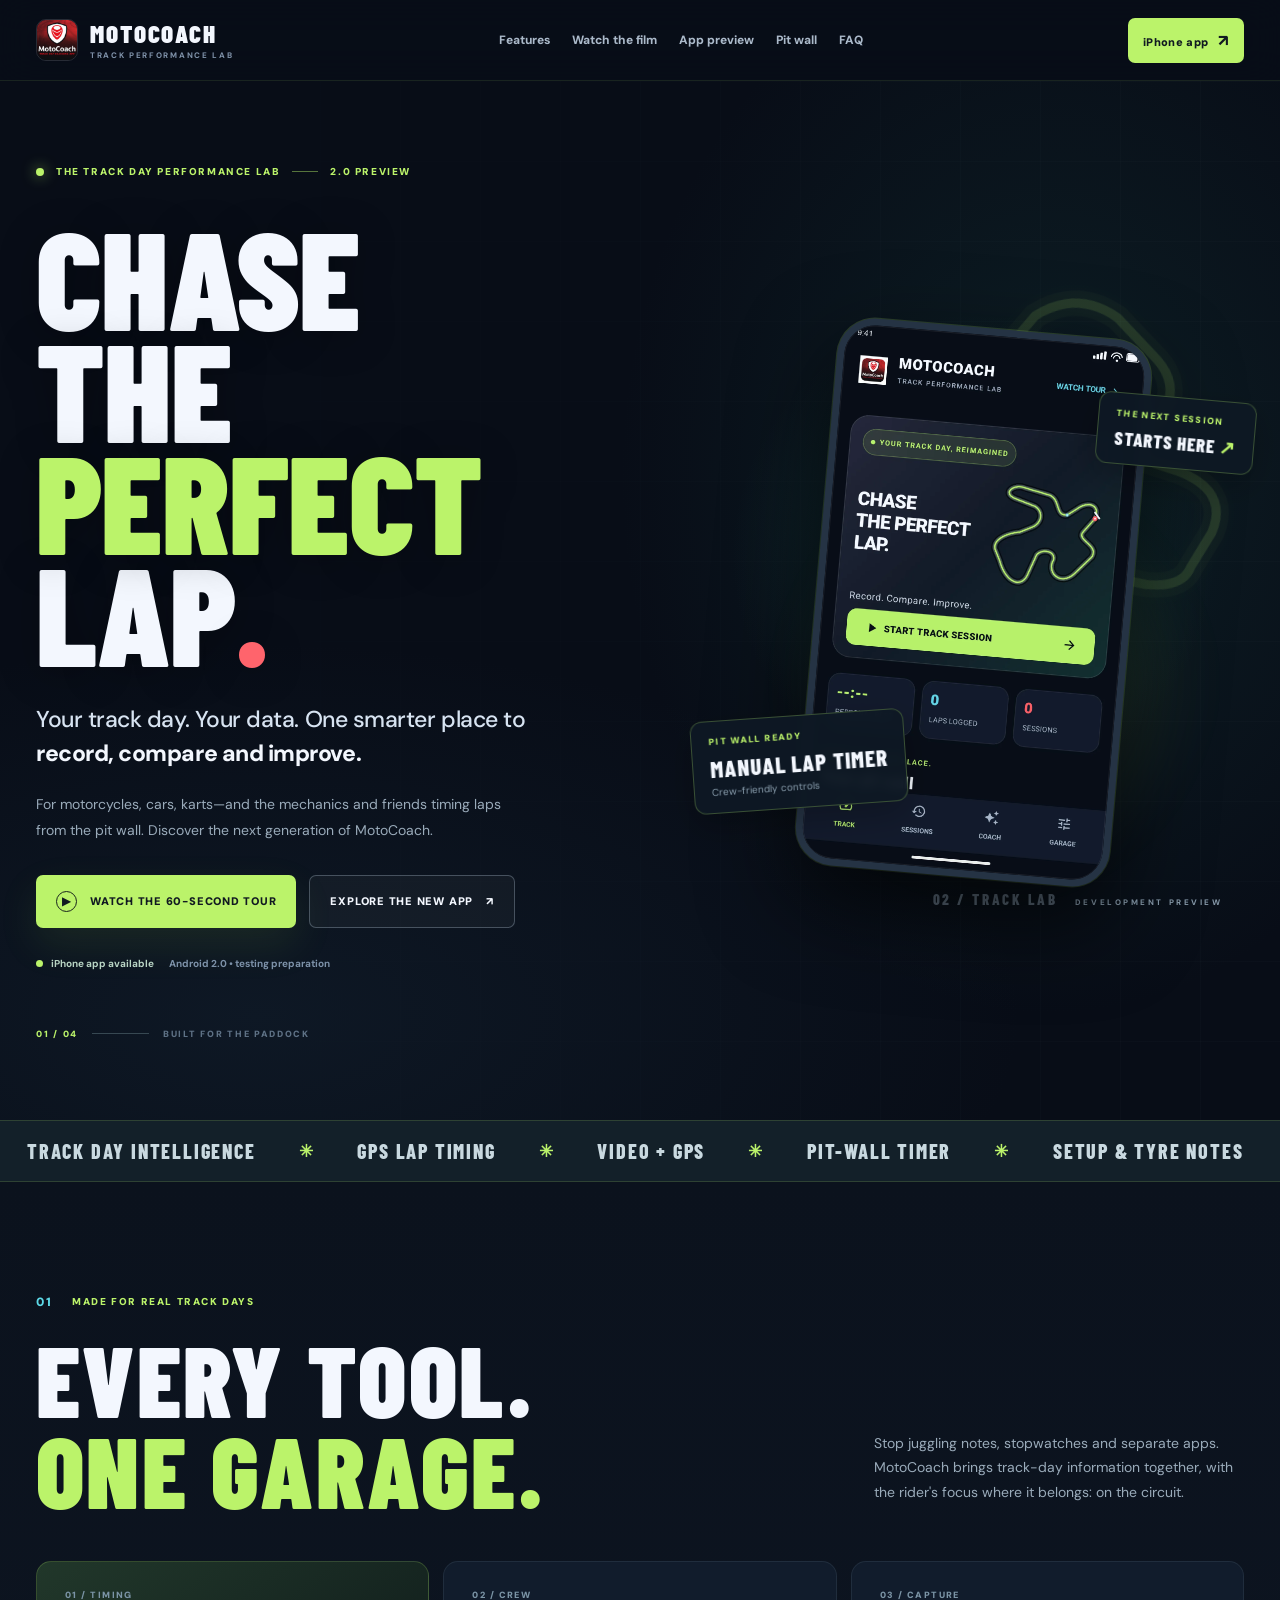
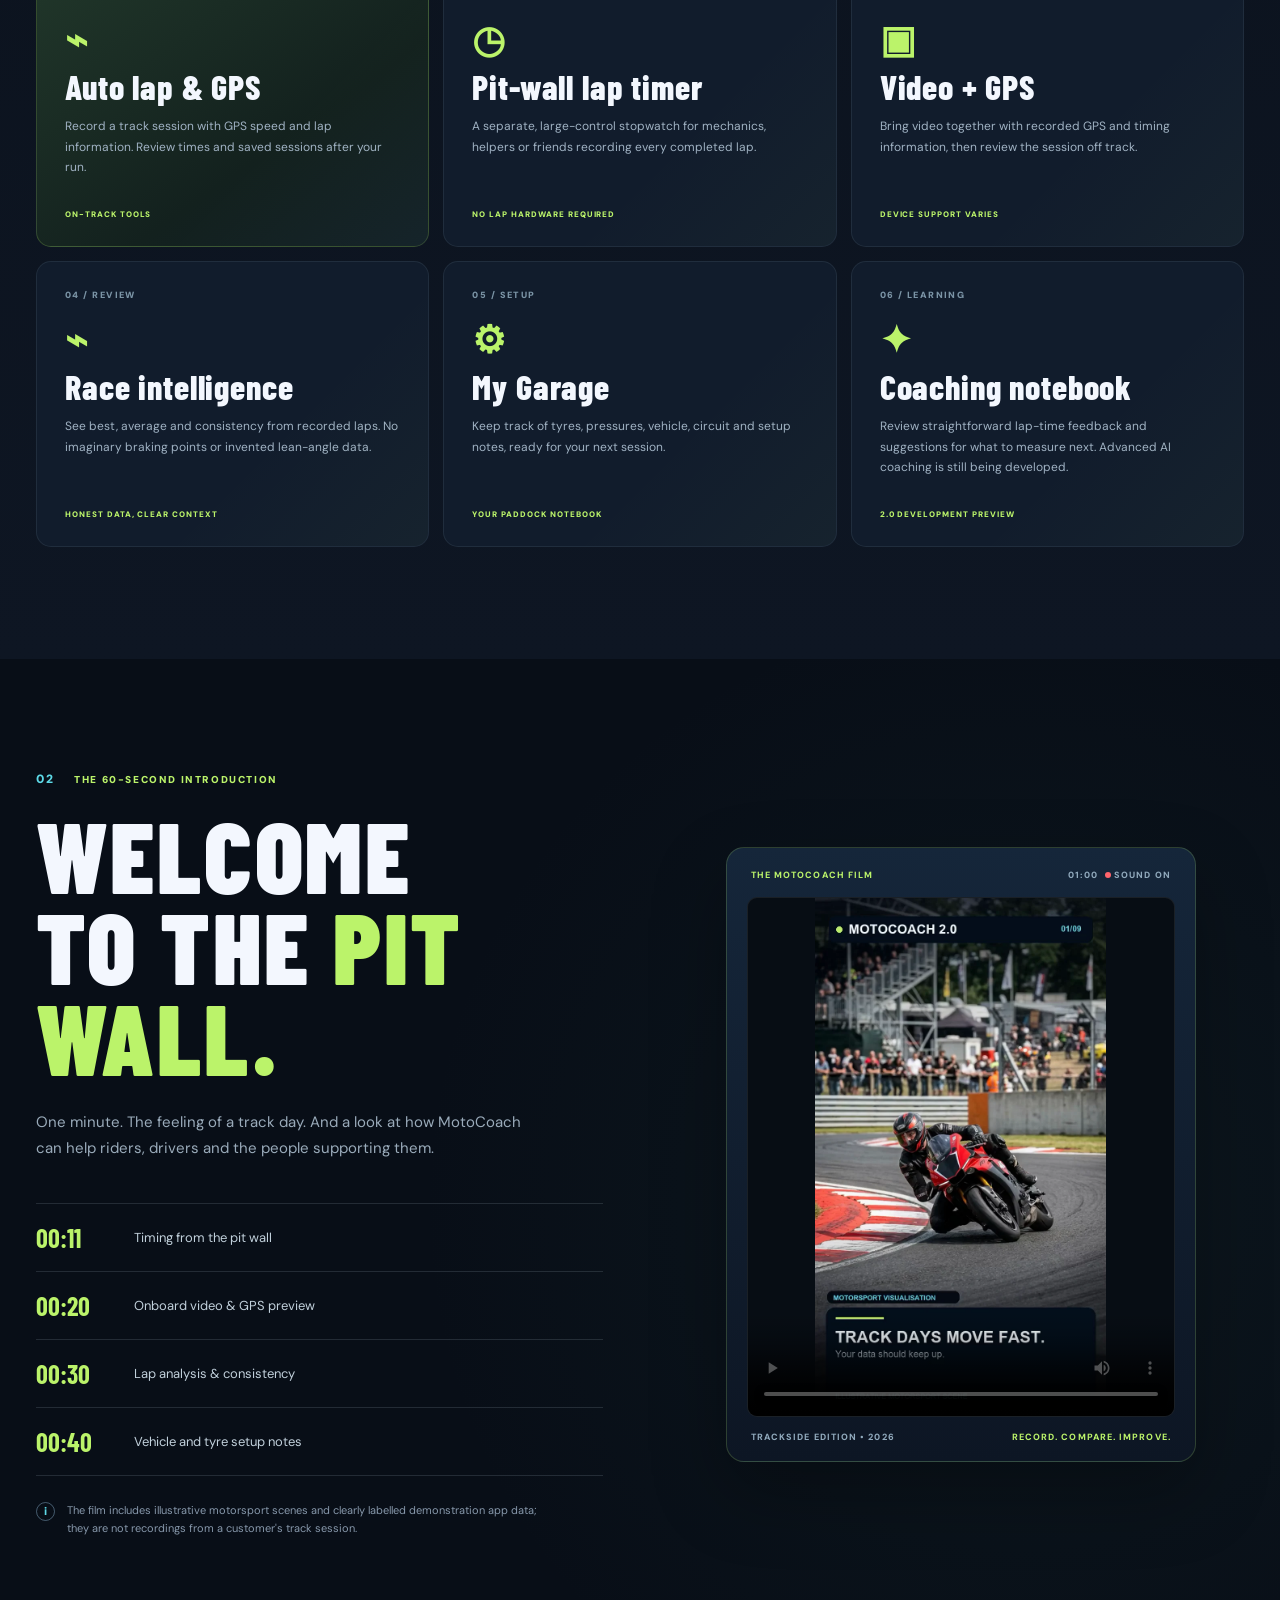
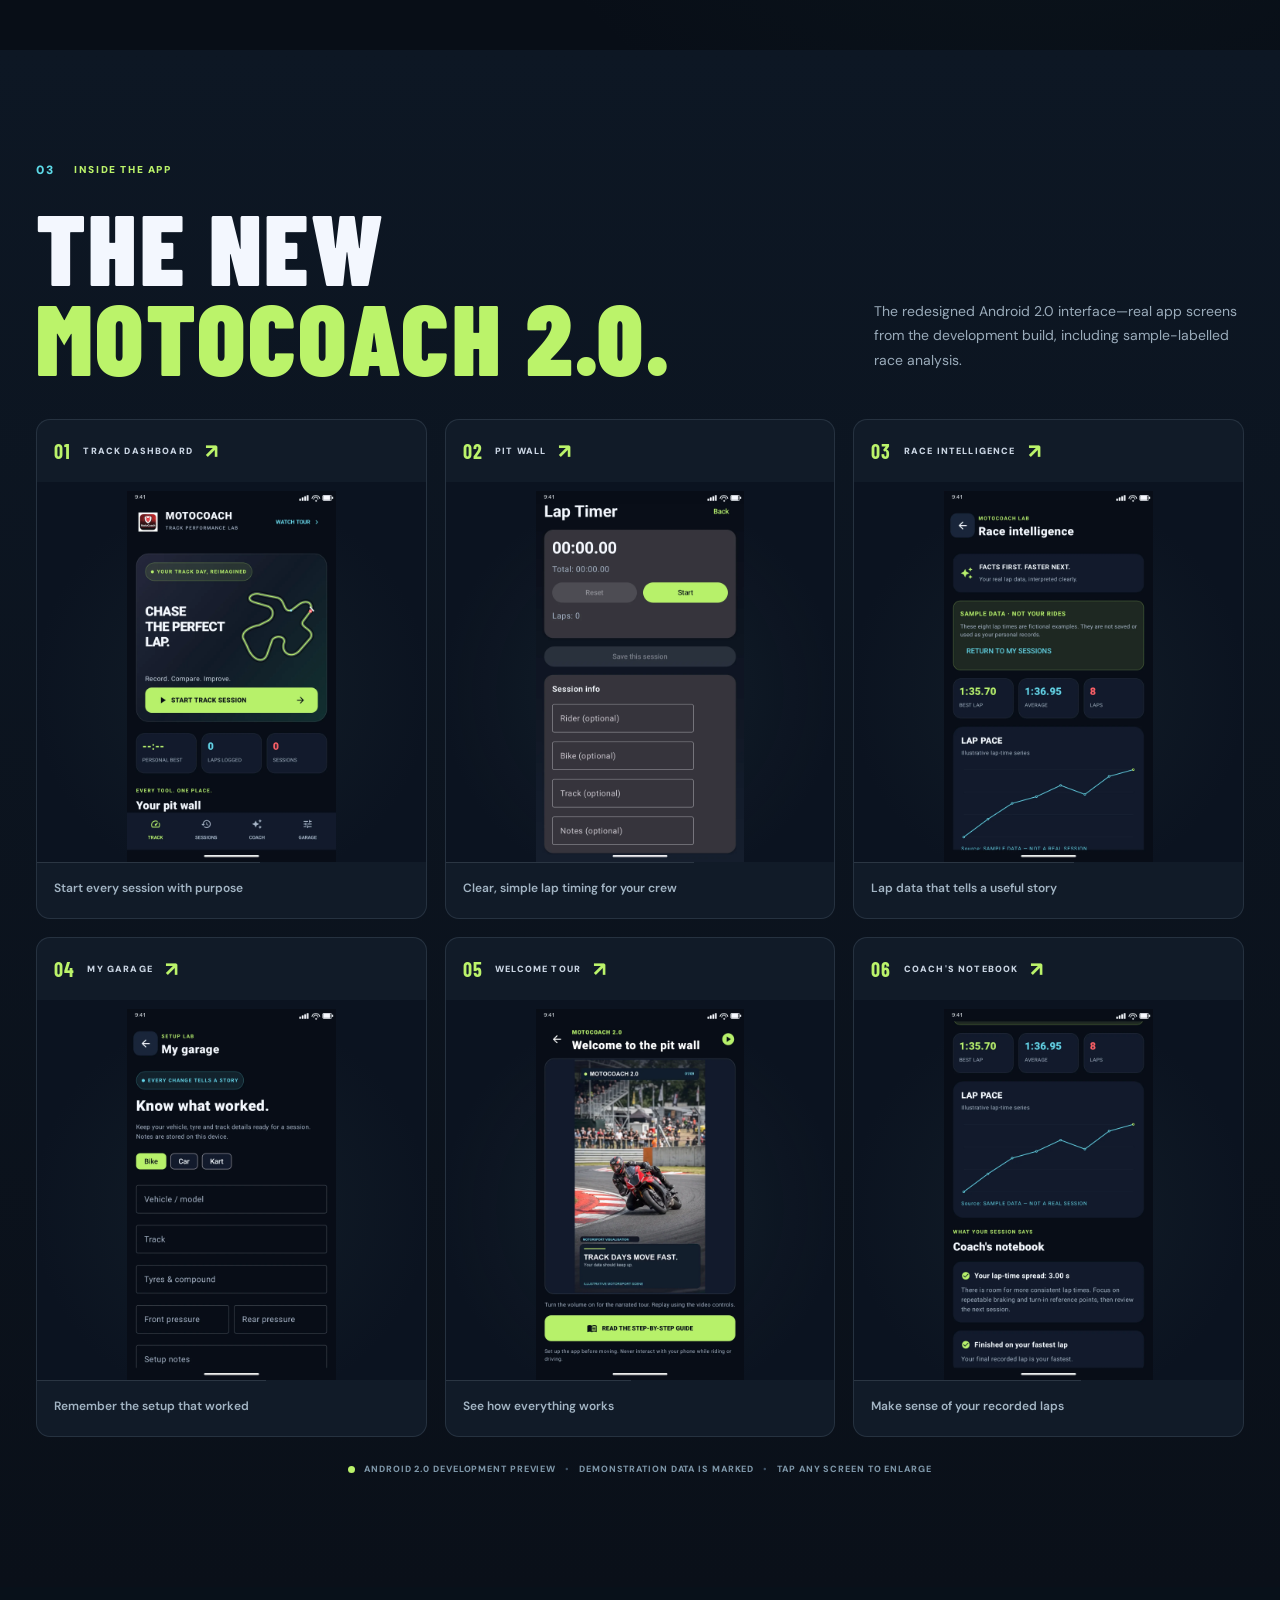
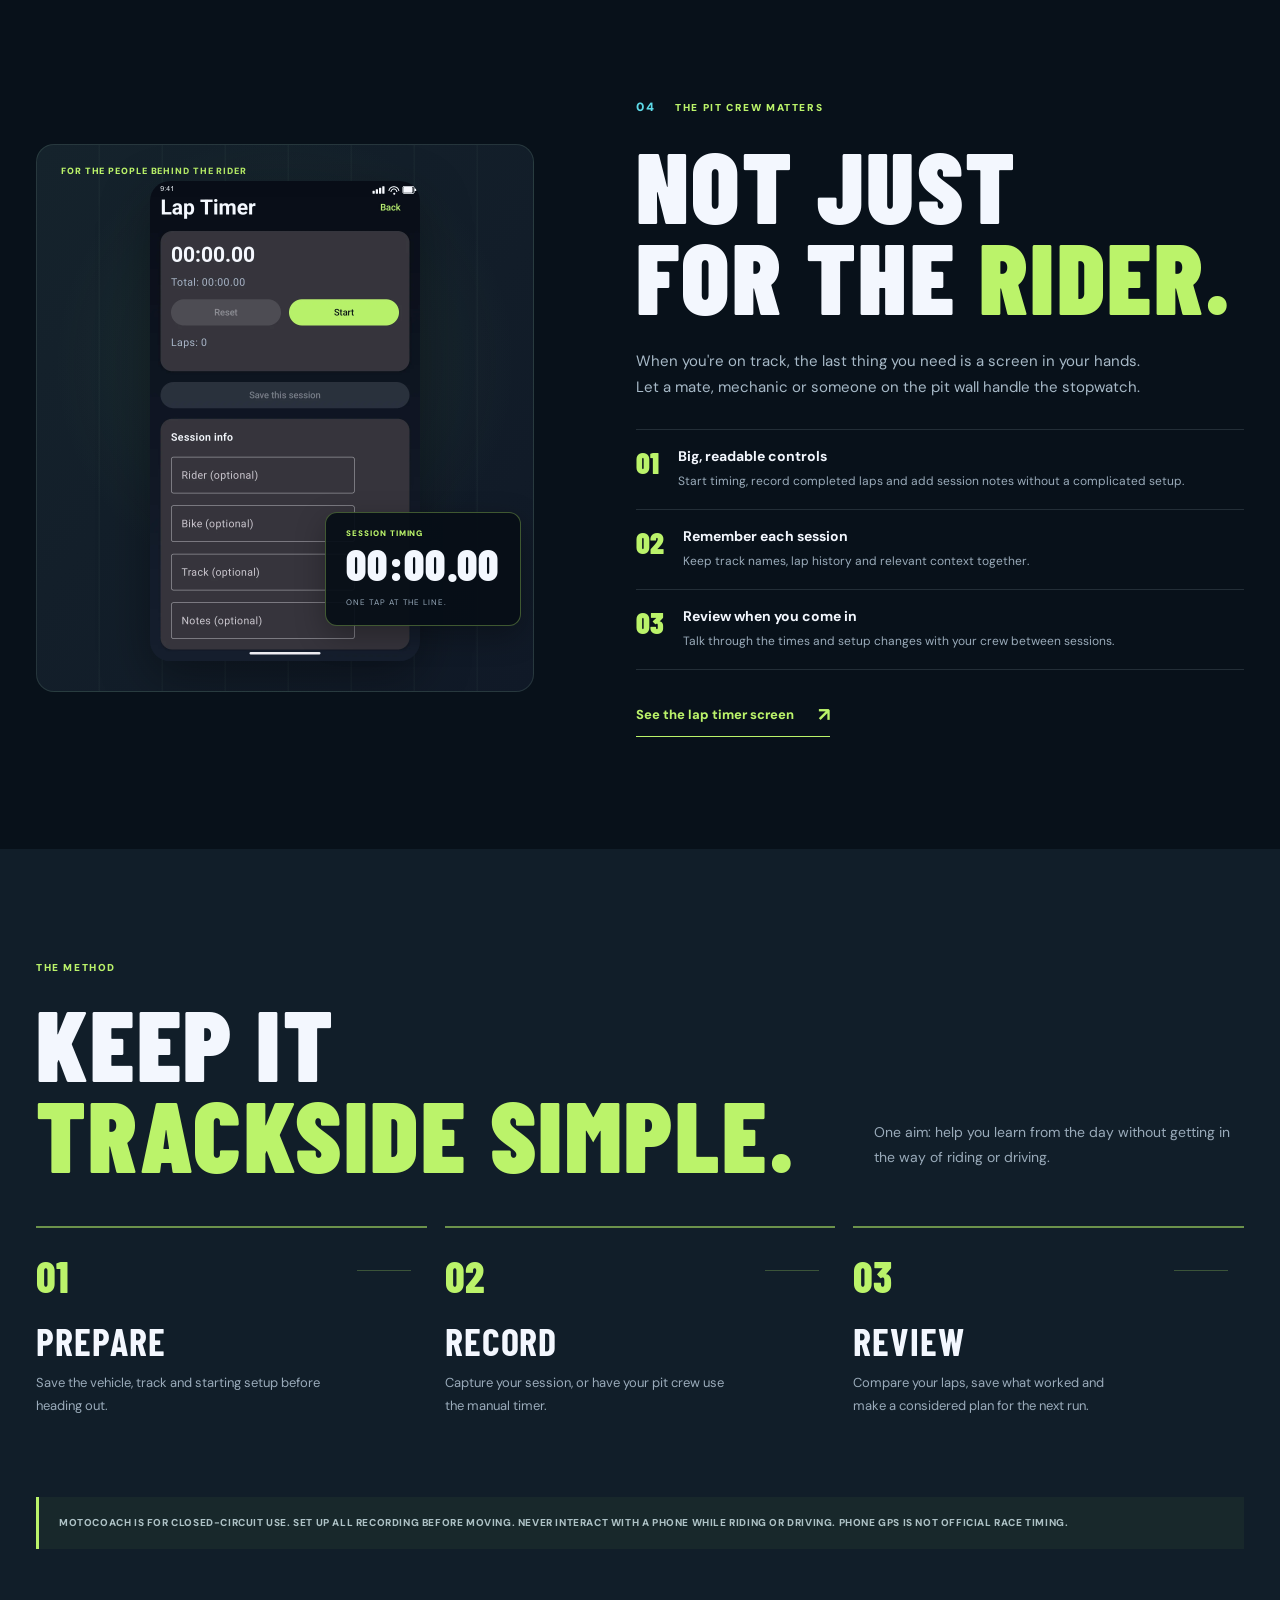
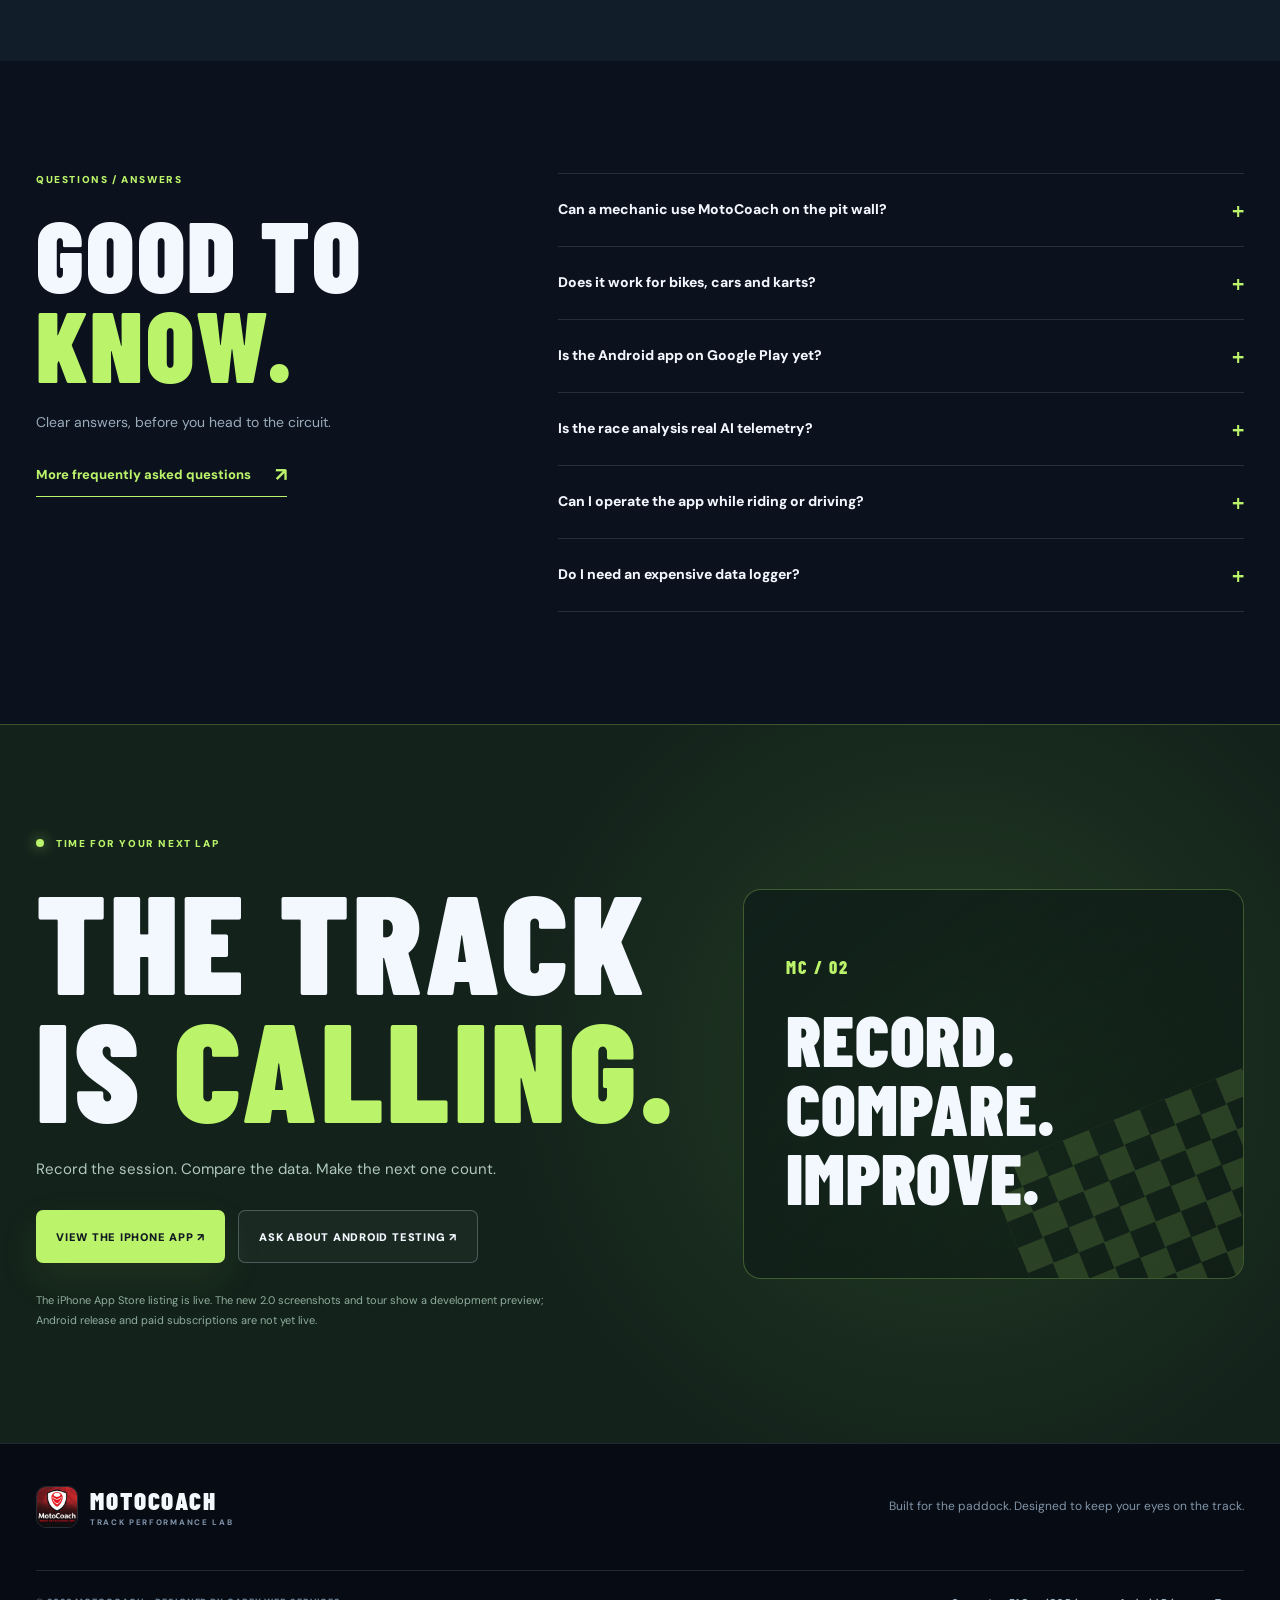
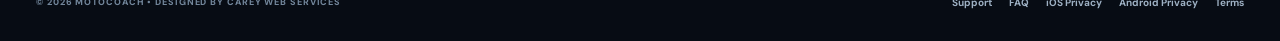
<file: index.html>
<!doctype html>
<html lang="en-IE">
<head>
  <meta charset="utf-8">
  <meta name="viewport" content="width=device-width, initial-scale=1">
  <meta name="theme-color" content="#080e18">
  <meta name="color-scheme" content="dark">
  <meta name="description" content="MotoCoach is a track-day companion for motorcyclists, car drivers and kart racers. Explore lap timing, pit-wall timing, video + GPS, race insights and setup notes in our MotoCoach 2.0 preview.">
  <meta name="robots" content="index,follow,max-image-preview:large,max-video-preview:-1">
  <meta name="author" content="Carey Web Services">
  <link rel="canonical" href="https://aimotocoach.com/">
  <link rel="icon" type="image/webp" href="/assets/v2/motocoach-icon.webp">
  <link rel="manifest" href="/site.webmanifest">
  <link rel="preload" as="image" href="/assets/v2/01_Track_Dashboard.webp" fetchpriority="high">
  <link rel="stylesheet" href="/assets/v2/site.css">
  <meta property="og:type" content="website">
  <meta property="og:site_name" content="MotoCoach">
  <meta property="og:locale" content="en_IE">
  <meta property="og:title" content="MotoCoach — Chase the Perfect Lap">
  <meta property="og:description" content="Track-day tools for riders, drivers and pit crews. Watch the 60-second MotoCoach 2.0 tour and explore the redesigned app.">
  <meta property="og:url" content="https://aimotocoach.com/">
  <meta property="og:image" content="https://aimotocoach.com/assets/v2/motocoach-feature.webp">
  <meta property="og:image:alt" content="MotoCoach track-day racing graphics and app branding">
  <meta name="twitter:card" content="summary_large_image">
  <meta name="twitter:title" content="MotoCoach — Record. Compare. Improve.">
  <meta name="twitter:description" content="Discover the track-day timing app and the new MotoCoach 2.0 preview.">
  <meta name="twitter:image" content="https://aimotocoach.com/assets/v2/motocoach-feature.webp">
  <title>MotoCoach — GPS Lap Timing, Pit-Wall Timer & Track-Day App</title>
  <script type="application/ld+json">
  {
    "@context":"https://schema.org",
    "@graph":[
      {"@type":"Organization","@id":"https://aimotocoach.com/#organization","name":"Carey Web Services","url":"https://aimotocoach.com/","email":"careywebservicesireland@gmail.com"},
      {"@type":"WebSite","@id":"https://aimotocoach.com/#website","url":"https://aimotocoach.com/","name":"MotoCoach","publisher":{"@id":"https://aimotocoach.com/#organization"},"inLanguage":"en-IE"},
      {"@type":"SoftwareApplication","@id":"https://aimotocoach.com/#app","name":"MotoCoach","description":"Track-day lap timing, video and GPS session tools, lap history and setup notes for motorcycles, cars and karts.","applicationCategory":"SportsApplication","operatingSystem":"iOS","url":"https://aimotocoach.com/","downloadUrl":"https://apps.apple.com/ie/app/aimotorbikecoach/id6755649378","publisher":{"@id":"https://aimotocoach.com/#organization"},"image":"https://aimotocoach.com/assets/v2/motocoach-icon.webp"},
      {"@type":"VideoObject","@id":"https://aimotocoach.com/#tour","name":"MotoCoach 2.0 — 60-second trackside introduction","description":"Narrated MotoCoach 2.0 preview featuring the pit-wall lap timer, video and GPS concept, racing insights and garage notes. Includes illustrative motorsport visuals and sample app data.","thumbnailUrl":"https://aimotocoach.com/assets/v2/motocoach-video-poster.webp","contentUrl":"https://aimotocoach.com/assets/v2/motocoach-2-trackside-60s.mp4","uploadDate":"2026-11-04","duration":"PT1M","inLanguage":"en-IE"}
    ]
  }
  </script>
</head>
<body>
  <a class="skip-link" href="#main">Skip to content</a>
  <div class="site-shell" id="top">
    <header class="site-header">
      <div class="nav-inner container">
        <a class="brand" href="/" aria-label="MotoCoach home"><img src="/assets/v2/motocoach-icon.webp" width="42" height="42" alt=""><span><strong>MOTOCOACH</strong><small>TRACK PERFORMANCE LAB</small></span></a>
        <nav class="desktop-nav" aria-label="Main navigation"><a href="#features">Features</a><a href="#video">Watch the film</a><a href="#screenshots">App preview</a><a href="#pitwall">Pit wall</a><a href="#questions">FAQ</a></nav>
        <div class="nav-actions"><a class="small-cta" href="https://apps.apple.com/ie/app/aimotorbikecoach/id6755649378" target="_blank" rel="noopener noreferrer">iPhone app <span aria-hidden="true">↗</span></a><button class="menu-toggle" type="button" aria-label="Open navigation" aria-expanded="false" aria-controls="mobile-nav"><span></span><span></span><span></span></button></div>
      </div>
      <nav id="mobile-nav" class="mobile-nav" aria-label="Mobile navigation" hidden><a href="#features">Features</a><a href="#video">Watch the film</a><a href="#screenshots">App preview</a><a href="#pitwall">Pit wall</a><a href="#questions">FAQ</a><a href="#download">Get MotoCoach</a></nav>
    </header>

    <main id="main">
      <section class="hero section-pad" aria-labelledby="hero-title">
        <div class="hero-grid container">
          <div class="hero-copy">
            <div class="eyebrow"><span class="live-dot"></span> THE TRACK DAY PERFORMANCE LAB <span class="eyebrow-line"></span> 2.0 PREVIEW</div>
            <h1 id="hero-title">CHASE<br>THE <em>PERFECT</em><br>LAP<span class="full-stop">.</span></h1>
            <p class="hero-lead">Your track day. Your data. One smarter place to <strong>record, compare and improve.</strong></p>
            <p class="hero-sub">For motorcycles, cars, karts—and the mechanics and friends timing laps from the pit wall. Discover the next generation of MotoCoach.</p>
            <div class="hero-buttons"><a class="button button-lime" href="#video"><span class="play-mark">▶</span> WATCH THE 60-SECOND TOUR</a><a class="button button-outline" href="#screenshots">EXPLORE THE NEW APP <span aria-hidden="true">↗</span></a></div>
            <div class="availability"><span class="availability-pill"><span class="green-mini"></span> iPhone app available</span><span class="availability-pill muted-pill">Android 2.0 • testing preparation</span></div>
            <div class="hero-index"><span>01 / 04</span><span class="hero-index-line"></span><span>BUILT FOR THE PADDOCK</span></div>
          </div>
          <div class="hero-visual">
            <div class="hero-grid-background" aria-hidden="true"></div>
            <svg class="circuit-hero" viewBox="0 0 520 430" fill="none" role="img" aria-label="Illustrative technical race circuit outline"><path d="M127 99 C157 73 191 78 211 87 L260 45 Q300 28 331 58 L359 99 Q378 128 351 154 L316 175 L361 198 Q404 222 383 256 L360 283 Q350 300 319 292 L271 274 L249 312 Q236 330 207 326 L164 313 Q135 306 128 274 L143 239 L107 229 Q67 210 89 174 L116 153 L93 130 Z" stroke="#b7f269" stroke-width="8" stroke-linecap="round" stroke-linejoin="round"/><path d="M127 99 C157 73 191 78 211 87 L260 45 Q300 28 331 58 L359 99 Q378 128 351 154 L316 175 L361 198 Q404 222 383 256 L360 283 Q350 300 319 292 L271 274 L249 312 Q236 330 207 326 L164 313 Q135 306 128 274 L143 239 L107 229 Q67 210 89 174 L116 153 L93 130 Z" stroke="#b7f269" stroke-opacity=".18" stroke-width="22"/><path d="M89 172 L115 180" stroke="white" stroke-width="4"/><path d="M91 180 L117 188" stroke="white" stroke-width="4"/><circle cx="268" cy="274" r="7" fill="#ff6669" stroke="#0a1220" stroke-width="5"/></svg>
            <div class="phone-halo"></div>
            <div class="phone-shot"><img src="/assets/v2/01_Track_Dashboard.webp" width="1080" height="1920" alt="MotoCoach 2.0 app preview showing Chase the Perfect Lap and a technical race-circuit graphic" fetchpriority="high"></div>
            <div class="floating-panel float-a"><span class="panel-label">PIT WALL READY</span><strong>MANUAL LAP TIMER</strong><span class="panel-mini">Crew-friendly controls</span></div>
            <div class="floating-panel float-b"><span class="panel-label">THE NEXT SESSION</span><strong>STARTS HERE <span>↗</span></strong></div>
            <div class="hero-visual-caption">02 / TRACK LAB <span>DEVELOPMENT PREVIEW</span></div>
          </div>
        </div>
      </section>

      <div class="track-strip" aria-label="MotoCoach core tools"><div class="track-strip-inner"><span>TRACK DAY INTELLIGENCE</span><span class="cross">✳</span><span>GPS LAP TIMING</span><span class="cross">✳</span><span>VIDEO + GPS</span><span class="cross">✳</span><span>PIT-WALL TIMER</span><span class="cross">✳</span><span>SETUP & TYRE NOTES</span><span class="cross">✳</span><span>RECORD. COMPARE. IMPROVE.</span></div></div>

      <section class="section-pad features-section" id="features" aria-labelledby="features-title">
        <div class="container">
          <div class="section-header"><div><span class="eyebrow eyebrow-plain"><span class="section-number">01</span> MADE FOR REAL TRACK DAYS</span><h2 id="features-title">EVERY TOOL.<br><em>ONE GARAGE.</em></h2></div><p>Stop juggling notes, stopwatches and separate apps. MotoCoach brings track-day information together, with the rider's focus where it belongs: on the circuit.</p></div>
          <div class="feature-grid">
            <article class="feature-card feature-spotlight"><span class="feature-counter">01 / TIMING</span><span class="feature-icon">⌁</span><h3>Auto lap & GPS</h3><p>Record a track session with GPS speed and lap information. Review times and saved sessions after your run.</p><div class="feature-tag">ON-TRACK TOOLS</div></article>
            <article class="feature-card"><span class="feature-counter">02 / CREW</span><span class="feature-icon">◷</span><h3>Pit-wall lap timer</h3><p>A separate, large-control stopwatch for mechanics, helpers or friends recording every completed lap.</p><div class="feature-tag">NO LAP HARDWARE REQUIRED</div></article>
            <article class="feature-card"><span class="feature-counter">03 / CAPTURE</span><span class="feature-icon">▣</span><h3>Video + GPS</h3><p>Bring video together with recorded GPS and timing information, then review the session off track.</p><div class="feature-tag">DEVICE SUPPORT VARIES</div></article>
            <article class="feature-card"><span class="feature-counter">04 / REVIEW</span><span class="feature-icon">⌁</span><h3>Race intelligence</h3><p>See best, average and consistency from recorded laps. No imaginary braking points or invented lean-angle data.</p><div class="feature-tag">HONEST DATA, CLEAR CONTEXT</div></article>
            <article class="feature-card"><span class="feature-counter">05 / SETUP</span><span class="feature-icon">⚙</span><h3>My Garage</h3><p>Keep track of tyres, pressures, vehicle, circuit and setup notes, ready for your next session.</p><div class="feature-tag">YOUR PADDOCK NOTEBOOK</div></article>
            <article class="feature-card"><span class="feature-counter">06 / LEARNING</span><span class="feature-icon">✦</span><h3>Coaching notebook</h3><p>Review straightforward lap-time feedback and suggestions for what to measure next. Advanced AI coaching is still being developed.</p><div class="feature-tag">2.0 DEVELOPMENT PREVIEW</div></article>
          </div>
        </div>
      </section>

      <section class="film-section section-pad" id="video" aria-labelledby="film-title">
        <div class="container film-grid">
          <div class="film-copy"><span class="eyebrow eyebrow-plain"><span class="section-number">02</span> THE 60-SECOND INTRODUCTION</span><h2 id="film-title">WELCOME<br>TO THE <em>PIT WALL.</em></h2><p>One minute. The feeling of a track day. And a look at how MotoCoach can help riders, drivers and the people supporting them.</p>
            <div class="film-timeline"><div><b>00:11</b><span>Timing from the pit wall</span></div><div><b>00:20</b><span>Onboard video & GPS preview</span></div><div><b>00:30</b><span>Lap analysis & consistency</span></div><div><b>00:40</b><span>Vehicle and tyre setup notes</span></div></div>
            <p class="film-disclaimer"><span class="disclaimer-mark">i</span> The film includes illustrative motorsport scenes and clearly labelled demonstration app data; they are not recordings from a customer's track session.</p>
          </div>
          <div class="film-frame"><div class="film-topline"><span>THE MOTOCOACH FILM</span><span>01:00 <span class="red-dot"></span> SOUND ON</span></div>
            <video class="tour-video" controls playsinline preload="metadata" poster="/assets/v2/motocoach-video-poster.webp" width="720" height="1280" aria-label="Watch the MotoCoach 2.0 60-second narrated trackside introduction"><source src="/assets/v2/motocoach-2-trackside-60s.mp4" type="video/mp4">Your browser cannot play this video. <a href="/assets/v2/motocoach-2-trackside-60s.mp4">Open the MotoCoach video</a>.</video>
            <div class="film-bottomline"><span>TRACKSIDE EDITION • 2026</span><span>RECORD. COMPARE. IMPROVE.</span></div>
          </div>
        </div>
      </section>

      <section class="gallery-section section-pad" id="screenshots" aria-labelledby="gallery-title">
        <div class="container"><div class="section-header gallery-header"><div><span class="eyebrow eyebrow-plain"><span class="section-number">03</span> INSIDE THE APP</span><h2 id="gallery-title">THE NEW<br><em>MOTOCOACH 2.0.</em></h2></div><p>The redesigned Android 2.0 interface—real app screens from the development build, including sample-labelled race analysis.</p></div>
          <div class="gallery-grid">
            <button class="shot-card" type="button" data-lightbox="0" aria-label="Enlarge Track dashboard screenshot"><span class="shot-top"><b>01</b><span>TRACK DASHBOARD</span><span>↗</span></span><img src="/assets/v2/01_Track_Dashboard.webp" loading="lazy" width="1080" height="1920" alt="MotoCoach 2.0 home dashboard with racing circuit illustration"><span class="shot-bottom">Start every session with purpose</span></button>
            <button class="shot-card" type="button" data-lightbox="1" aria-label="Enlarge Pit-wall lap timer screenshot"><span class="shot-top"><b>02</b><span>PIT WALL</span><span>↗</span></span><img src="/assets/v2/02_Pit_Wall_Lap_Timer.webp" loading="lazy" width="1080" height="1920" alt="Manual lap timer with start button and track session fields"><span class="shot-bottom">Clear, simple lap timing for your crew</span></button>
            <button class="shot-card" type="button" data-lightbox="2" aria-label="Enlarge Race intelligence screenshot"><span class="shot-top"><b>03</b><span>RACE INTELLIGENCE</span><span>↗</span></span><img src="/assets/v2/03_Race_Intelligence_Demo.webp" loading="lazy" width="1080" height="1920" alt="Sample-data race intelligence screen with best lap and lap-time chart"><span class="shot-bottom">Lap data that tells a useful story</span></button>
            <button class="shot-card" type="button" data-lightbox="3" aria-label="Enlarge Garage setup screenshot"><span class="shot-top"><b>04</b><span>MY GARAGE</span><span>↗</span></span><img src="/assets/v2/04_Garage_Setup.webp" loading="lazy" width="1080" height="1920" alt="Garage form for vehicle, track, tyres and front and rear pressures"><span class="shot-bottom">Remember the setup that worked</span></button>
            <button class="shot-card" type="button" data-lightbox="4" aria-label="Enlarge Welcome tour screenshot"><span class="shot-top"><b>05</b><span>WELCOME TOUR</span><span>↗</span></span><img src="/assets/v2/05_Trackside_Welcome.webp" loading="lazy" width="1080" height="1920" alt="MotoCoach narrated welcome tour on the app screen"><span class="shot-bottom">See how everything works</span></button>
            <button class="shot-card" type="button" data-lightbox="5" aria-label="Enlarge Coach notebook screenshot"><span class="shot-top"><b>06</b><span>COACH'S NOTEBOOK</span><span>↗</span></span><img src="/assets/v2/06_Coach_Debrief_Demo.webp" loading="lazy" width="1080" height="1920" alt="Sample lap performance chart and coach notebook insights"><span class="shot-bottom">Make sense of your recorded laps</span></button>
          </div>
          <div class="gallery-note"><span class="note-dot"></span> ANDROID 2.0 DEVELOPMENT PREVIEW <span>•</span> DEMONSTRATION DATA IS MARKED <span>•</span> TAP ANY SCREEN TO ENLARGE</div>
        </div>
      </section>

      <section class="pit-section section-pad" id="pitwall" aria-labelledby="pit-title"><div class="container pit-grid"><div class="pit-image"><span class="image-kicker">FOR THE PEOPLE BEHIND THE RIDER</span><img src="/assets/v2/02_Pit_Wall_Lap_Timer.webp" width="1080" height="1920" loading="lazy" alt="MotoCoach manual lap timer interface showing large stopwatch buttons"><div class="time-float"><span>SESSION TIMING</span><strong>00:00.00</strong><small>ONE TAP AT THE LINE.</small></div></div><div class="pit-copy"><span class="eyebrow eyebrow-plain"><span class="section-number">04</span> THE PIT CREW MATTERS</span><h2 id="pit-title">NOT JUST<br>FOR THE <em>RIDER.</em></h2><p>When you're on track, the last thing you need is a screen in your hands. Let a mate, mechanic or someone on the pit wall handle the stopwatch.</p><div class="pit-points"><div><span>01</span><div><strong>Big, readable controls</strong><p>Start timing, record completed laps and add session notes without a complicated setup.</p></div></div><div><span>02</span><div><strong>Remember each session</strong><p>Keep track names, lap history and relevant context together.</p></div></div><div><span>03</span><div><strong>Review when you come in</strong><p>Talk through the times and setup changes with your crew between sessions.</p></div></div></div><a class="underlined-link" href="#screenshots">See the lap timer screen <span>↗</span></a></div></div></section>

      <section class="method-section section-pad" aria-labelledby="method-title"><div class="container"><div class="section-header"><div><span class="eyebrow eyebrow-plain">THE METHOD</span><h2 id="method-title">KEEP IT<br><em>TRACKSIDE SIMPLE.</em></h2></div><p>One aim: help you learn from the day without getting in the way of riding or driving.</p></div><div class="method-grid"><div><span>01 <i></i></span><h3>PREPARE</h3><p>Save the vehicle, track and starting setup before heading out.</p></div><div><span>02 <i></i></span><h3>RECORD</h3><p>Capture your session, or have your pit crew use the manual timer.</p></div><div><span>03 <i></i></span><h3>REVIEW</h3><p>Compare your laps, save what worked and make a considered plan for the next run.</p></div></div><p class="safety">MOTOCOACH IS FOR CLOSED-CIRCUIT USE. SET UP ALL RECORDING BEFORE MOVING. NEVER INTERACT WITH A PHONE WHILE RIDING OR DRIVING. PHONE GPS IS NOT OFFICIAL RACE TIMING.</p></div></section>

      <section class="faq-section section-pad" id="questions" aria-labelledby="faq-title"><div class="container faq-grid"><div><span class="eyebrow eyebrow-plain">QUESTIONS / ANSWERS</span><h2 id="faq-title">GOOD TO<br><em>KNOW.</em></h2><p>Clear answers, before you head to the circuit.</p><a class="underlined-link" href="/faq.html">More frequently asked questions <span>↗</span></a></div><div class="faq-items">
        <details><summary>Can a mechanic use MotoCoach on the pit wall?<span>+</span></summary><p>Yes. The 2.0 development build includes a separate manual stopwatch and session fields designed for pit-wall helpers. It does not require them to be on the motorcycle or in the car.</p></details>
        <details><summary>Does it work for bikes, cars and karts?<span>+</span></summary><p>The MotoCoach 2.0 design supports a vehicle choice for bikes, cars and karts. The feature set and availability can differ between the currently available iPhone app and the unreleased Android version.</p></details>
        <details><summary>Is the Android app on Google Play yet?<span>+</span></summary><p>No. MotoCoach 2.0 for Android is being prepared for Google Play testing. The screenshots and video on this page demonstrate that development version, not a live Android store download.</p></details>
        <details><summary>Is the race analysis real AI telemetry?<span>+</span></summary><p>The 2.0 preview uses recorded lap times to calculate useful summaries; example charts are explicitly marked sample data. It cannot infer lean angle, grip or exact braking points without appropriate sensors. More advanced AI coaching is planned.</p></details>
        <details><summary>Can I operate the app while riding or driving?<span>+</span></summary><p>No. Mount and configure devices safely while stationary. Never interact with an app while moving, and follow circuit rules and official track-day briefings.</p></details>
        <details><summary>Do I need an expensive data logger?<span>+</span></summary><p>The phone-based features are designed to work without a separate dedicated timing system. Device GPS and camera quality affect results; a phone does not replace an official timing transponder.</p></details>
      </div></div></section>

      <section class="final-cta section-pad" id="download"><div class="container final-grid"><div><span class="eyebrow eyebrow-plain"><span class="live-dot"></span> TIME FOR YOUR NEXT LAP</span><h2>THE TRACK<br>IS <em>CALLING.</em></h2><p>Record the session. Compare the data. Make the next one count.</p><div class="cta-actions"><a class="button button-lime" href="https://apps.apple.com/ie/app/aimotorbikecoach/id6755649378" target="_blank" rel="noopener noreferrer">VIEW THE iPHONE APP ↗</a><a class="button button-outline" href="mailto:careywebservicesireland@gmail.com?subject=MotoCoach%202.0%20Android%20testing">ASK ABOUT ANDROID TESTING ↗</a></div><p class="release-fineprint">The iPhone App Store listing is live. The new 2.0 screenshots and tour show a development preview; Android release and paid subscriptions are not yet live.</p></div><div class="final-art" aria-hidden="true"><span>MC / 02</span><strong>RECORD.<br>COMPARE.<br>IMPROVE.</strong><div class="checker"></div></div></div></section>
    </main>
    <footer class="footer"><div class="container footer-top"><a class="brand" href="/" aria-label="MotoCoach home"><img src="/assets/v2/motocoach-icon.webp" width="42" height="42" alt=""><span><strong>MOTOCOACH</strong><small>TRACK PERFORMANCE LAB</small></span></a><p>Built for the paddock. Designed to keep your eyes on the track.</p></div><div class="container footer-bottom"><span>© <span id="year">2026</span> MOTOCOACH • DESIGNED BY CAREY WEB SERVICES</span><div><a href="/support.html">Support</a><a href="/faq.html">FAQ</a><a href="/privacy.html">iOS Privacy</a><a href="/privacy-android.html">Android Privacy</a><a href="/terms.html">Terms</a></div></div></footer>
  </div>
  <div class="lightbox" role="dialog" aria-modal="true" aria-label="App screenshot preview" hidden><button class="lightbox-close" aria-label="Close screenshot preview" type="button">×</button><button class="lightbox-prev" type="button" aria-label="Previous screenshot">‹</button><figure><img alt=""><figcaption></figcaption></figure><button class="lightbox-next" type="button" aria-label="Next screenshot">›</button></div>
  <script src="/assets/v2/site.js" defer></script>
</body>
</html>
</file>
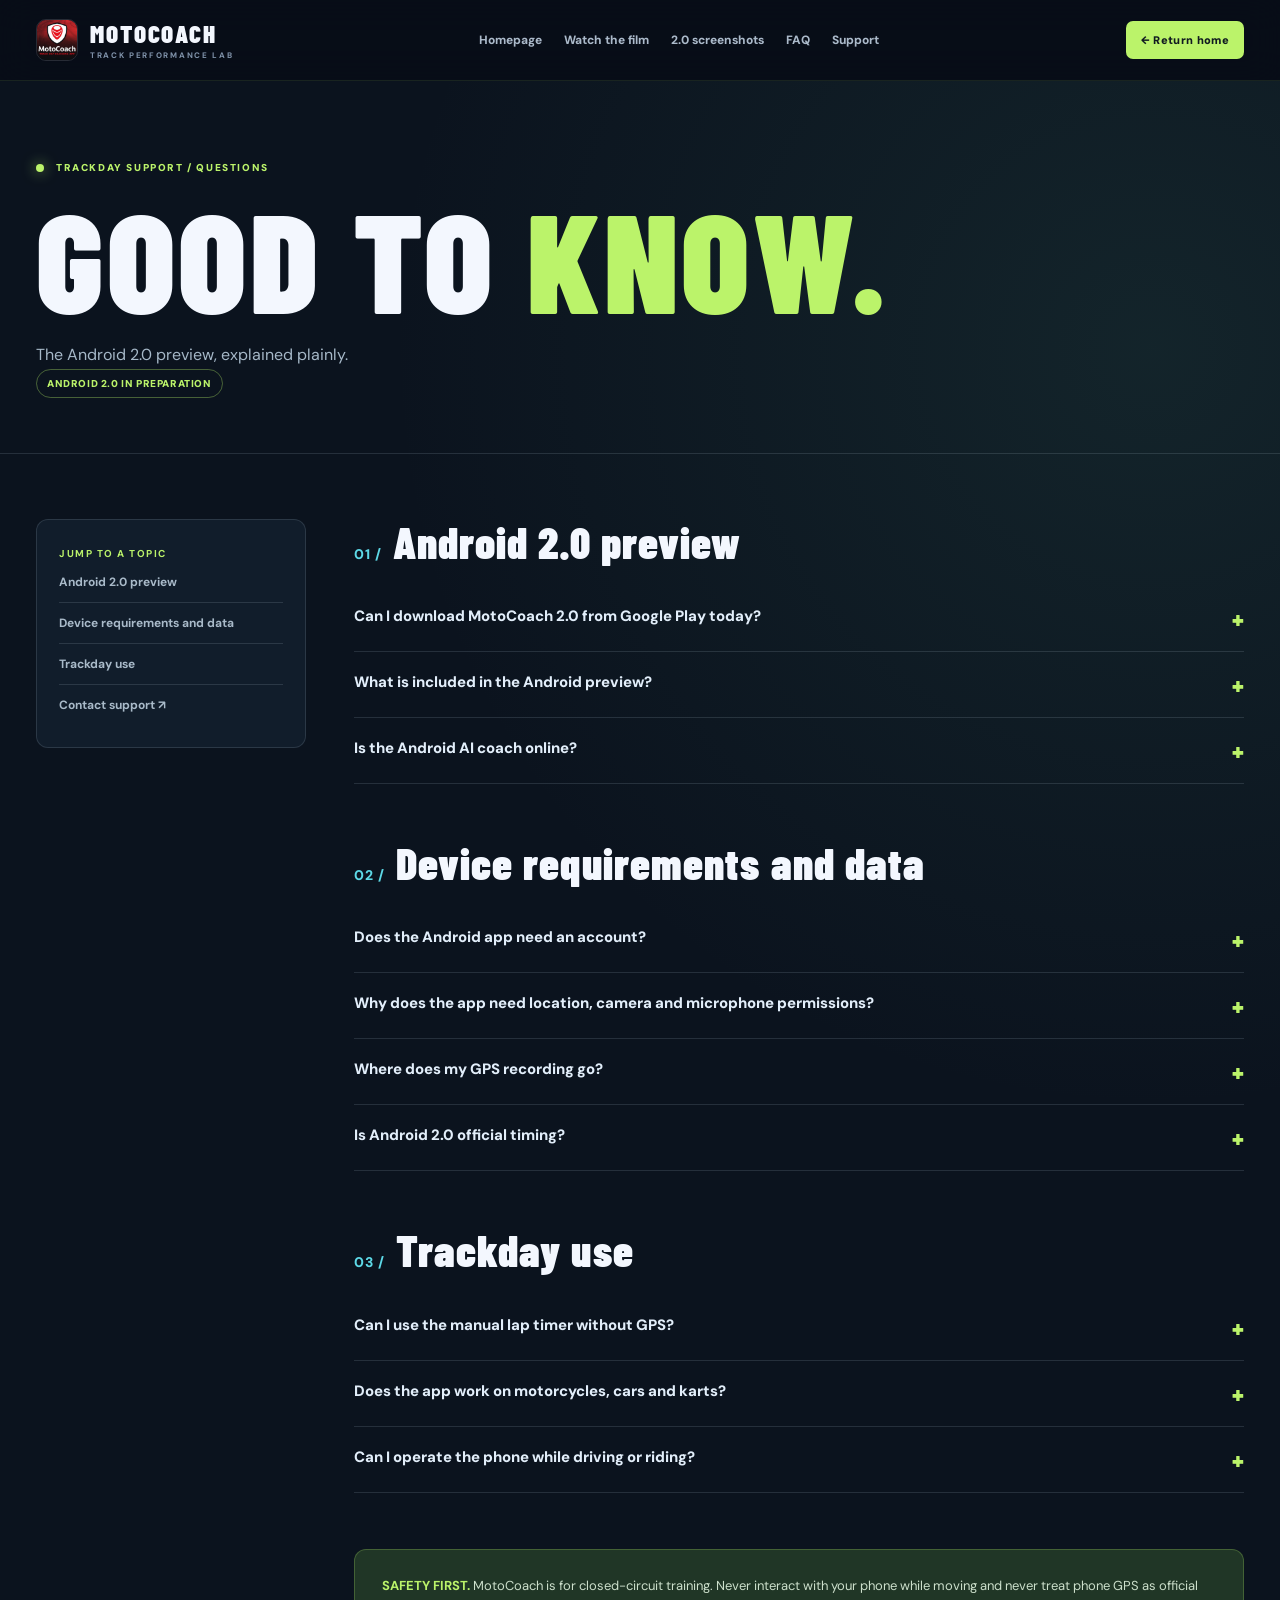
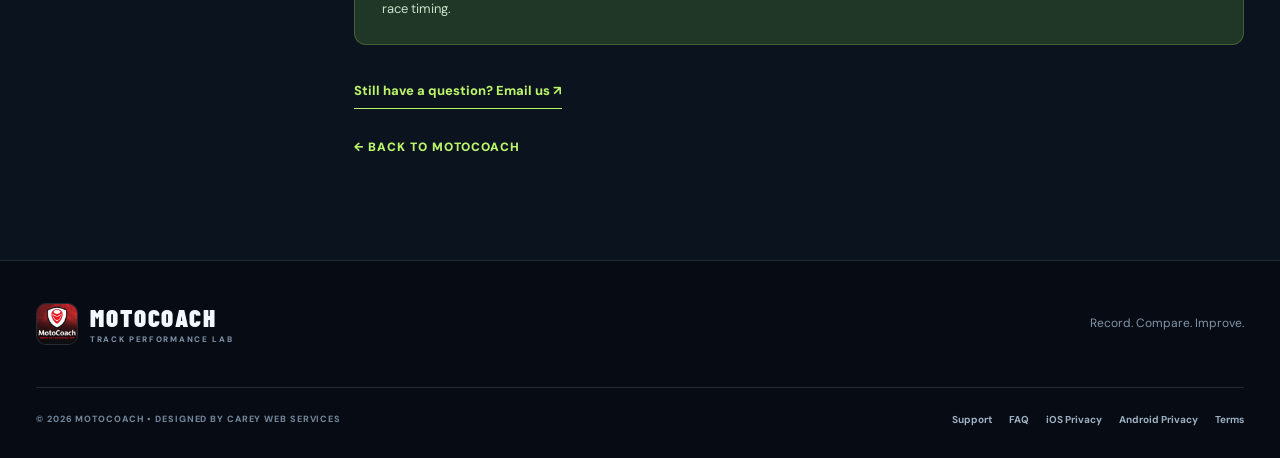
<file: faq-android.html>
<!doctype html><html lang="en-IE"><head><meta charset="utf-8"><meta name="viewport" content="width=device-width,initial-scale=1"><meta name="theme-color" content="#080d17"><meta name="description" content="Answers about the MotoCoach Android 2.0 development build, GPS timing, video recording, safety and privacy."><meta name="robots" content="index,follow,max-image-preview:large"><link rel="canonical" href="https://aimotocoach.com/faq-android.html"><link rel="icon" href="/assets/v2/motocoach-icon.webp" type="image/webp"><link rel="stylesheet" href="/assets/v2/site.css"><link rel="stylesheet" href="/assets/v2/subpages.css"><meta property="og:type" content="website"><meta property="og:title" content="MotoCoach Android — Help &amp; FAQ"><meta property="og:description" content="Answers about the MotoCoach Android 2.0 development build, GPS timing, video recording, safety and privacy."><meta property="og:url" content="https://aimotocoach.com/faq-android.html"><meta property="og:image" content="https://aimotocoach.com/assets/v2/motocoach-feature.webp"><title>MotoCoach Android — Help &amp; FAQ</title></head><body><a class="skip-link" href="#content">Skip to content</a><header class="site-header"><div class="nav-inner container"><a class="brand" href="/"><img src="/assets/v2/motocoach-icon.webp" width="42" height="42" alt=""><span><strong>MOTOCOACH</strong><small>TRACK PERFORMANCE LAB</small></span></a><nav class="desktop-nav" aria-label="Page navigation"><a href="/">Homepage</a><a href="/#video">Watch the film</a><a href="/#screenshots">2.0 screenshots</a><a href="/faq.html">FAQ</a><a href="/support.html">Support</a></nav><a class="small-cta" href="/">← Return home</a></div></header><main id="content" class="subpage"><section class="sub-hero"><div class="container"><span class="eyebrow eyebrow-plain"><span class="live-dot"></span> TRACKDAY SUPPORT / QUESTIONS</span><h1>GOOD TO <em>KNOW.</em></h1><p>The Android 2.0 preview, explained plainly.</p><span class="sub-pill">ANDROID 2.0 IN PREPARATION</span></div></section><div class="container sub-content"><div class="sub-columns"><nav class="sub-toc" aria-label="FAQ categories"><strong>JUMP TO A TOPIC</strong><a href="#group0">Android 2.0 preview</a><a href="#group1">Device requirements and data</a><a href="#group2">Trackday use</a><a href="/support.html">Contact support ↗</a></nav><div><section class="sub-block sub-faq" id="group0"><h2><small>01 /</small> Android 2.0 preview</h2><details><summary>Can I download MotoCoach 2.0 from Google Play today?<span>+</span></summary><p>Not yet. Android 2.0 is being prepared for Google Play closed testing and is not a public Play Store download. Contact support if you are interested in testing when available.</p></details><details><summary>What is included in the Android preview?<span>+</span></summary><p>The development version includes a redesigned track dashboard, manual pit-wall lap timer, local GPS session tracking and Video + GPS workflows, lap-time summaries and a garage notebook.</p></details><details><summary>Is the Android AI coach online?<span>+</span></summary><p>No. The current 2.0 analysis is grounded in saved lap times and uses sample-labelled demo data where appropriate. Connected AI coaching and paid subscriptions are future work, not live features.</p></details></section><section class="sub-block sub-faq" id="group1"><h2><small>02 /</small> Device requirements and data</h2><details><summary>Does the Android app need an account?<span>+</span></summary><p>The current Android development version does not require an account or login.</p></details><details><summary>Why does the app need location, camera and microphone permissions?<span>+</span></summary><p>Location supports GPS speed and lap timing. Camera supports optional Video + GPS recording. Microphone may be used when you choose to capture audio with video. You can decline permissions; some capture features will not work without them.</p></details><details><summary>Where does my GPS recording go?<span>+</span></summary><p>Session and telemetry data are saved on your device. Sharing a file is user-initiated, using the app or service you select. Read our Android privacy policy for details.</p></details><details><summary>Is Android 2.0 official timing?<span>+</span></summary><p>No. It is a training aid and must not replace official race timing, a transponder or track safety equipment.</p></details></section><section class="sub-block sub-faq" id="group2"><h2><small>03 /</small> Trackday use</h2><details><summary>Can I use the manual lap timer without GPS?<span>+</span></summary><p>Yes. The separate manual timer is intended for a helper on the pit wall to time completed laps, regardless of the rider's GPS recording.</p></details><details><summary>Does the app work on motorcycles, cars and karts?<span>+</span></summary><p>The 2.0 preview includes vehicle setup options for bikes, cars and karts. Camera or GPS reliability varies by device and mounting arrangement.</p></details><details><summary>Can I operate the phone while driving or riding?<span>+</span></summary><p>No. Prepare and secure the device before moving. Always focus on the track and follow your organiser's safety instructions.</p></details></section><div class="sub-banner"><b>SAFETY FIRST.</b> MotoCoach is for closed-circuit training. Never interact with your phone while moving and never treat phone GPS as official race timing.</div><a class="underlined-link" href="mailto:careywebservicesireland@gmail.com?subject=MotoCoach%20question">Still have a question? Email us ↗</a><p><a class="sub-back" href="/">← Back to MotoCoach</a></p></div></div></div></main><footer class="footer"><div class="container footer-top"><a class="brand" href="/"><img src="/assets/v2/motocoach-icon.webp" width="42" height="42" alt=""><span><strong>MOTOCOACH</strong><small>TRACK PERFORMANCE LAB</small></span></a><p>Record. Compare. Improve.</p></div><div class="container footer-bottom"><span>© 2026 MOTOCOACH • DESIGNED BY CAREY WEB SERVICES</span><div><a href="/support.html">Support</a><a href="/faq.html">FAQ</a><a href="/privacy.html">iOS Privacy</a><a href="/privacy-android.html">Android Privacy</a><a href="/terms.html">Terms</a></div></div></footer></body></html>
</file>
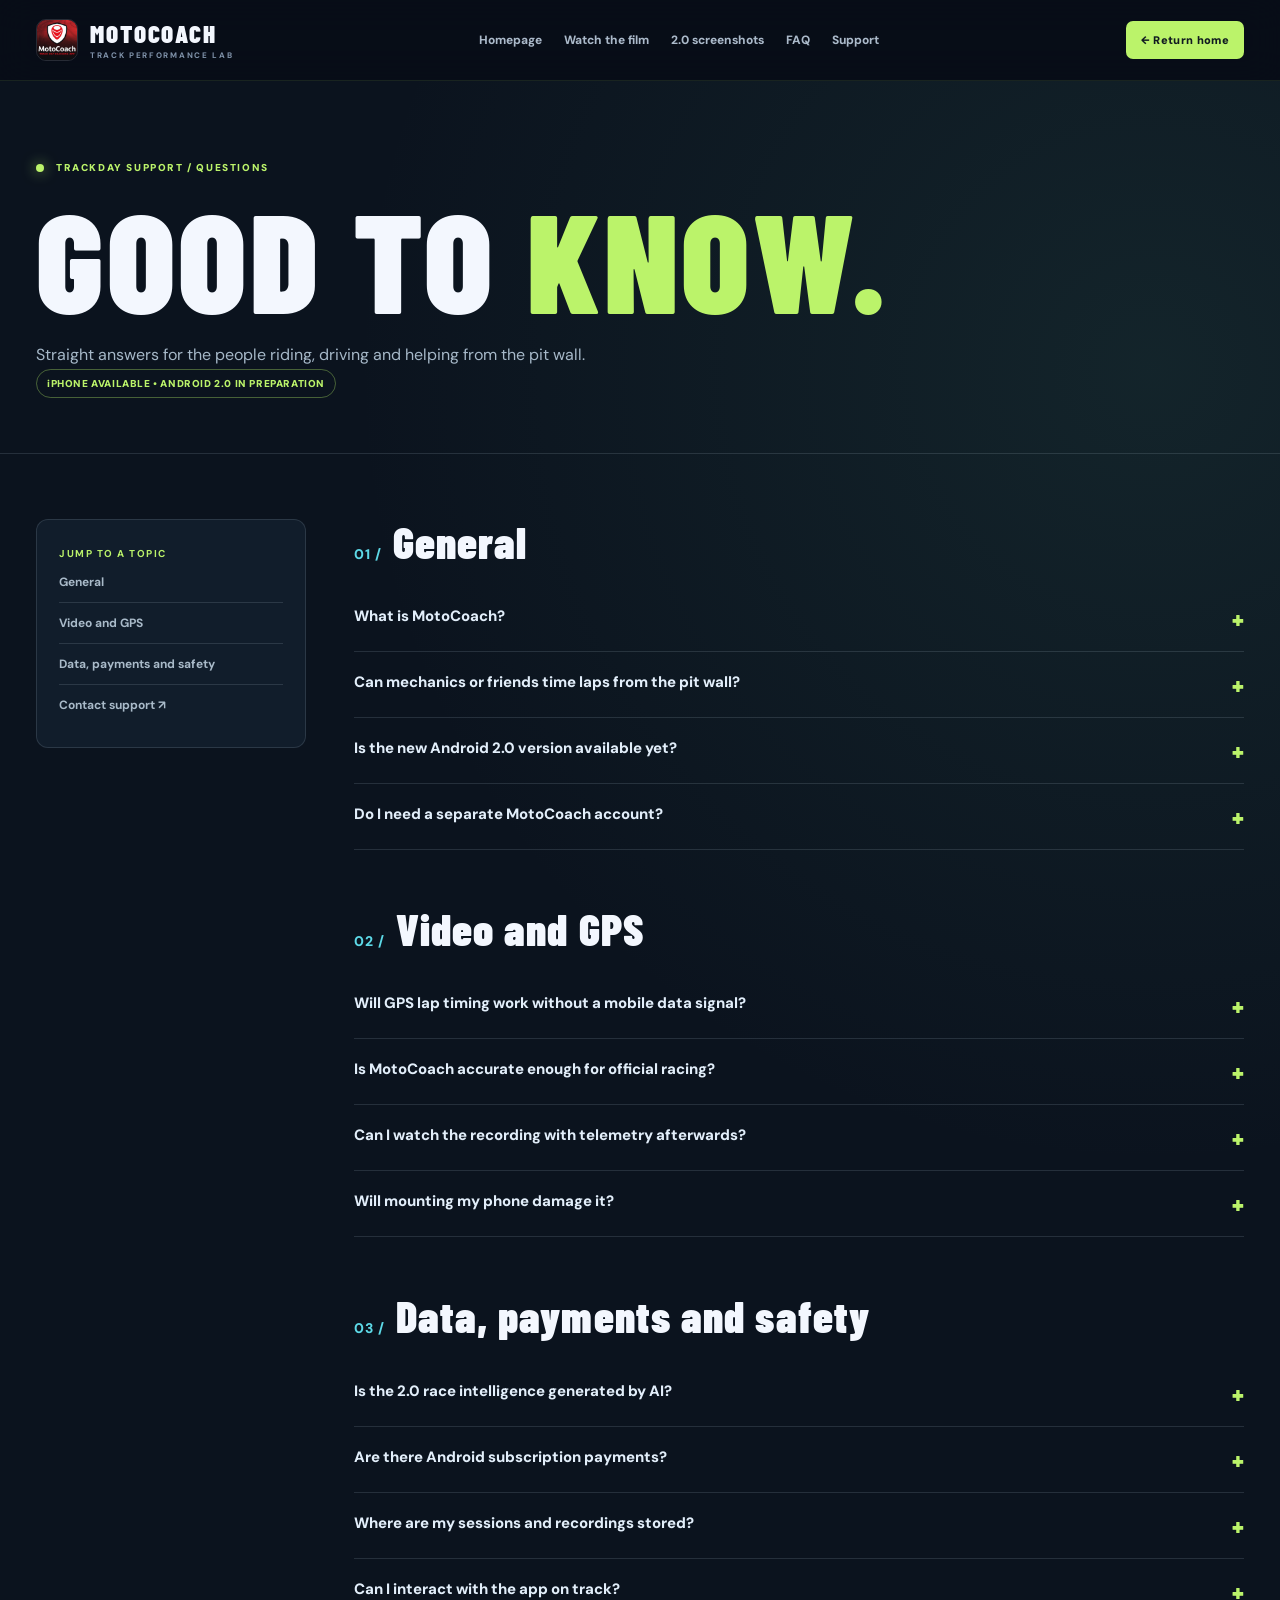
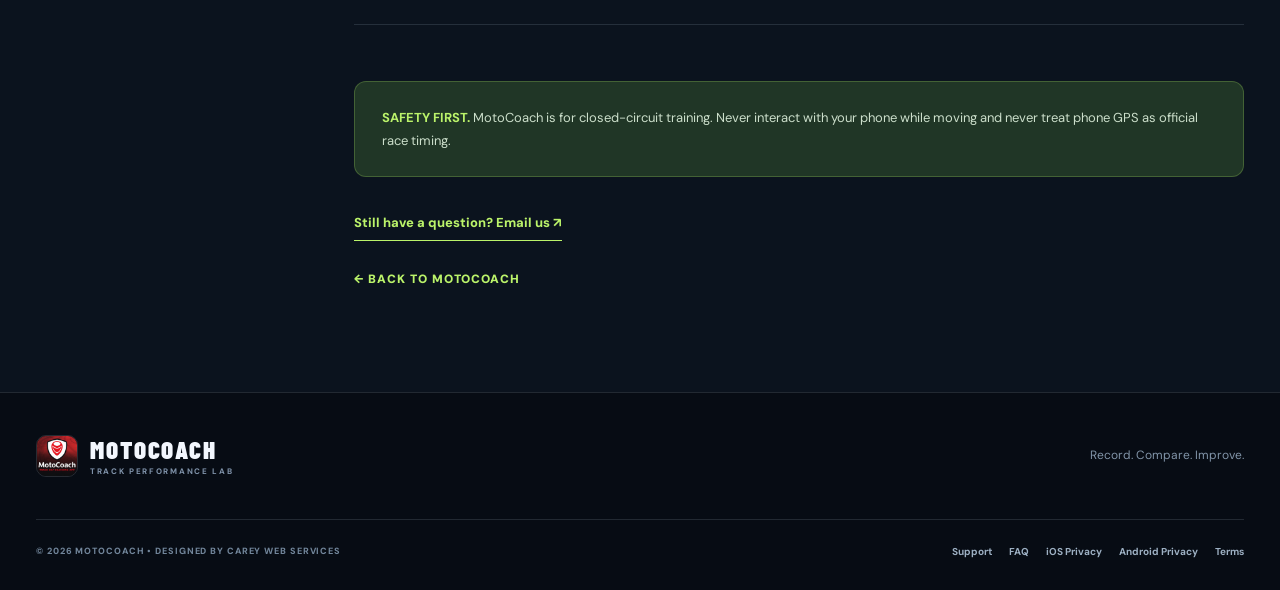
<file: faq.html>
<!doctype html><html lang="en-IE"><head><meta charset="utf-8"><meta name="viewport" content="width=device-width,initial-scale=1"><meta name="theme-color" content="#080d17"><meta name="description" content="MotoCoach answers for track-day riders and pit crews: pit-wall timer, GPS, video, car and kart compatibility, subscriptions and safety."><meta name="robots" content="index,follow,max-image-preview:large"><link rel="canonical" href="https://aimotocoach.com/faq.html"><link rel="icon" href="/assets/v2/motocoach-icon.webp" type="image/webp"><link rel="stylesheet" href="/assets/v2/site.css"><link rel="stylesheet" href="/assets/v2/subpages.css"><meta property="og:type" content="website"><meta property="og:title" content="MotoCoach FAQ — Track Day Timing, GPS &amp; Pit-Wall Tools"><meta property="og:description" content="MotoCoach answers for track-day riders and pit crews: pit-wall timer, GPS, video, car and kart compatibility, subscriptions and safety."><meta property="og:url" content="https://aimotocoach.com/faq.html"><meta property="og:image" content="https://aimotocoach.com/assets/v2/motocoach-feature.webp"><title>MotoCoach FAQ — Track Day Timing, GPS &amp; Pit-Wall Tools</title></head><body><a class="skip-link" href="#content">Skip to content</a><header class="site-header"><div class="nav-inner container"><a class="brand" href="/"><img src="/assets/v2/motocoach-icon.webp" width="42" height="42" alt=""><span><strong>MOTOCOACH</strong><small>TRACK PERFORMANCE LAB</small></span></a><nav class="desktop-nav" aria-label="Page navigation"><a href="/">Homepage</a><a href="/#video">Watch the film</a><a href="/#screenshots">2.0 screenshots</a><a href="/faq.html">FAQ</a><a href="/support.html">Support</a></nav><a class="small-cta" href="/">← Return home</a></div></header><main id="content" class="subpage"><section class="sub-hero"><div class="container"><span class="eyebrow eyebrow-plain"><span class="live-dot"></span> TRACKDAY SUPPORT / QUESTIONS</span><h1>GOOD TO <em>KNOW.</em></h1><p>Straight answers for the people riding, driving and helping from the pit wall.</p><span class="sub-pill">iPHONE AVAILABLE • ANDROID 2.0 IN PREPARATION</span></div></section><div class="container sub-content"><div class="sub-columns"><nav class="sub-toc" aria-label="FAQ categories"><strong>JUMP TO A TOPIC</strong><a href="#group0">General</a><a href="#group1">Video and GPS</a><a href="#group2">Data, payments and safety</a><a href="/support.html">Contact support ↗</a></nav><div><section class="sub-block sub-faq" id="group0"><h2><small>01 /</small> General</h2><details><summary>What is MotoCoach?<span>+</span></summary><p>MotoCoach is a track-day companion for motorcyclists, car drivers, kart racers and pit crews. It combines tools for recording laps and sessions with lap history, vehicle setup notes and a redesigned 2.0 interface in development.</p></details><details><summary>Can mechanics or friends time laps from the pit wall?<span>+</span></summary><p>Yes. The 2.0 development version has a separate manual lap timer with large start and lap controls. A crew member can time laps from the side of the circuit without riding or driving with the device.</p></details><details><summary>Is the new Android 2.0 version available yet?<span>+</span></summary><p>Not yet. Android 2.0 is being prepared for closed testing on Google Play. The site video and app screenshots show the development preview. The iPhone version is already available on the App Store, although features differ.</p></details><details><summary>Do I need a separate MotoCoach account?<span>+</span></summary><p>The Android 2.0 development app does not require an account. Local sessions are saved on the device. The available iPhone product manages purchases through Apple where applicable.</p></details></section><section class="sub-block sub-faq" id="group1"><h2><small>02 /</small> Video and GPS</h2><details><summary>Will GPS lap timing work without a mobile data signal?<span>+</span></summary><p>Supported phone GPS can operate without mobile data, subject to the device receiving suitable satellite signals. App downloads, purchases and online features can require a connection. Timing accuracy depends on the phone and conditions.</p></details><details><summary>Is MotoCoach accurate enough for official racing?<span>+</span></summary><p>No. MotoCoach is a training and track-day tool, not certified race timing. GPS speed and lap timing are affected by hardware, signal quality, sampling rate and how the start line was set.</p></details><details><summary>Can I watch the recording with telemetry afterwards?<span>+</span></summary><p>The Android 2.0 development build includes a Video + GPS recording and review workflow on supported devices. Captured readings are limited to data the phone actually records; lean angle and braking pressure are not automatically available.</p></details><details><summary>Will mounting my phone damage it?<span>+</span></summary><p>Strong motorcycle vibration can affect some phone cameras. Use a suitable vibration-dampened, track-organiser-approved mounting solution. Secure the device before moving and protect it from weather and debris.</p></details></section><section class="sub-block sub-faq" id="group2"><h2><small>03 /</small> Data, payments and safety</h2><details><summary>Is the 2.0 race intelligence generated by AI?<span>+</span></summary><p>The current Android 2.0 development preview uses real saved lap-time calculations and clearly labelled demonstration examples. Advanced connected AI coaching is still in development, so the app does not claim to measure lean angle, tyre grip or braking force without sensors.</p></details><details><summary>Are there Android subscription payments?<span>+</span></summary><p>No. Android 2.0 is not publicly available yet, and its Play Billing area is a development preview. No Google Play purchase flow has been launched. iPhone subscriptions, where offered, are managed through Apple's App Store.</p></details><details><summary>Where are my sessions and recordings stored?<span>+</span></summary><p>The current Android development build saves lap, telemetry and recording information locally on the phone, with user-selected export or sharing options. For full details, read the Android privacy policy.</p></details><details><summary>Can I interact with the app on track?<span>+</span></summary><p>Never operate a phone while riding or driving. Set up any recording while stationary before leaving the paddock. Follow circuit regulations and track-day briefings, and use a pit-wall helper for manual lap timing.</p></details></section><div class="sub-banner"><b>SAFETY FIRST.</b> MotoCoach is for closed-circuit training. Never interact with your phone while moving and never treat phone GPS as official race timing.</div><a class="underlined-link" href="mailto:careywebservicesireland@gmail.com?subject=MotoCoach%20question">Still have a question? Email us ↗</a><p><a class="sub-back" href="/">← Back to MotoCoach</a></p></div></div></div></main><footer class="footer"><div class="container footer-top"><a class="brand" href="/"><img src="/assets/v2/motocoach-icon.webp" width="42" height="42" alt=""><span><strong>MOTOCOACH</strong><small>TRACK PERFORMANCE LAB</small></span></a><p>Record. Compare. Improve.</p></div><div class="container footer-bottom"><span>© 2026 MOTOCOACH • DESIGNED BY CAREY WEB SERVICES</span><div><a href="/support.html">Support</a><a href="/faq.html">FAQ</a><a href="/privacy.html">iOS Privacy</a><a href="/privacy-android.html">Android Privacy</a><a href="/terms.html">Terms</a></div></div></footer></body></html>
</file>
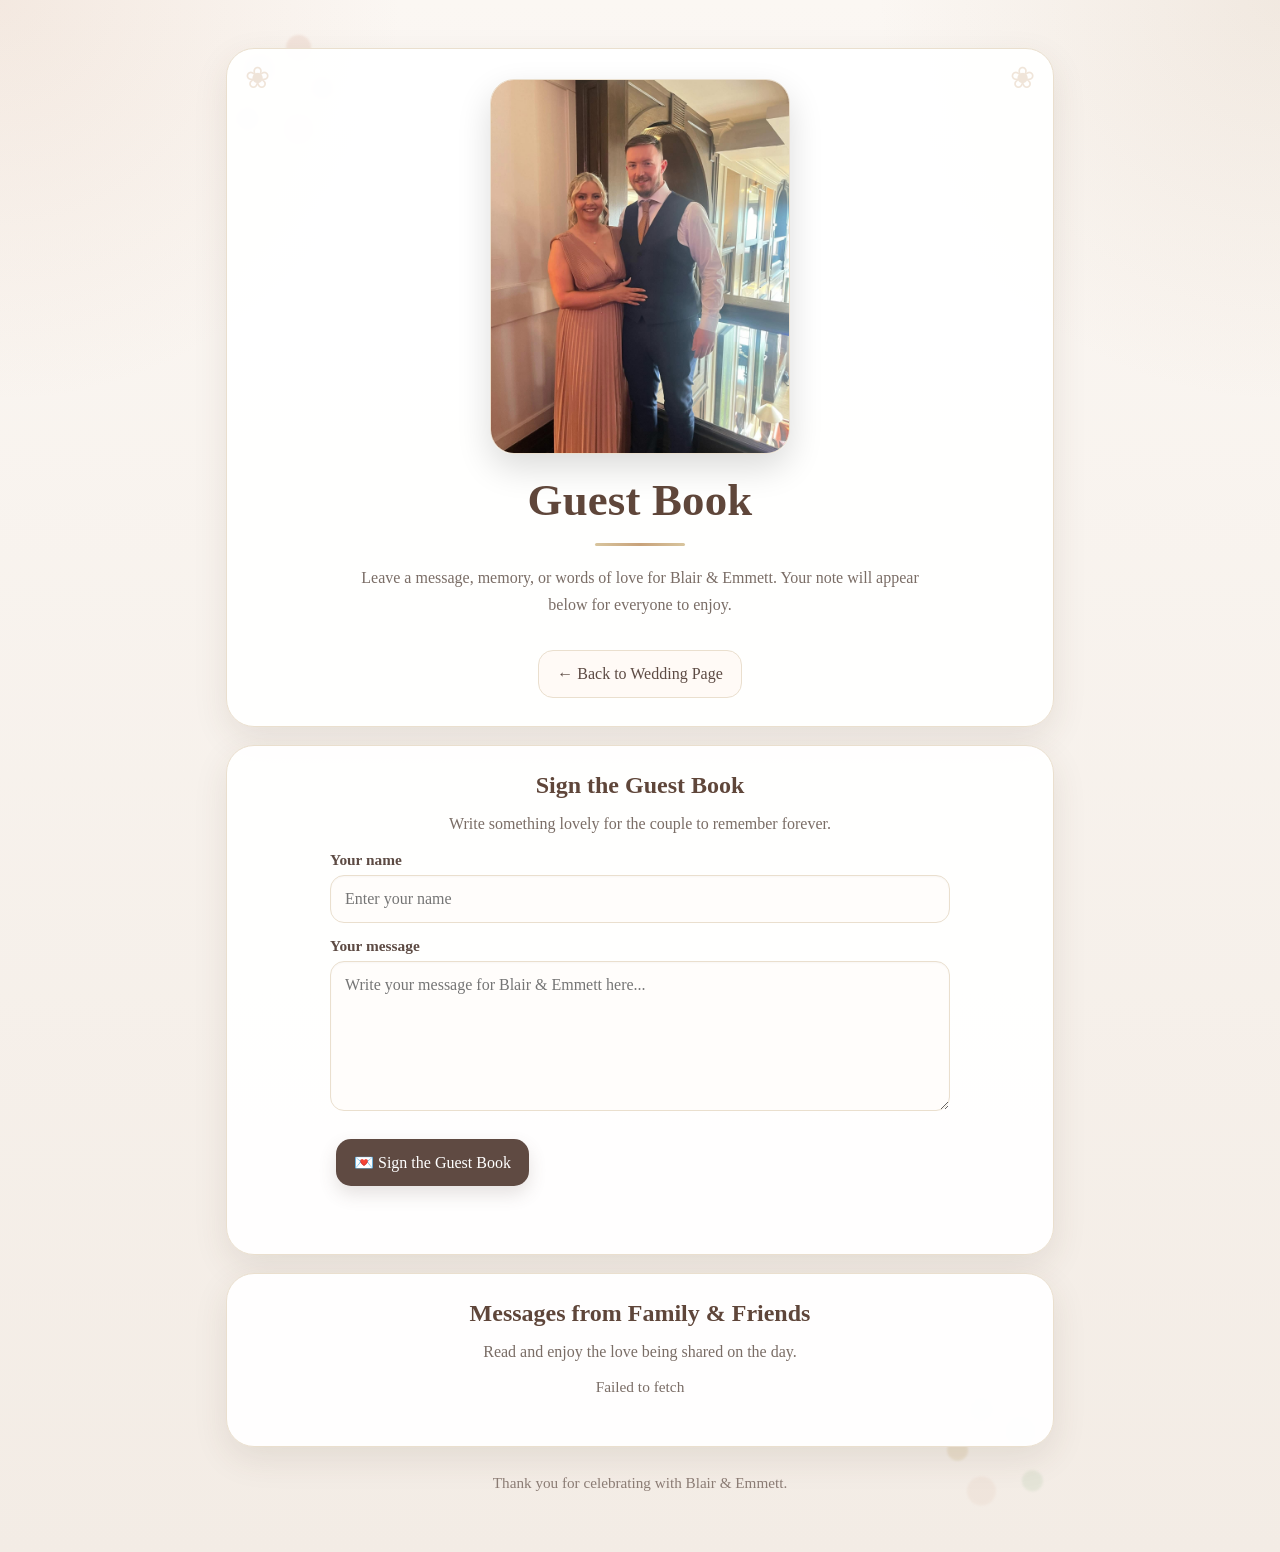
<file: guestbook.html>
<!DOCTYPE html>
<html lang="en">
<head>
  <meta charset="UTF-8" />
  <meta name="viewport" content="width=device-width, initial-scale=1.0" />
  <title>Guest Book | Blair & Emmett Wedding</title>

  <style>
    :root {
      --bg-top: #fbf7f3;
      --bg-bottom: #f3ece5;
      --card: rgba(255, 255, 255, 0.97);
      --text: #2f2a28;
      --muted: #7a6d66;
      --accent: #c8a27a;
      --accent-deep: #a97f58;
      --button: #5f4a42;
      --button-hover: #4d3b35;
      --button-light: #fffaf6;
      --border: #eadfce;
      --shadow: 0 12px 34px rgba(76, 54, 41, 0.10);
      --max: 860px;
    }

    * {
      box-sizing: border-box;
    }

    body {
      margin: 0;
      font-family: Georgia, serif;
      background:
        radial-gradient(circle at top left, rgba(214, 176, 150, 0.20), transparent 20%),
        radial-gradient(circle at top right, rgba(196, 168, 139, 0.18), transparent 20%),
        linear-gradient(180deg, var(--bg-top) 0%, var(--bg-bottom) 100%);
      color: var(--text);
      text-align: center;
    }

    .wrap {
      position: relative;
      max-width: var(--max);
      margin: 0 auto;
      padding: 30px 16px 56px;
    }

    .wrap::before,
    .wrap::after {
      content: "";
      position: absolute;
      width: 170px;
      height: 170px;
      pointer-events: none;
      opacity: 0.35;
      z-index: 0;
    }

    .wrap::before {
      top: 10px;
      left: -10px;
      background:
        radial-gradient(circle at 35% 35%, #d9b7b0 0 14px, transparent 15px),
        radial-gradient(circle at 58% 22%, #e6c8ba 0 12px, transparent 13px),
        radial-gradient(circle at 72% 46%, #d8c59e 0 10px, transparent 11px),
        radial-gradient(circle at 28% 64%, #c9d6be 0 10px, transparent 11px),
        radial-gradient(circle at 58% 70%, #ead7ca 0 14px, transparent 15px);
      filter: blur(1px);
      border-radius: 50%;
    }

    .wrap::after {
      bottom: 10px;
      right: -10px;
      background:
        radial-gradient(circle at 65% 35%, #d9b7b0 0 14px, transparent 15px),
        radial-gradient(circle at 42% 22%, #e6c8ba 0 12px, transparent 13px),
        radial-gradient(circle at 28% 46%, #d8c59e 0 10px, transparent 11px),
        radial-gradient(circle at 72% 64%, #c9d6be 0 10px, transparent 11px),
        radial-gradient(circle at 42% 70%, #ead7ca 0 14px, transparent 15px);
      filter: blur(1px);
      border-radius: 50%;
    }

    .hero,
    .section {
      position: relative;
      z-index: 1;
      background: var(--card);
      border: 1px solid var(--border);
      border-radius: 28px;
      box-shadow: var(--shadow);
    }

    .hero {
      padding: 30px 20px 28px;
      margin-top: 18px;
      overflow: hidden;
    }

    .hero::before,
    .hero::after {
      content: "❀";
      position: absolute;
      font-size: 30px;
      color: rgba(200, 162, 122, 0.28);
      line-height: 1;
    }

    .hero::before {
      top: 14px;
      left: 18px;
    }

    .hero::after {
      top: 14px;
      right: 18px;
    }

    .hero-image {
      display: block;
      width: 100%;
      max-width: 260px;
      margin: 0 auto 22px;
      border-radius: 24px;
      object-fit: cover;
      box-shadow: 0 14px 34px rgba(0,0,0,0.14);
      border: 1px solid var(--border);
    }

    h1 {
      margin: 0;
      font-size: 2.4rem;
      line-height: 1.1;
      font-weight: 700;
      color: #5f463a;
      letter-spacing: 0.2px;
    }

    .divider {
      width: 90px;
      height: 3px;
      background: linear-gradient(90deg, #d8c59e 0%, #c8a27a 50%, #d8c59e 100%);
      margin: 18px auto 18px;
      border-radius: 999px;
    }

    .subtitle {
      margin: 0 auto 22px;
      max-width: 600px;
      font-size: 1rem;
      line-height: 1.7;
      color: var(--muted);
    }

    .button,
    button {
      display: inline-block;
      min-width: 180px;
      margin: 10px 6px 0;
      padding: 14px 18px;
      font-size: 1rem;
      border: none;
      border-radius: 15px;
      background: var(--button);
      color: #fff;
      cursor: pointer;
      text-decoration: none;
      transition: transform 0.15s ease, background 0.15s ease;
      font-family: inherit;
      box-shadow: 0 8px 18px rgba(95, 74, 66, 0.16);
    }

    .button:hover,
    button:hover {
      background: var(--button-hover);
      transform: translateY(-1px);
    }

    .button.secondary {
      background: var(--button-light);
      color: #5d4b44;
      border: 1px solid var(--border);
      box-shadow: none;
    }

    .button.secondary:hover {
      background: #fff;
    }

    .section {
      padding: 26px 18px;
      margin-top: 18px;
    }

    .section h2 {
      margin: 0 0 12px;
      font-size: 1.5rem;
      color: #5f463a;
    }

    .section p {
      margin: 0 0 14px;
      color: var(--muted);
      line-height: 1.6;
    }

    form {
      max-width: 620px;
      margin: 0 auto;
      text-align: left;
    }

    .field {
      margin-bottom: 14px;
    }

    label {
      display: block;
      margin-bottom: 6px;
      font-size: 0.96rem;
      color: #5d4b44;
      font-weight: 600;
    }

    input[type="text"],
    textarea {
      width: 100%;
      padding: 14px 14px;
      border-radius: 14px;
      border: 1px solid var(--border);
      font-size: 1rem;
      font-family: inherit;
      background: #fffdfb;
      color: #111;
      box-shadow: inset 0 1px 2px rgba(0,0,0,0.03);
    }

    input[type="text"]:focus,
    textarea:focus {
      outline: none;
      border-color: var(--accent);
      box-shadow: 0 0 0 3px rgba(200, 162, 122, 0.15);
    }

    textarea {
      min-height: 150px;
      resize: vertical;
    }

    .status {
      margin: 14px auto 4px;
      min-height: 24px;
      max-width: 520px;
      font-size: 0.96rem;
      color: var(--muted);
      text-align: center;
    }

    .messages-grid {
      display: grid;
      grid-template-columns: 1fr;
      gap: 14px;
      margin-top: 18px;
      text-align: left;
    }

    .message-card {
      background: #fffaf6;
      border: 1px solid var(--border);
      border-radius: 20px;
      padding: 18px 16px;
      box-shadow: 0 6px 16px rgba(0,0,0,0.05);
    }

    .message-name {
      margin: 0 0 8px;
      font-size: 1.05rem;
      color: #5f463a;
      font-weight: 700;
    }

    .message-text {
      margin: 0;
      color: #4e423d;
      line-height: 1.7;
      white-space: pre-wrap;
    }

    .message-date {
      margin-top: 10px;
      font-size: 0.86rem;
      color: #9a8c84;
    }

    .empty-state {
      color: var(--muted);
      font-size: 0.98rem;
      margin-top: 10px;
    }

    .footer {
      margin-top: 24px;
      font-size: 0.95rem;
      color: #8c7d75;
      line-height: 1.6;
    }

    @media (min-width: 720px) {
      .hero-image {
        max-width: 300px;
      }

      h1 {
        font-size: 2.8rem;
      }

      .messages-grid {
        grid-template-columns: 1fr 1fr;
      }
    }
  </style>
</head>
<body>
  <div class="wrap">
    <div class="hero">
      <img src="blair-emmett.jpg" alt="Blair and Emmett" class="hero-image" />

      <h1>Guest Book</h1>
      <div class="divider"></div>
      <p class="subtitle">
        Leave a message, memory, or words of love for Blair &amp; Emmett.
        Your note will appear below for everyone to enjoy.
      </p>

      <a href="wedding.html" class="button secondary">← Back to Wedding Page</a>
    </div>

    <div class="section">
      <h2>Sign the Guest Book</h2>
      <p>Write something lovely for the couple to remember forever.</p>

      <form id="guestbookForm">
        <div class="field">
          <label for="guestName">Your name</label>
          <input
            id="guestName"
            name="name"
            type="text"
            maxlength="120"
            placeholder="Enter your name"
            required
          />
        </div>

        <div class="field">
          <label for="guestMessage">Your message</label>
          <textarea
            id="guestMessage"
            name="message"
            maxlength="3000"
            placeholder="Write your message for Blair & Emmett here..."
            required
          ></textarea>
        </div>

        <button type="submit">💌 Sign the Guest Book</button>
      </form>

      <div id="formStatus" class="status"></div>
    </div>

    <div class="section">
      <h2>Messages from Family & Friends</h2>
      <p>Read and enjoy the love being shared on the day.</p>

      <div id="messagesStatus" class="status"></div>
      <div id="emptyState" class="empty-state" style="display:none;">
        No messages yet. Be the first to sign the guest book.
      </div>
      <div id="messagesGrid" class="messages-grid"></div>
    </div>

    <div class="footer">
      Thank you for celebrating with Blair &amp; Emmett.
    </div>
  </div>

  <script>
    const SUPABASE_URL = "https://skndrknemoubcvilmiks.supabase.co";
    const SUPABASE_ANON_KEY = "eyJhbGciOiJIUzI1NiIsInR5cCI6IkpXVCJ9.eyJpc3MiOiJzdXBhYmFzZSIsInJlZiI6InNrbmRya25lbW91YmN2aWxtaWtzIiwicm9sZSI6ImFub24iLCJpYXQiOjE3NjMzMTgxMzcsImV4cCI6MjA3ODg5NDEzN30.C19bxtCeYjsUBe2dxij_utP8oE6YHMxjoP3x9ZTPMO0";

    const GUESTBOOK_FUNCTION_URL = `${SUPABASE_URL}/functions/v1/guestbook-message`;
    const GUESTBOOK_TABLE_URL = `${SUPABASE_URL}/rest/v1/guestbook_messages?select=name,message,created_at&order=created_at.desc`;

    const guestbookForm = document.getElementById("guestbookForm");
    const guestName = document.getElementById("guestName");
    const guestMessage = document.getElementById("guestMessage");
    const formStatus = document.getElementById("formStatus");

    const messagesGrid = document.getElementById("messagesGrid");
    const messagesStatus = document.getElementById("messagesStatus");
    const emptyState = document.getElementById("emptyState");

    function formatDate(value) {
      try {
        return new Date(value).toLocaleString("en-IE", {
          dateStyle: "medium",
          timeStyle: "short"
        });
      } catch {
        return "";
      }
    }

    async function loadMessages() {
      messagesStatus.textContent = "Loading messages...";
      messagesGrid.innerHTML = "";
      emptyState.style.display = "none";

      try {
        const res = await fetch(GUESTBOOK_TABLE_URL, {
          method: "GET",
          headers: {
            apikey: SUPABASE_ANON_KEY,
            Authorization: `Bearer ${SUPABASE_ANON_KEY}`
          }
        });

        const data = await res.json();

        if (!res.ok) {
          throw new Error(data.message || "Could not load guest book messages.");
        }

        if (!Array.isArray(data) || data.length === 0) {
          messagesStatus.textContent = "";
          emptyState.style.display = "block";
          return;
        }

        data.forEach(item => {
          const card = document.createElement("div");
          card.className = "message-card";

          const safeName = item.name || "Guest";
          const safeMessage = item.message || "";

          card.innerHTML = `
            <p class="message-name">${safeName}</p>
            <p class="message-text"></p>
            <div class="message-date">${formatDate(item.created_at)}</div>
          `;

          card.querySelector(".message-text").textContent = safeMessage;
          messagesGrid.appendChild(card);
        });

        messagesStatus.textContent = "";
      } catch (error) {
        messagesStatus.textContent = error.message || "Could not load guest book messages.";
      }
    }

    guestbookForm.addEventListener("submit", async (event) => {
      event.preventDefault();

      const name = guestName.value.trim();
      const message = guestMessage.value.trim();

      if (!name || !message) {
        formStatus.textContent = "Please enter your name and message.";
        return;
      }

      formStatus.textContent = "Signing the guest book...";

      try {
        const res = await fetch(GUESTBOOK_FUNCTION_URL, {
          method: "POST",
          headers: {
            "Content-Type": "application/json",
            apikey: SUPABASE_ANON_KEY,
            Authorization: `Bearer ${SUPABASE_ANON_KEY}`
          },
          body: JSON.stringify({ name, message })
        });

        const data = await res.json();

        if (!res.ok) {
          throw new Error(data.error || "Could not sign the guest book.");
        }

        formStatus.textContent = "Thank you — your message has been added.";
        guestbookForm.reset();
        await loadMessages();
      } catch (error) {
        formStatus.textContent = error.message || "Could not sign the guest book.";
      }
    });

    loadMessages();
  </script>
</body>
</html>
</file>
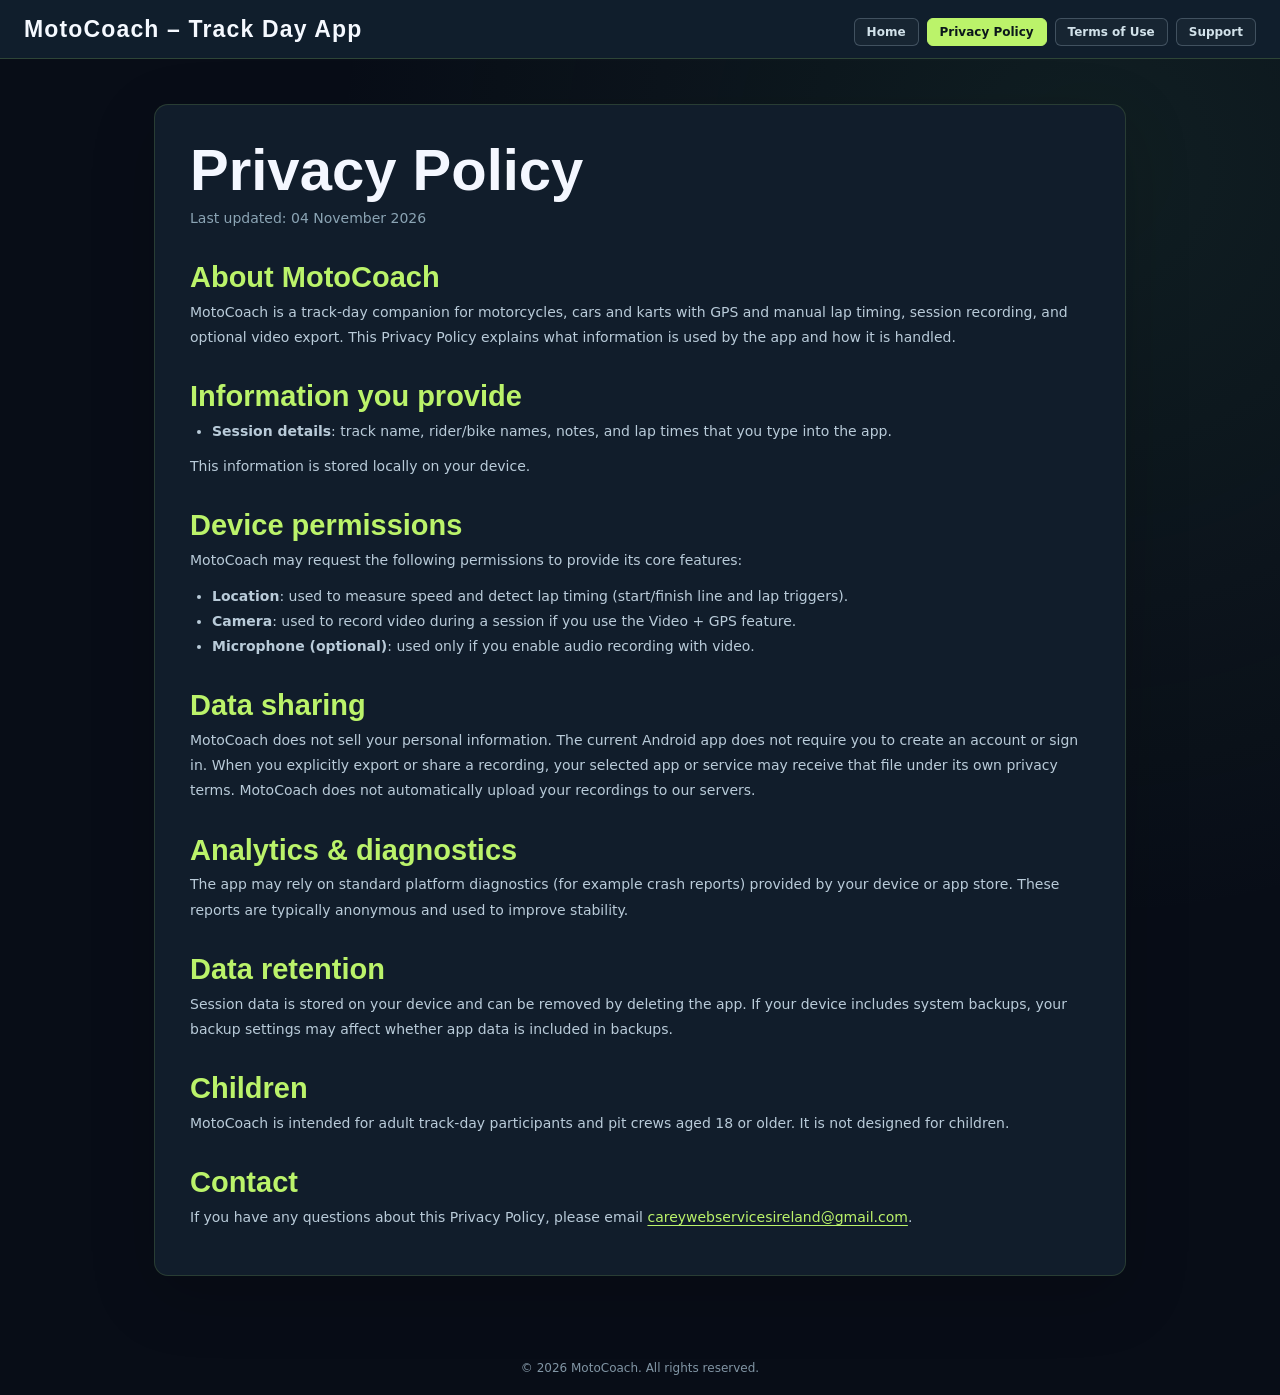
<file: privacy-android.html>
<!DOCTYPE html>
<html lang="en">
<head>
    <meta name="description" content="MotoCoach privacy policy for track-day recording, GPS timing and app support.">
    <meta name="robots" content="index,follow">
    <link rel="canonical" href="https://aimotocoach.com/privacy-android.html">
  <meta charset="UTF-8" />
  <title>MotoCoach – Privacy Policy (Android)</title>
  <meta name="viewport" content="width=device-width, initial-scale=1" />
  <style>
    body {
      margin: 0;
      font-family: -apple-system, BlinkMacSystemFont, system-ui, sans-serif;
      background: linear-gradient(180deg, #e3f0ff, #f5f7fb);
      color: #111827;
    }
    .page-wrapper {
      min-height: 100vh;
      display: flex;
      flex-direction: column;
    }
    header {
      background: #111827;
      color: white;
      padding: 12px 24px;
      display: flex;
      flex-wrap: wrap;
      align-items: center;
      justify-content: space-between;
      box-shadow: 0 2px 8px rgba(0,0,0,0.35);
    }
    .header-title {
      font-size: 18px;
      font-weight: 600;
    }
    .nav-links {
      display: flex;
      gap: 8px;
      margin-top: 6px;
      flex-wrap: wrap;
    }
    .nav-links a {
      text-decoration: none;
      font-size: 14px;
      padding: 6px 12px;
      border-radius: 999px;
      border: 1px solid rgba(255,255,255,0.4);
      color: white;
      background: transparent;
    }
    .nav-links a.active {
      background: #f97316;
      border-color: #f97316;
      color: #111827;
      font-weight: 600;
    }
    main {
      flex: 1;
      display: flex;
      justify-content: center;
      padding: 24px 12px 40px;
    }
    .card {
      max-width: 900px;
      width: 100%;
      background: white;
      border-radius: 16px;
      padding: 24px 20px 32px;
      box-shadow: 0 10px 35px rgba(15,23,42,0.18);
    }
    h1 {
      margin-top: 0;
      margin-bottom: 4px;
      font-size: 28px;
    }
    h2 {
      margin-top: 20px;
      margin-bottom: 6px;
      font-size: 18px;
    }
    p {
      line-height: 1.5;
      margin: 6px 0 10px;
    }
    ul {
      margin-top: 4px;
      margin-bottom: 10px;
      padding-left: 22px;
    }
    .muted {
      color: #6b7280;
      font-size: 14px;
      margin-bottom: 16px;
    }
    a {
      color: #2563eb;
    }
    footer {
      text-align: center;
      font-size: 12px;
      color: #6b7280;
      padding: 8px 0 16px;
    }
  </style>
    <link rel="stylesheet" href="/assets/v2/legal.css">
</head>
<body>
  <div class="page-wrapper">
    <header>
      <div class="header-title">MotoCoach – Track Day App</div>
      <nav class="nav-links">
        <a href="/">Home</a>
        <a href="privacy-android.html" class="active">Privacy Policy</a>
        <a href="terms-android.html">Terms of Use</a>
        <a href="support-android.html">Support</a>
      </nav>
    </header>

    <main>
      <div class="card">
        <h1>Privacy Policy</h1>
        <p class="muted">Last updated: 04 November 2026</p>

        <h2>About MotoCoach</h2>
        <p>
          MotoCoach is a track-day companion for motorcycles, cars and karts with GPS and manual lap timing, session recording, and optional video export.
          This Privacy Policy explains what information is used by the app and how it is handled.
        </p>

        <h2>Information you provide</h2>
        <ul>
          <li><strong>Session details</strong>: track name, rider/bike names, notes, and lap times that you type into the app.</li>
        </ul>
        <p>
          This information is stored locally on your device.
        </p>

        <h2>Device permissions</h2>
        <p>MotoCoach may request the following permissions to provide its core features:</p>
        <ul>
          <li><strong>Location</strong>: used to measure speed and detect lap timing (start/finish line and lap triggers).</li>
          <li><strong>Camera</strong>: used to record video during a session if you use the Video + GPS feature.</li>
          <li><strong>Microphone (optional)</strong>: used only if you enable audio recording with video.</li>
        </ul>

        <h2>Data sharing</h2>
        <p>
          MotoCoach does not sell your personal information.
          The current Android app does not require you to create an account or sign in. When you explicitly export or share a recording, your selected app or service may receive that file under its own privacy terms. MotoCoach does not automatically upload your recordings to our servers.
        </p>

        <h2>Analytics &amp; diagnostics</h2>
        <p>
          The app may rely on standard platform diagnostics (for example crash reports) provided by your device or app store.
          These reports are typically anonymous and used to improve stability.
        </p>

        <h2>Data retention</h2>
        <p>
          Session data is stored on your device and can be removed by deleting the app.
          If your device includes system backups, your backup settings may affect whether app data is included in backups.
        </p>

        <h2>Children</h2>
        <p>
          MotoCoach is intended for adult track-day participants and pit crews aged 18 or older. It is not designed for children.
        </p>

        <h2>Contact</h2>
        <p>
          If you have any questions about this Privacy Policy, please email
          <a href="mailto:careywebservicesireland@gmail.com">careywebservicesireland@gmail.com</a>.
        </p>
      </div>
    </main>

    <footer>
      © 2026 MotoCoach. All rights reserved.
    </footer>
  </div>
</body>
</html>
</file>
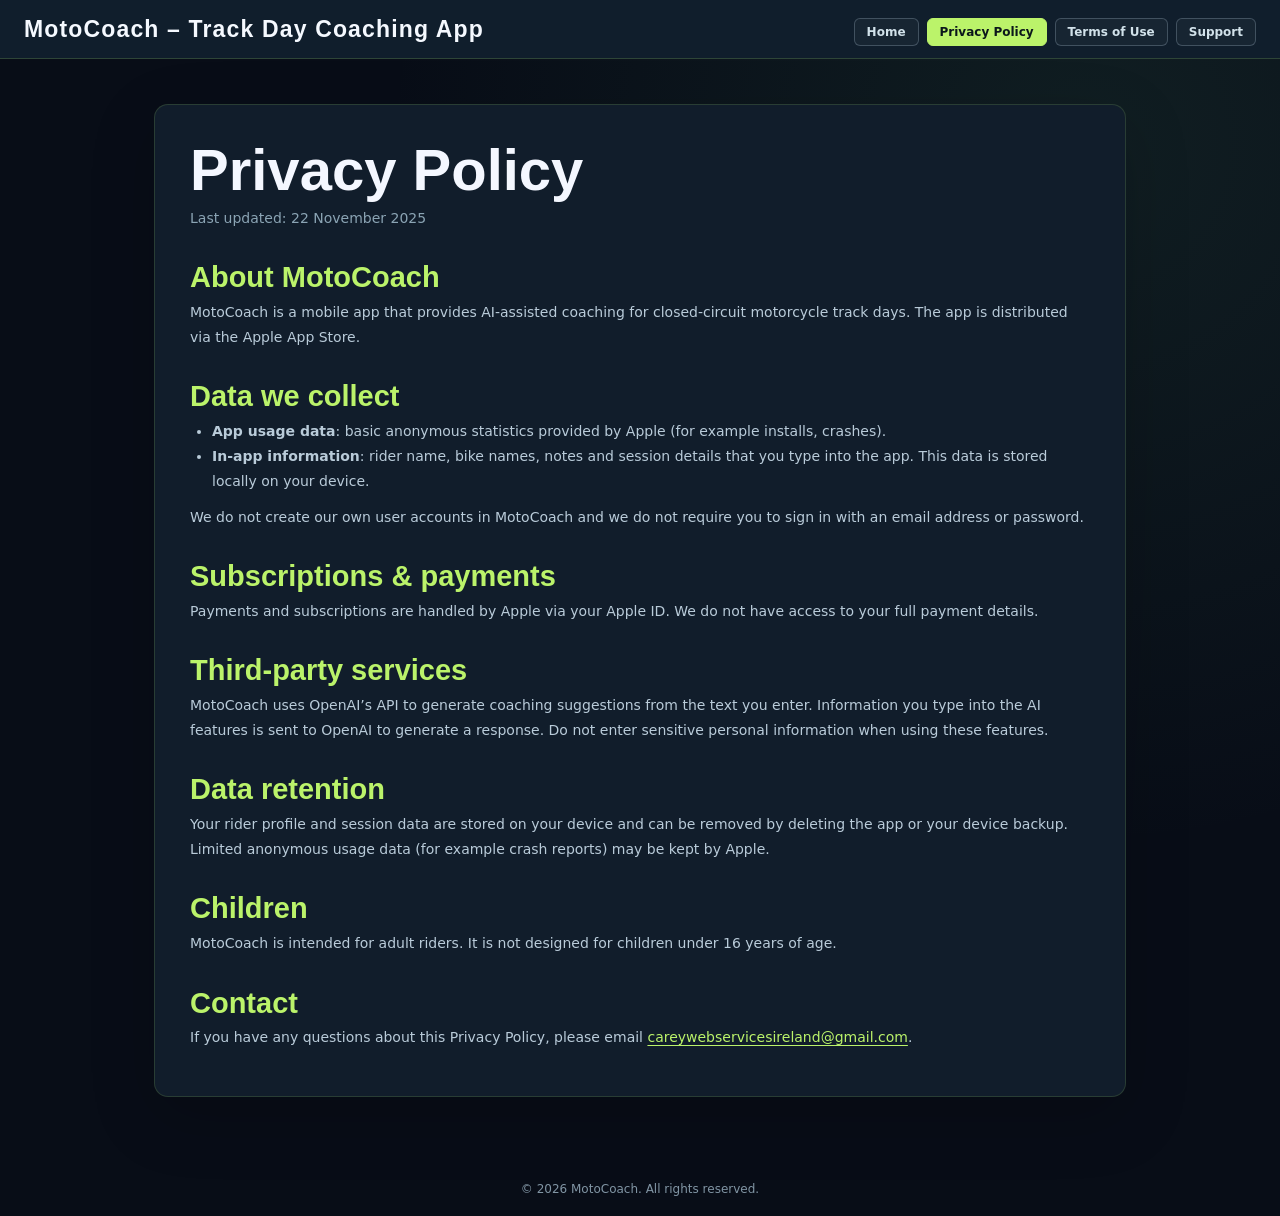
<file: privacy.html>
<!DOCTYPE html>
<html lang="en">
<head>
    <meta name="description" content="MotoCoach privacy policy for track-day recording, GPS timing and app support.">
    <meta name="robots" content="index,follow">
    <link rel="canonical" href="https://aimotocoach.com/privacy.html">
  <meta charset="UTF-8" />
  <title>MotoCoach – Privacy Policy</title>
  <meta name="viewport" content="width=device-width, initial-scale=1" />
  <style>
    body {
      margin: 0;
      font-family: -apple-system, BlinkMacSystemFont, system-ui, sans-serif;
      background: linear-gradient(180deg, #e3f0ff, #f5f7fb);
      color: #111827;
    }
    .page-wrapper {
      min-height: 100vh;
      display: flex;
      flex-direction: column;
    }
    header {
      background: #111827;
      color: white;
      padding: 12px 24px;
      display: flex;
      flex-wrap: wrap;
      align-items: center;
      justify-content: space-between;
      box-shadow: 0 2px 8px rgba(0,0,0,0.35);
    }
    .header-title {
      font-size: 18px;
      font-weight: 600;
    }
    .nav-links {
      display: flex;
      gap: 8px;
      margin-top: 6px;
      flex-wrap: wrap;
    }
    .nav-links a {
      text-decoration: none;
      font-size: 14px;
      padding: 6px 12px;
      border-radius: 999px;
      border: 1px solid rgba(255,255,255,0.4);
      color: white;
      background: transparent;
    }
    .nav-links a.active {
      background: #f97316;
      border-color: #f97316;
      color: #111827;
      font-weight: 600;
    }
    main {
      flex: 1;
      display: flex;
      justify-content: center;
      padding: 24px 12px 40px;
    }
    .card {
      max-width: 900px;
      width: 100%;
      background: white;
      border-radius: 16px;
      padding: 24px 20px 32px;
      box-shadow: 0 10px 35px rgba(15,23,42,0.18);
    }
    h1 {
      margin-top: 0;
      margin-bottom: 4px;
      font-size: 28px;
    }
    h2 {
      margin-top: 20px;
      margin-bottom: 6px;
      font-size: 18px;
    }
    p {
      line-height: 1.5;
      margin: 6px 0 10px;
    }
    ul {
      margin-top: 4px;
      margin-bottom: 10px;
      padding-left: 22px;
    }
    .muted {
      color: #6b7280;
      font-size: 14px;
      margin-bottom: 16px;
    }
    a {
      color: #2563eb;
    }
    footer {
      text-align: center;
      font-size: 12px;
      color: #6b7280;
      padding: 8px 0 16px;
    }
  </style>
    <link rel="stylesheet" href="/assets/v2/legal.css">
</head>
<body>
  <div class="page-wrapper">
    <header>
      <div class="header-title">MotoCoach – Track Day Coaching App</div>
      <nav class="nav-links">
        <a href="/">Home</a>
        <a href="privacy.html" class="active">Privacy Policy</a>
        <a href="terms.html">Terms of Use</a>
        <a href="support.html">Support</a>
      </nav>
    </header>

    <main>
      <div class="card">
        <h1>Privacy Policy</h1>
        <p class="muted">Last updated: 22 November 2025</p>

        <h2>About MotoCoach</h2>
        <p>
          MotoCoach is a mobile app that provides AI-assisted coaching for closed-circuit motorcycle track days.
          The app is distributed via the Apple App Store.
        </p>

        <h2>Data we collect</h2>
        <ul>
          <li><strong>App usage data</strong>: basic anonymous statistics provided by Apple (for example installs, crashes).</li>
          <li><strong>In-app information</strong>: rider name, bike names, notes and session details that you type into the app.
            This data is stored locally on your device.</li>
        </ul>
        <p>
          We do not create our own user accounts in MotoCoach and we do not require you to sign in with an email
          address or password.
        </p>

        <h2>Subscriptions &amp; payments</h2>
        <p>
          Payments and subscriptions are handled by Apple via your Apple ID.
          We do not have access to your full payment details.
        </p>

        <h2>Third-party services</h2>
        <p>
          MotoCoach uses OpenAI’s API to generate coaching suggestions from the text you enter.
          Information you type into the AI features is sent to OpenAI to generate a response.
          Do not enter sensitive personal information when using these features.
        </p>

        <h2>Data retention</h2>
        <p>
          Your rider profile and session data are stored on your device and can be removed by deleting the app
          or your device backup. Limited anonymous usage data (for example crash reports) may be kept by Apple.
        </p>

        <h2>Children</h2>
        <p>
          MotoCoach is intended for adult riders. It is not designed for children under 16 years of age.
        </p>

        <h2>Contact</h2>
        <p>
          If you have any questions about this Privacy Policy, please email
          <a href="mailto:careywebservicesireland@gmail.com">careywebservicesireland@gmail.com</a>.
        </p>
      </div>
    </main>

    <footer>
      © 2026 MotoCoach. All rights reserved.
    </footer>
  </div>
</body>
</html>
</file>
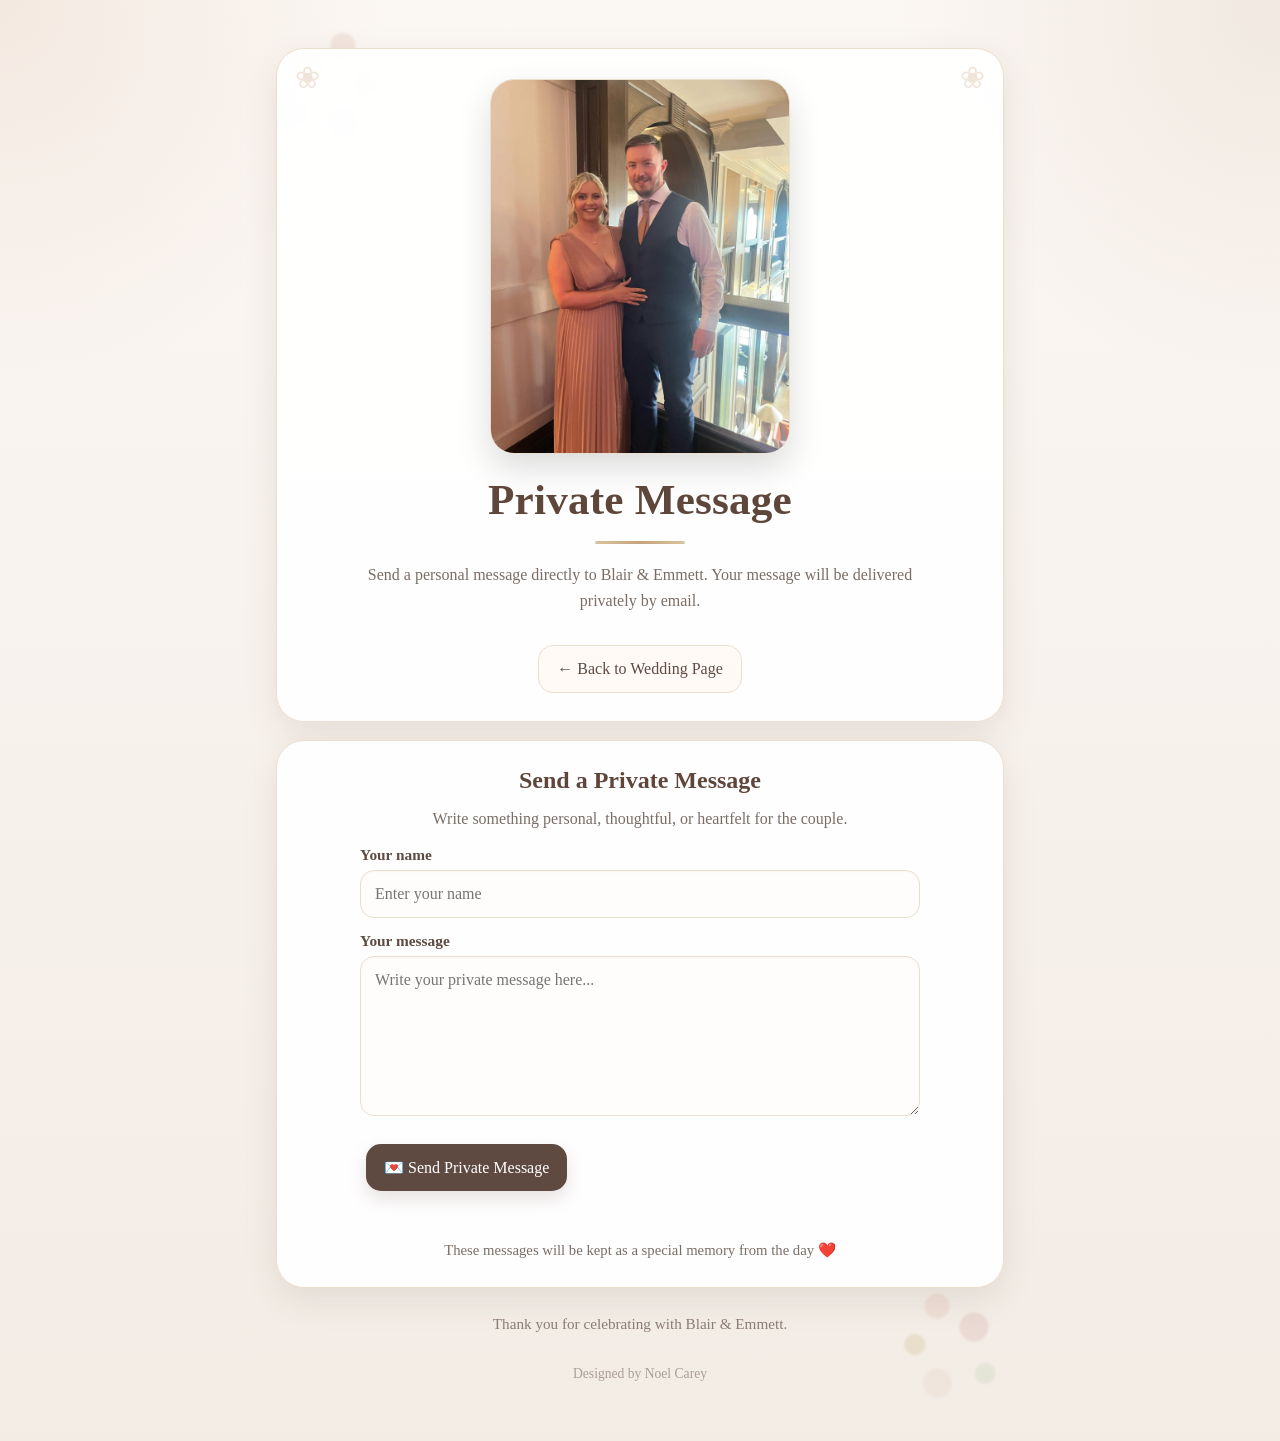
<file: private-message.html>
<!DOCTYPE html>
<html lang="en">
<head>
  <meta charset="UTF-8" />
  <meta name="viewport" content="width=device-width, initial-scale=1.0" />
  <title>Private Message | Blair & Emmett Wedding</title>

  <style>
    :root {
      --bg-top: #fbf7f3;
      --bg-bottom: #f3ece5;
      --card: rgba(255, 255, 255, 0.96);
      --text: #2f2a28;
      --muted: #7a6d66;
      --accent: #c8a27a;
      --button: #5f4a42;
      --button-hover: #4d3b35;
      --button-light: #fffaf6;
      --border: #eadfce;
      --shadow: 0 12px 34px rgba(76, 54, 41, 0.10);
      --max: 760px;
    }

    * {
      box-sizing: border-box;
    }

    body {
      margin: 0;
      font-family: Georgia, serif;
      background:
        radial-gradient(circle at top left, rgba(214, 176, 150, 0.20), transparent 20%),
        radial-gradient(circle at top right, rgba(196, 168, 139, 0.18), transparent 20%),
        linear-gradient(180deg, var(--bg-top) 0%, var(--bg-bottom) 100%);
      color: var(--text);
      text-align: center;
    }

    .wrap {
      position: relative;
      max-width: var(--max);
      margin: 0 auto;
      padding: 30px 16px 56px;
    }

    .wrap::before,
    .wrap::after {
      content: "";
      position: absolute;
      width: 160px;
      height: 160px;
      pointer-events: none;
      opacity: 0.35;
      z-index: 0;
    }

    .wrap::before {
      top: 10px;
      left: -10px;
      background:
        radial-gradient(circle at 35% 35%, #d9b7b0 0 14px, transparent 15px),
        radial-gradient(circle at 58% 22%, #e6c8ba 0 12px, transparent 13px),
        radial-gradient(circle at 72% 46%, #d8c59e 0 10px, transparent 11px),
        radial-gradient(circle at 28% 64%, #c9d6be 0 10px, transparent 11px),
        radial-gradient(circle at 58% 70%, #ead7ca 0 14px, transparent 15px);
      filter: blur(1px);
      border-radius: 50%;
    }

    .wrap::after {
      bottom: 10px;
      right: -10px;
      background:
        radial-gradient(circle at 65% 35%, #d9b7b0 0 14px, transparent 15px),
        radial-gradient(circle at 42% 22%, #e6c8ba 0 12px, transparent 13px),
        radial-gradient(circle at 28% 46%, #d8c59e 0 10px, transparent 11px),
        radial-gradient(circle at 72% 64%, #c9d6be 0 10px, transparent 11px),
        radial-gradient(circle at 42% 70%, #ead7ca 0 14px, transparent 15px);
      filter: blur(1px);
      border-radius: 50%;
    }

    .hero,
    .section {
      position: relative;
      z-index: 1;
      background: var(--card);
      border: 1px solid var(--border);
      border-radius: 28px;
      box-shadow: var(--shadow);
    }

    .hero {
      padding: 30px 20px 28px;
      margin-top: 18px;
      overflow: hidden;
    }

    .hero::before,
    .hero::after {
      content: "❀";
      position: absolute;
      font-size: 30px;
      color: rgba(200, 162, 122, 0.28);
      line-height: 1;
    }

    .hero::before {
      top: 14px;
      left: 18px;
    }

    .hero::after {
      top: 14px;
      right: 18px;
    }

    .hero-image {
      display: block;
      width: 100%;
      max-width: 260px;
      margin: 0 auto 22px;
      border-radius: 24px;
      object-fit: cover;
      box-shadow: 0 14px 34px rgba(0,0,0,0.14);
      border: 1px solid var(--border);
    }

    h1 {
      margin: 0;
      font-size: 2.35rem;
      line-height: 1.1;
      font-weight: 700;
      color: #5f463a;
      letter-spacing: 0.2px;
    }

    .divider {
      width: 90px;
      height: 3px;
      background: linear-gradient(90deg, #d8c59e 0%, #c8a27a 50%, #d8c59e 100%);
      margin: 18px auto 18px;
      border-radius: 999px;
    }

    .subtitle {
      margin: 0 auto 22px;
      max-width: 560px;
      font-size: 1rem;
      line-height: 1.6;
      color: var(--muted);
    }

    .button,
    button {
      display: inline-block;
      min-width: 180px;
      margin: 10px 6px 0;
      padding: 14px 18px;
      font-size: 1rem;
      border: none;
      border-radius: 15px;
      background: var(--button);
      color: #fff;
      cursor: pointer;
      text-decoration: none;
      transition: transform 0.15s ease, background 0.15s ease;
      font-family: inherit;
      box-shadow: 0 8px 18px rgba(95, 74, 66, 0.16);
    }

    .button:hover,
    button:hover {
      background: var(--button-hover);
      transform: translateY(-1px);
    }

    .button.secondary {
      background: var(--button-light);
      color: #5d4b44;
      border: 1px solid var(--border);
      box-shadow: none;
    }

    .button.secondary:hover {
      background: #fff;
    }

    .section {
      padding: 26px 18px;
      margin-top: 18px;
    }

    .section h2 {
      margin: 0 0 12px;
      font-size: 1.5rem;
      color: #5f463a;
    }

    .section p {
      margin: 0 0 14px;
      color: var(--muted);
      line-height: 1.6;
    }

    form {
      max-width: 560px;
      margin: 0 auto;
      text-align: left;
    }

    .field {
      margin-bottom: 14px;
    }

    label {
      display: block;
      margin-bottom: 6px;
      font-size: 0.96rem;
      color: #5d4b44;
      font-weight: 600;
    }

    input[type="text"],
    textarea {
      width: 100%;
      padding: 14px 14px;
      border-radius: 14px;
      border: 1px solid var(--border);
      font-size: 1rem;
      font-family: inherit;
      background: #fffdfb;
      color: #111;
      box-shadow: inset 0 1px 2px rgba(0,0,0,0.03);
    }

    input[type="text"]:focus,
    textarea:focus {
      outline: none;
      border-color: var(--accent);
      box-shadow: 0 0 0 3px rgba(200, 162, 122, 0.15);
    }

    textarea {
      min-height: 160px;
      resize: vertical;
    }

    .status {
      margin: 14px auto 4px;
      min-height: 24px;
      max-width: 520px;
      font-size: 0.96rem;
      color: var(--muted);
      text-align: center;
    }

    .small-note {
      margin-top: 10px;
      font-size: 0.92rem;
      color: var(--muted);
      line-height: 1.5;
      text-align: center;
    }

    .footer {
      margin-top: 24px;
      font-size: 0.95rem;
      color: #8c7d75;
      line-height: 1.6;
    }

    @media (min-width: 700px) {
      .hero-image {
        max-width: 300px;
      }

      h1 {
        font-size: 2.7rem;
      }
    }
  </style>
</head>
<body>
  <div class="wrap">
    <div class="hero">
      <img src="blair-emmett.jpg" alt="Blair and Emmett" class="hero-image" />

      <h1>Private Message</h1>
      <div class="divider"></div>
      <p class="subtitle">
        Send a personal message directly to Blair &amp; Emmett.
        Your message will be delivered privately by email.
      </p>

      <a href="wedding.html" class="button secondary">← Back to Wedding Page</a>
    </div>

    <div class="section">
      <h2>Send a Private Message</h2>
      <p>
        Write something personal, thoughtful, or heartfelt for the couple.
      </p>

      <form id="messageForm">
        <div class="field">
          <label for="guestName">Your name</label>
          <input
            id="guestName"
            name="name"
            type="text"
            maxlength="120"
            placeholder="Enter your name"
          />
        </div>

        <div class="field">
          <label for="guestMessage">Your message</label>
          <textarea
            id="guestMessage"
            name="message"
            maxlength="5000"
            placeholder="Write your private message here..."
            required
          ></textarea>
        </div>

        <button type="submit">💌 Send Private Message</button>
      </form>

      <div id="messageStatus" class="status"></div>

      <div class="small-note">
        These messages will be kept as a special memory from the day ❤️
      </div>
    </div>

    <div class="footer">
      Thank you for celebrating with Blair &amp; Emmett.<br><br>
      <span style="font-size:0.85rem; opacity:0.7;">
        Designed by Noel Carey
      </span>
    </div>
  </div>

  <script>
    const SUPABASE_URL = "https://skndrknemoubcvilmiks.supabase.co";
    const SUPABASE_ANON_KEY = "eyJhbGciOiJIUzI1NiIsInR5cCI6IkpXVCJ9.eyJpc3MiOiJzdXBhYmFzZSIsInJlZiI6InNrbmRya25lbW91YmN2aWxtaWtzIiwicm9sZSI6ImFub24iLCJpYXQiOjE3NjMzMTgxMzcsImV4cCI6MjA3ODg5NDEzN30.C19bxtCeYjsUBe2dxij_utP8oE6YHMxjoP3x9ZTPMO0";

    const MESSAGE_FUNCTION_URL = `${SUPABASE_URL}/functions/v1/wedding-message`;

    const messageForm = document.getElementById("messageForm");
    const guestName = document.getElementById("guestName");
    const guestMessage = document.getElementById("guestMessage");
    const messageStatus = document.getElementById("messageStatus");

    messageForm.addEventListener("submit", async (event) => {
      event.preventDefault();

      const name = guestName.value.trim();
      const message = guestMessage.value.trim();

      if (!message) {
        messageStatus.textContent = "Please write a message before sending.";
        return;
      }

      messageStatus.textContent = "Sending your message...";

      try {
        const res = await fetch(MESSAGE_FUNCTION_URL, {
          method: "POST",
          headers: {
            "Content-Type": "application/json",
            apikey: SUPABASE_ANON_KEY,
            Authorization: `Bearer ${SUPABASE_ANON_KEY}`
          },
          body: JSON.stringify({ name, message })
        });

        const data = await res.json();

        if (!res.ok) {
          throw new Error(data.error || "Message failed to send.");
        }

        messageStatus.textContent = "Your private message has been sent 💖";
        messageForm.reset();
      } catch (error) {
        messageStatus.textContent = error.message || "Message failed to send.";
      }
    });
  </script>
</body>
</html>
</file>
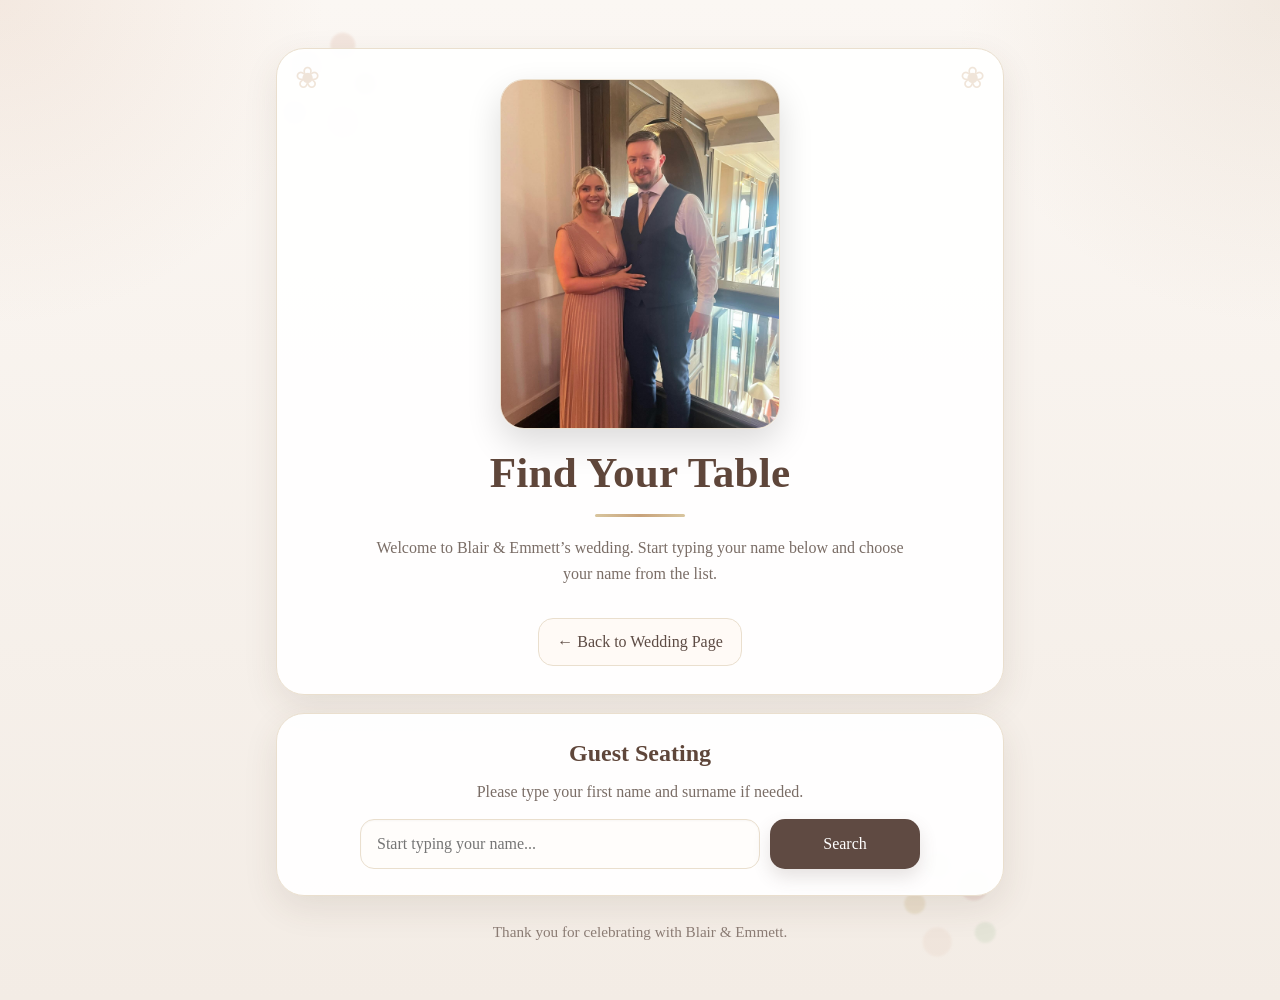
<file: seating.html>
<!DOCTYPE html>
<html lang="en">
<head>
  <meta charset="UTF-8" />
  <meta name="viewport" content="width=device-width, initial-scale=1.0" />
  <title>Find Your Table | Blair & Emmett Wedding</title>

  <style>
    :root {
      --bg-top: #fbf7f3;
      --bg-bottom: #f3ece5;
      --card: rgba(255, 255, 255, 0.96);
      --text: #2f2a28;
      --muted: #7a6d66;
      --accent: #c8a27a;
      --button: #5f4a42;
      --button-hover: #4d3b35;
      --button-light: #fffaf6;
      --border: #eadfce;
      --shadow: 0 12px 34px rgba(76, 54, 41, 0.10);
      --radius: 22px;
      --max: 760px;
    }

    * {
      box-sizing: border-box;
    }

    body {
      margin: 0;
      font-family: Georgia, serif;
      background:
        radial-gradient(circle at top left, rgba(214, 176, 150, 0.20), transparent 20%),
        radial-gradient(circle at top right, rgba(196, 168, 139, 0.18), transparent 20%),
        linear-gradient(180deg, var(--bg-top) 0%, var(--bg-bottom) 100%);
      color: var(--text);
      text-align: center;
    }

    .wrap {
      position: relative;
      max-width: var(--max);
      margin: 0 auto;
      padding: 30px 16px 56px;
    }

    .wrap::before,
    .wrap::after {
      content: "";
      position: absolute;
      width: 160px;
      height: 160px;
      pointer-events: none;
      opacity: 0.35;
      z-index: 0;
    }

    .wrap::before {
      top: 10px;
      left: -10px;
      background:
        radial-gradient(circle at 35% 35%, #d9b7b0 0 14px, transparent 15px),
        radial-gradient(circle at 58% 22%, #e6c8ba 0 12px, transparent 13px),
        radial-gradient(circle at 72% 46%, #d8c59e 0 10px, transparent 11px),
        radial-gradient(circle at 28% 64%, #c9d6be 0 10px, transparent 11px),
        radial-gradient(circle at 58% 70%, #ead7ca 0 14px, transparent 15px);
      filter: blur(1px);
      border-radius: 50%;
    }

    .wrap::after {
      bottom: 10px;
      right: -10px;
      background:
        radial-gradient(circle at 65% 35%, #d9b7b0 0 14px, transparent 15px),
        radial-gradient(circle at 42% 22%, #e6c8ba 0 12px, transparent 13px),
        radial-gradient(circle at 28% 46%, #d8c59e 0 10px, transparent 11px),
        radial-gradient(circle at 72% 64%, #c9d6be 0 10px, transparent 11px),
        radial-gradient(circle at 42% 70%, #ead7ca 0 14px, transparent 15px);
      filter: blur(1px);
      border-radius: 50%;
    }

    .hero,
    .section {
      position: relative;
      z-index: 1;
      background: var(--card);
      border: 1px solid var(--border);
      border-radius: 28px;
      box-shadow: var(--shadow);
    }

    .hero {
      padding: 30px 20px 28px;
      margin-top: 18px;
      overflow: hidden;
    }

    .hero::before,
    .hero::after {
      content: "❀";
      position: absolute;
      font-size: 30px;
      color: rgba(200, 162, 122, 0.28);
      line-height: 1;
    }

    .hero::before {
      top: 14px;
      left: 18px;
    }

    .hero::after {
      top: 14px;
      right: 18px;
    }

    .hero-image {
      display: block;
      width: 100%;
      max-width: 240px;
      margin: 0 auto 20px;
      border-radius: 24px;
      object-fit: cover;
      box-shadow: 0 14px 34px rgba(0,0,0,0.14);
      border: 1px solid var(--border);
    }

    h1 {
      margin: 0;
      font-size: 2.3rem;
      line-height: 1.1;
      font-weight: 700;
      color: #5f463a;
      letter-spacing: 0.2px;
    }

    .divider {
      width: 90px;
      height: 3px;
      background: linear-gradient(90deg, #d8c59e 0%, #c8a27a 50%, #d8c59e 100%);
      margin: 18px auto 18px;
      border-radius: 999px;
    }

    .subtitle {
      margin: 0 auto 22px;
      max-width: 560px;
      font-size: 1rem;
      line-height: 1.6;
      color: var(--muted);
    }

    .button,
    button {
      display: inline-block;
      min-width: 180px;
      margin: 10px 6px 0;
      padding: 14px 18px;
      font-size: 1rem;
      border: none;
      border-radius: 15px;
      background: var(--button);
      color: #fff;
      cursor: pointer;
      text-decoration: none;
      transition: transform 0.15s ease, background 0.15s ease;
      font-family: inherit;
      box-shadow: 0 8px 18px rgba(95, 74, 66, 0.16);
    }

    .button:hover,
    button:hover {
      background: var(--button-hover);
      transform: translateY(-1px);
    }

    .button.secondary {
      background: var(--button-light);
      color: #5d4b44;
      border: 1px solid var(--border);
      box-shadow: none;
    }

    .button.secondary:hover {
      background: #fff;
    }

    .section {
      padding: 26px 18px;
      margin-top: 18px;
    }

    .section h2 {
      margin: 0 0 12px;
      font-size: 1.5rem;
      color: #5f463a;
    }

    .section p {
      margin: 0 0 14px;
      color: var(--muted);
      line-height: 1.6;
    }

    .search-box {
      max-width: 560px;
      margin: 0 auto;
      position: relative;
    }

    .search-row {
      display: flex;
      flex-direction: column;
      gap: 10px;
    }

    input[type="text"] {
      width: 100%;
      padding: 15px 16px;
      border-radius: 14px;
      border: 1px solid var(--border);
      font-size: 1rem;
      font-family: inherit;
      background: #fffdfb;
      color: #111;
      box-shadow: inset 0 1px 2px rgba(0,0,0,0.03);
    }

    input[type="text"]:focus {
      outline: none;
      border-color: var(--accent);
      box-shadow: 0 0 0 3px rgba(200, 162, 122, 0.15);
    }

    /* MOBILE-FRIENDLY SUGGESTIONS */
    .suggestions {
      position: static;
      margin-top: 10px;
      z-index: 5;
      background: #fffdfb;
      border: 1px solid var(--border);
      border-radius: 16px;
      box-shadow: 0 12px 24px rgba(0,0,0,0.10);
      display: none;
      text-align: left;
      max-height: 260px;
      overflow-y: auto;
      -webkit-overflow-scrolling: touch;
    }

    .suggestions.show {
      display: block;
    }

    .suggestion-item {
      width: 100%;
      border: none;
      background: #fffdfb;
      padding: 14px 16px;
      text-align: left;
      cursor: pointer;
      font: inherit;
      color: #3c302c;
      border-bottom: 1px solid #f1e7dc;
      box-shadow: none;
      margin: 0;
      border-radius: 0;
      min-width: auto;
    }

    .suggestion-item:last-child {
      border-bottom: none;
    }

    .suggestion-item:hover,
    .suggestion-item.active {
      background: #f8efe7;
      transform: none;
    }

    .suggestion-name {
      display: block;
      font-weight: 700;
    }

    .suggestion-table {
      display: block;
      font-size: 0.92rem;
      color: var(--muted);
      margin-top: 3px;
    }

    .result-card {
      display: none;
      margin: 22px auto 0;
      max-width: 560px;
      background: #fffaf6;
      border: 1px solid var(--border);
      border-radius: 22px;
      padding: 22px 18px;
      box-shadow: 0 10px 25px rgba(0,0,0,0.06);
      text-align: left;
    }

    .result-card.show {
      display: block;
    }

    .result-name {
      margin: 0 0 8px;
      font-size: 1.05rem;
      color: var(--muted);
      text-align: center;
    }

    .result-table {
      margin: 0;
      font-size: 2rem;
      color: #5f463a;
      font-weight: 700;
      text-align: center;
    }

    .result-note {
      margin-top: 10px;
      color: var(--muted);
      font-size: 0.95rem;
      line-height: 1.5;
      text-align: center;
    }

    .table-guests {
      margin-top: 18px;
      padding-top: 18px;
      border-top: 1px solid var(--border);
    }

    .table-guests h3 {
      margin: 0 0 10px;
      font-size: 1.1rem;
      color: #5f463a;
      text-align: center;
    }

    .guest-list {
      display: flex;
      flex-wrap: wrap;
      gap: 8px;
      justify-content: center;
    }

    .guest-pill {
      background: #fff;
      border: 1px solid var(--border);
      border-radius: 999px;
      padding: 8px 12px;
      font-size: 0.95rem;
      color: #5d4b44;
    }

    .not-found {
      display: none;
      margin: 18px auto 0;
      max-width: 520px;
      color: #7a6d66;
      font-size: 0.98rem;
      line-height: 1.6;
      background: #fffaf6;
      border: 1px solid var(--border);
      border-radius: 18px;
      padding: 16px;
    }

    .not-found.show {
      display: block;
    }

    .footer {
      margin-top: 24px;
      font-size: 0.95rem;
      color: #8c7d75;
      line-height: 1.6;
    }

    @media (max-width: 699px) {
      .wrap {
        padding-top: 18px;
      }

      .hero {
        padding: 24px 16px 24px;
      }

      .search-box {
        margin-top: 8px;
      }

      .search-row button {
        width: 100%;
        margin: 0;
      }

      .suggestions {
        max-height: 220px;
      }
    }

    @media (min-width: 700px) {
      .hero-image {
        max-width: 280px;
      }

      h1 {
        font-size: 2.7rem;
      }

      .search-row {
        flex-direction: row;
      }

      .search-row input {
        flex: 1;
      }

      .search-row button {
        min-width: 150px;
        margin: 0;
      }
    }
  </style>
</head>
<body>
  <div class="wrap">
    <div class="hero">
      <img src="blair-emmett.jpg" alt="Blair and Emmett" class="hero-image" />

      <h1>Find Your Table</h1>
      <div class="divider"></div>
      <p class="subtitle">
        Welcome to Blair &amp; Emmett’s wedding. Start typing your name below and choose your name from the list.
      </p>

      <a href="wedding.html" class="button secondary">← Back to Wedding Page</a>
    </div>

    <div class="section">
      <h2>Guest Seating</h2>
      <p>Please type your first name and surname if needed.</p>

      <div class="search-box">
        <div class="search-row">
          <input
            id="guestSearch"
            type="text"
            placeholder="Start typing your name..."
            autocomplete="off"
          />
          <button id="searchBtn" type="button">Search</button>
        </div>

        <div id="suggestions" class="suggestions"></div>
      </div>

      <div id="resultCard" class="result-card">
        <p id="resultName" class="result-name"></p>
        <p id="resultTable" class="result-table"></p>
        <div class="result-note">Please ask a member of staff if you need any help.</div>

        <div class="table-guests">
          <h3>Also seated at your table</h3>
          <div id="tableGuests" class="guest-list"></div>
        </div>
      </div>

      <div id="notFound" class="not-found">
        Sorry, we couldn’t find that name. Please try another spelling or ask a member of staff for help.
      </div>
    </div>

    <div class="footer">
      Thank you for celebrating with Blair &amp; Emmett.
    </div>
  </div>

  <script>
    const seatingPlan = [
      { name: "Emmett Sheehan", table: "Top Table" },
      { name: "Blair", table: "Top Table" },
      { name: "Noel Carey", table: "Top Table" },
      { name: "Carol Carey", table: "Top Table" },
      { name: "Jackie", table: "Top Table" },
      { name: "Donna", table: "Top Table" },
      { name: "Craig", table: "Top Table" },
      { name: "Fr Sean", table: "Top Table" },

      { name: "Hayley", table: "Table 1" },
      { name: "Robbie", table: "Table 1" },
      { name: "Lisa", table: "Table 1" },
      { name: "James R", table: "Table 1" },
      { name: "Leanne", table: "Table 1" },
      { name: "Stephen C", table: "Table 1" },
      { name: "Kevin B", table: "Table 1" },
      { name: "Sara", table: "Table 1" },
      { name: "Nathen", table: "Table 1" },
      { name: "Kyle", table: "Table 1" },

      { name: "Brian O'Callaghan", table: "Table 2" },
      { name: "Gillian O'Callaghan ", table: "Table 2" },
      { name: "Kieran O'Callaghan", table: "Table 2" },
      { name: "Daniel", table: "Table 2" },
      { name: "Lynsey O'Donovan", table: "Table 2" },
      { name: "Kevin", table: "Table 2" },
      { name: "Kalin", table: "Table 2" },
      { name: "Adam", table: "Table 2" },
      { name: "Conor O C", table: "Table 2" },
      { name: "Steffan", table: "Table 2" },
      { name: "Erin", table: "Table 2" },

      { name: "Eileen Walsh", table: "Table 3" },
      { name: "Dan Walsh", table: "Table 3" },
      { name: "Chloe Bhreathnach", table: "Table 3" },
      { name: "Sion", table: "Table 3" },
      { name: "Holly J", table: "Table 3" },
      { name: "Robin", table: "Table 3" },
      { name: "Marie", table: "Table 3" },
      { name: "Mark", table: "Table 3" },
      { name: "Priscila", table: "Table 3" },
      { name: "Leo", table: "Table 3" },
      { name: "John Joe", table: "Table 3" },
      { name: "Nana Claire", table: "Table 3" },

      { name: "Helen C", table: "Table 4" },
      { name: "Lesley Ann", table: "Table 4" },
      { name: "Anna", table: "Table 4" },
      { name: "Timmy", table: "Table 4" },
      { name: "Rosaire", table: "Table 4" },
      { name: "Ryan", table: "Table 4" },
      { name: "Cassie", table: "Table 4" },
      { name: "Norma", table: "Table 4" },
      { name: "Richard", table: "Table 4" },

      { name: "Michael Carey", table: "Table 5" },
      { name: "Karen Nash", table: "Table 5" },
      { name: "Noreen Walsh", table: "Table 5" },
      { name: "Graham Walsh", table: "Table 5" },
      { name: "Paddy O'Riordan", table: "Table 5" },
      { name: "Mary O'Riordan", table: "Table 5" },
      { name: "Holly Murphy", table: "Table 5" },
      { name: "Rosie Carey", table: "Table 5" },
      { name: "Trevor Ahern", table: "Table 5" },
      { name: "Stephan Ahern", table: "Table 5" },

      { name: "Helen O'Halloran", table: "Table 6" },
      { name: "Harley O'Halloran", table: "Table 6" },
      { name: "Brian O'Halloran", table: "Table 6" },
      { name: "Jay O'Halloran", table: "Table 6" },
      { name: "Brooke McCarthy", table: "Table 6" },
      { name: "Leah McEvoy", table: "Table 6" },
      { name: "Colette Butler ", table: "Table 6" },
      { name: "Claire O'Gorman", table: "Table 6" },
      { name: "Cyril Carey", table: "Table 6" },
      { name: "Marion Carey", table: "Table 6" },
      { name: "Laurie", table: "Table 6" },
      { name: "Kenneth", table: "Table 6" },

      { name: "Nana Eily", table: "Table 7" },
      { name: "Ray O'Callaghan", table: "Table 7" },
      { name: "Marion R", table: "Table 7" },
      { name: "Aisling", table: "Table 7" },
      { name: "Georgie", table: "Table 7" },
      { name: "Catherine", table: "Table 7" },
      { name: "Sheila T", table: "Table 7" },
      { name: "Rosie", table: "Table 7" },
      { name: "George", table: "Table 7" },
      { name: "Trish", table: "Table 7" },

      { name: "Brook Carey", table: "Table 8" },
      { name: "Saidhbhe Sheehan", table: "Table 8" },
      { name: "Carley", table: "Table 8" },
      { name: "Taylor", table: "Table 8" },
      { name: "Lexi", table: "Table 8" },
      { name: "Leona", table: "Table 8" },
      { name: "Isuabel", table: "Table 8" },
      { name: "Aoife", table: "Table 8" },
      { name: "Sona", table: "Table 8" },

      { name: "John Sheehan", table: "Table 9" },
      { name: "Janet", table: "Table 9" },
      { name: "Sandra", table: "Table 9" },
      { name: "Peter", table: "Table 9" },
      { name: "Valarie", table: "Table 9" },
      { name: "James", table: "Table 9" },
      { name: "Marie", table: "Table 9" },
      { name: "Tadgh", table: "Table 9" },
      { name: "Kevin", table: "Table 9" },
      { name: "Karen", table: "Table 9" },

      { name: "Helena", table: "Table 10" },
      { name: "Linda", table: "Table 10" },
      { name: "Karen L", table: "Table 10" },
      { name: "Steffi", table: "Table 10" },
      { name: "Sonya", table: "Table 10" },
      { name: "Carol", table: "Table 10" },
      { name: "Pamela", table: "Table 10" },
      { name: "Mabel", table: "Table 10" },
      { name: "James", table: "Table 10" },
      { name: "Sheila", table: "Table 10" },
      { name: "Donnacha", table: "Table 10" },

      { name: "Pauric Gillen", table: "Table 11" },
      { name: "Valerie Gillen", table: "Table 11" },
      { name: "Liam", table: "Table 11" },
      { name: "Claire", table: "Table 11" },
      { name: "Amy", table: "Table 11" },
      { name: "Ger", table: "Table 11" },
      { name: "Sinead", table: "Table 11" },

      { name: "Calvin", table: "Table 12" },
      { name: "Billy", table: "Table 12" },
      { name: "Robert", table: "Table 12" },
      { name: "Jayden", table: "Table 12" },
      { name: "Chloe", table: "Table 12" },
      { name: "Tyler", table: "Table 12" },
      { name: "Michael O C", table: "Table 12" },

      { name: "Sarah H", table: "Table 13" },
      { name: "Anthony", table: "Table 13" },
      { name: "Caroline", table: "Table 13" },
      { name: "George", table: "Table 13" },
      { name: "Jim", table: "Table 13" },
      { name: "Michelle", table: "Table 13" },
      { name: "Noel R", table: "Table 13" },
      { name: "Susan", table: "Table 13" },
      { name: "Shannon", table: "Table 13" },
      { name: "Julie", table: "Table 13" },
      { name: "Trez", table: "Table 13" },

      { name: "Merli", table: "Table 14" },
      { name: "Yeohan", table: "Table 14" },
      { name: "Gabbi", table: "Table 14" },
      { name: "Dita", table: "Table 14" },
      { name: "Santi", table: "Table 14" },
      { name: "Anna Maria", table: "Table 14" },
      { name: "Noel Q", table: "Table 14" },

      { name: "Faye", table: "Table 15" },
      { name: "Caitlin", table: "Table 15" },
      { name: "Nicole", table: "Table 15" },
      { name: "Thomas", table: "Table 15" },
      { name: "Keith", table: "Table 15" },
      { name: "Michelle S", table: "Table 15" },
      { name: "Alan H", table: "Table 15" },
      { name: "Shane", table: "Table 15" },
      { name: "Grace", table: "Table 15" },
      { name: "Paul", table: "Table 15" },
      { name: "Shauna", table: "Table 15" },

      { name: "Kealan", table: "Table 16" },
      { name: "Katelyn", table: "Table 16" },
      { name: "Adam", table: "Table 16" },
      { name: "Michelle H", table: "Table 16" },
      { name: "Jamie", table: "Table 16" },
      { name: "Michelle", table: "Table 16" },
      { name: "John Collins", table: "Table 16" },
      { name: "Jade", table: "Table 16" },
      { name: "Kevin", table: "Table 16" },
      { name: "Loren", table: "Table 16" },
      { name: "Conor", table: "Table 16" },
      { name: "Joanne", table: "Table 16" },

      { name: "Conor Mc Carthy", table: "Table 17" },
      { name: "Caroline O'Mahony", table: "Table 17" },
      { name: "Siobhan Donnelly", table: "Table 17" },
      { name: "Siobhan Galvin", table: "Table 17" },
      { name: "John Hurley", table: "Table 17" },
      { name: "John Buckley", table: "Table 17" },
      { name: "Vincent Carroll", table: "Table 17" },
      { name: "Paul Kennedy", table: "Table 17" },
      { name: "Tom Fahey", table: "Table 17" },
      { name: "Brendan O'Neill", table: "Table 17" },
      { name: "Sharon Seymour", table: "Table 17" }
    ];

    const searchInput = document.getElementById("guestSearch");
    const searchBtn = document.getElementById("searchBtn");
    const suggestions = document.getElementById("suggestions");
    const resultCard = document.getElementById("resultCard");
    const resultName = document.getElementById("resultName");
    const resultTable = document.getElementById("resultTable");
    const tableGuests = document.getElementById("tableGuests");
    const notFound = document.getElementById("notFound");

    let activeIndex = -1;

    function normalizeText(value) {
      return value
        .toLowerCase()
        .replace(/[^a-z0-9\s]/g, "")
        .replace(/\s+/g, " ")
        .trim();
    }

    function getTableGuests(tableName) {
      return seatingPlan.filter(guest => guest.table === tableName);
    }

    function showGuest(guest) {
      resultName.textContent = guest.name;
      resultTable.textContent = `You are seated at ${guest.table}`;

      const guestsAtTable = getTableGuests(guest.table);
      tableGuests.innerHTML = "";

      guestsAtTable.forEach(person => {
        const pill = document.createElement("span");
        pill.className = "guest-pill";
        pill.textContent = person.name;
        tableGuests.appendChild(pill);
      });

      resultCard.classList.add("show");
      notFound.classList.remove("show");
      suggestions.classList.remove("show");
    }

    function clearResults() {
      resultCard.classList.remove("show");
      notFound.classList.remove("show");
    }

    function renderSuggestions(matches) {
      suggestions.innerHTML = "";
      activeIndex = -1;

      if (!matches.length) {
        suggestions.classList.remove("show");
        return;
      }

      matches.forEach((guest) => {
        const item = document.createElement("button");
        item.type = "button";
        item.className = "suggestion-item";
        item.innerHTML = `
          <span class="suggestion-name">${guest.name}</span>
          <span class="suggestion-table">${guest.table}</span>
        `;

        item.addEventListener("click", () => {
          searchInput.value = guest.name;
          showGuest(guest);
        });

        suggestions.appendChild(item);
      });

      suggestions.classList.add("show");
    }

    function updateSuggestions() {
      const query = normalizeText(searchInput.value);
      clearResults();

      if (!query) {
        suggestions.classList.remove("show");
        suggestions.innerHTML = "";
        return;
      }

      const matches = seatingPlan.filter(guest =>
        normalizeText(guest.name).includes(query)
      );

      renderSuggestions(matches.slice(0, 8));
    }

    function highlightActiveSuggestion() {
      const items = suggestions.querySelectorAll(".suggestion-item");
      items.forEach((item, index) => {
        item.classList.toggle("active", index === activeIndex);
      });
    }

    function searchGuest() {
      const query = normalizeText(searchInput.value);
      clearResults();

      if (!query) {
        suggestions.classList.remove("show");
        return;
      }

      const exact = seatingPlan.find(
        guest => normalizeText(guest.name) === query
      );

      if (exact) {
        showGuest(exact);
        return;
      }

      const matches = seatingPlan.filter(guest =>
        normalizeText(guest.name).includes(query)
      );

      if (matches.length === 1) {
        showGuest(matches[0]);
      } else if (matches.length > 1) {
        renderSuggestions(matches.slice(0, 8));
      } else {
        suggestions.classList.remove("show");
        notFound.classList.add("show");
      }
    }

    searchInput.addEventListener("input", updateSuggestions);

    searchInput.addEventListener("focus", () => {
      setTimeout(() => {
        searchInput.scrollIntoView({
          behavior: "smooth",
          block: "center"
        });
      }, 250);
    });

    searchInput.addEventListener("keydown", (event) => {
      const items = suggestions.querySelectorAll(".suggestion-item");

      if (event.key === "ArrowDown" && items.length) {
        event.preventDefault();
        activeIndex = (activeIndex + 1) % items.length;
        highlightActiveSuggestion();
      }

      if (event.key === "ArrowUp" && items.length) {
        event.preventDefault();
        activeIndex = (activeIndex - 1 + items.length) % items.length;
        highlightActiveSuggestion();
      }

      if (event.key === "Enter") {
        event.preventDefault();

        if (activeIndex >= 0 && items[activeIndex]) {
          items[activeIndex].click();
        } else {
          searchGuest();
        }
      }

      if (event.key === "Escape") {
        suggestions.classList.remove("show");
      }
    });

    searchBtn.addEventListener("click", searchGuest);

    document.addEventListener("click", (event) => {
      if (!event.target.closest(".search-box")) {
        suggestions.classList.remove("show");
      }
    });
  </script>
</body>
</html>
</file>
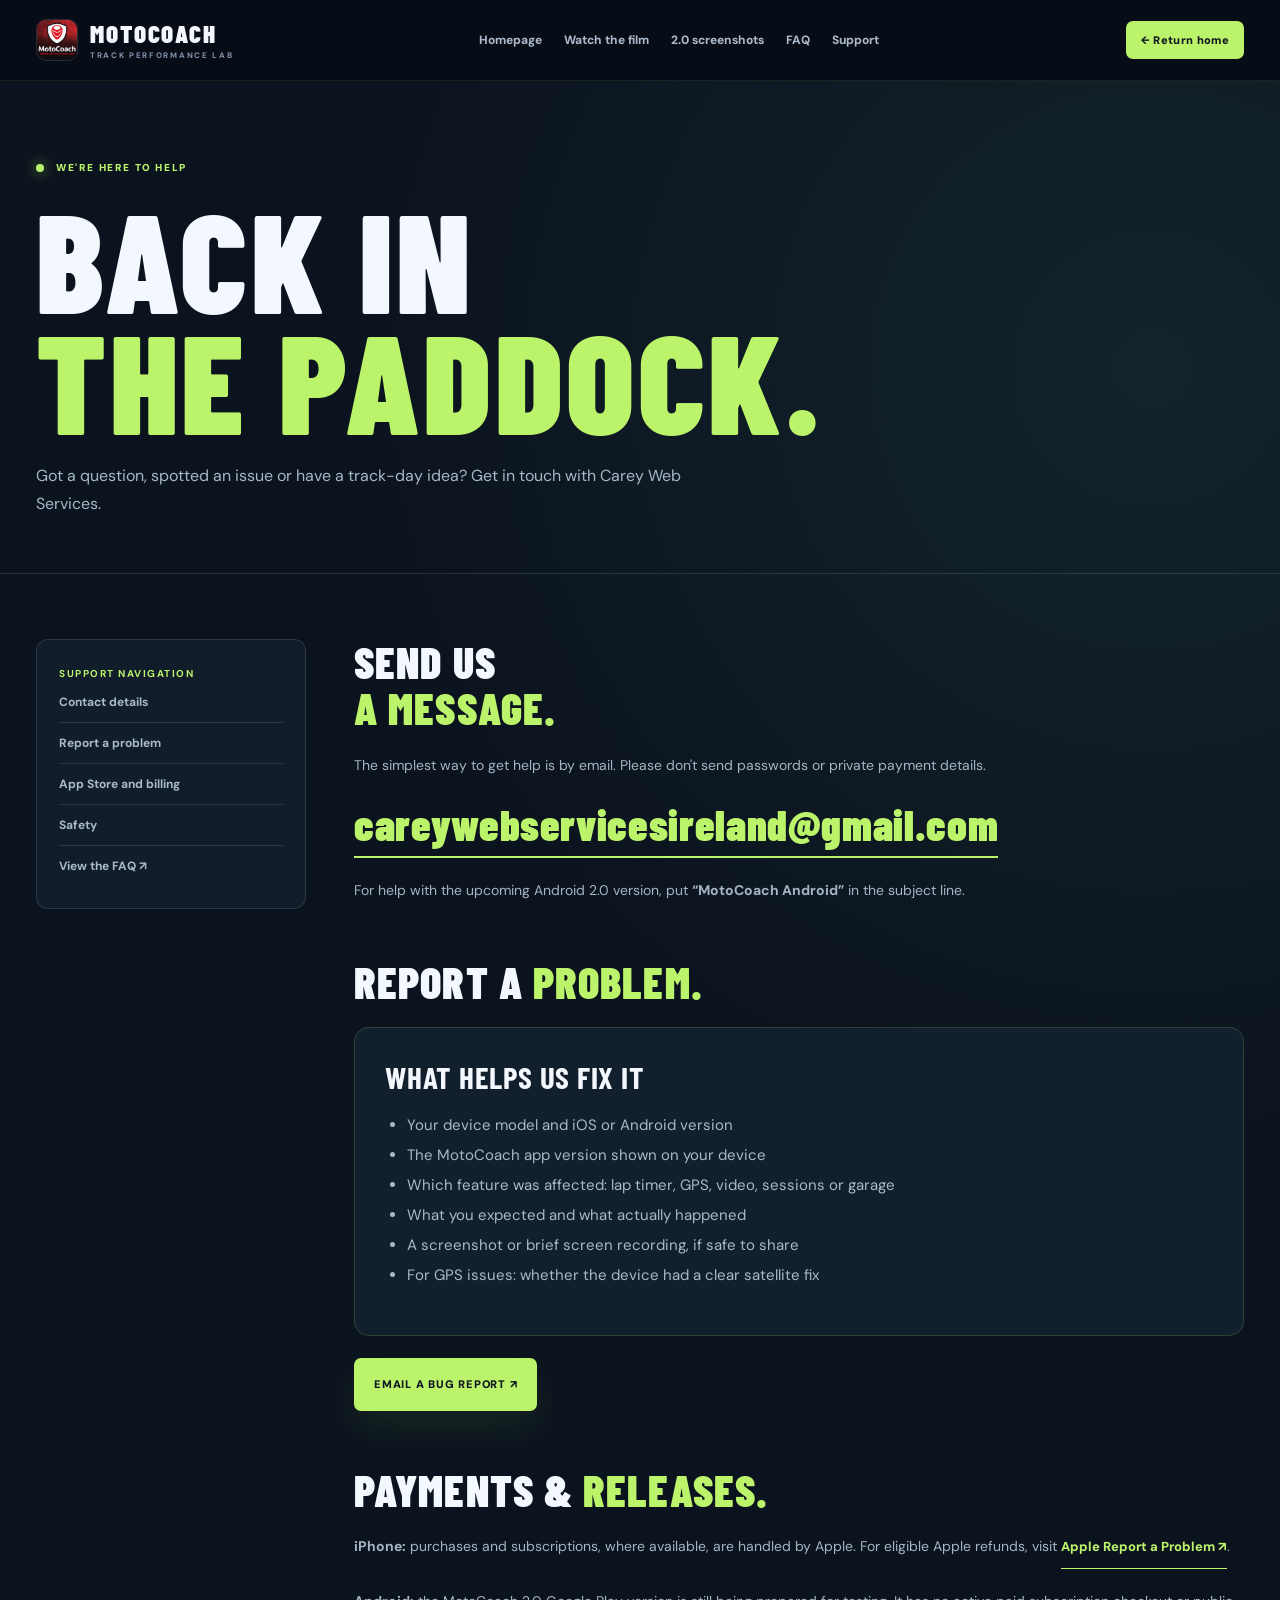
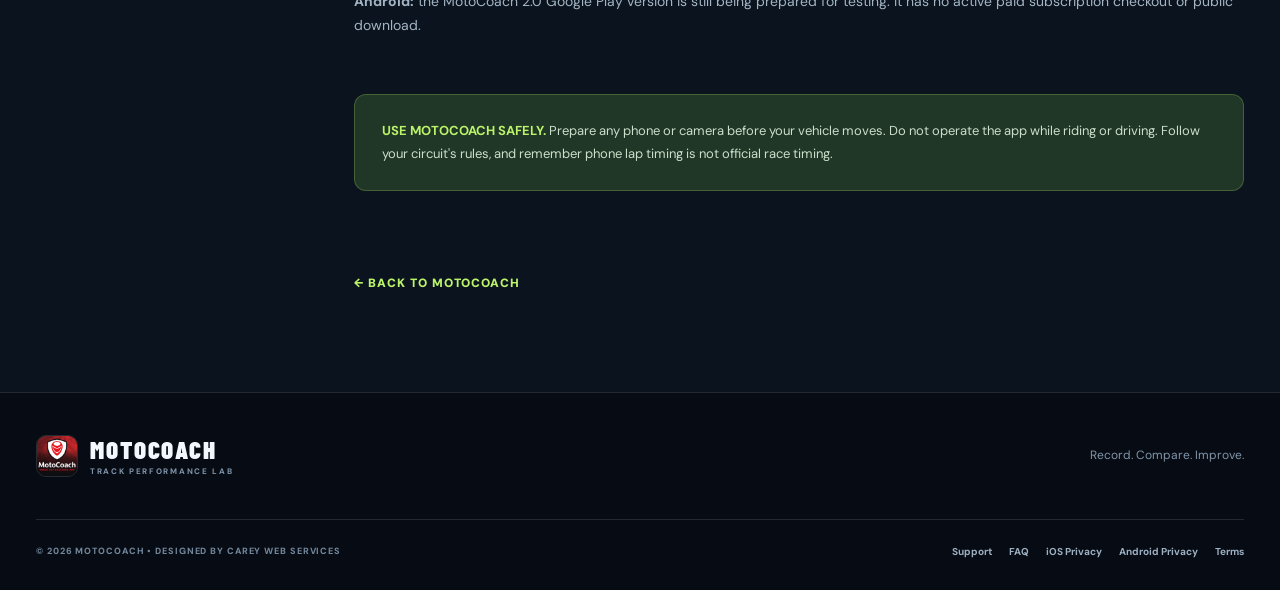
<file: support-android.html>
<!doctype html><html lang="en-IE"><head><meta charset="utf-8"><meta name="viewport" content="width=device-width,initial-scale=1"><meta name="theme-color" content="#080d17"><meta name="description" content="Contact Carey Web Services about the MotoCoach Android 2.0 development preview, GPS, lap timing or app issues."><meta name="robots" content="index,follow,max-image-preview:large"><link rel="canonical" href="https://aimotocoach.com/support-android.html"><link rel="icon" href="/assets/v2/motocoach-icon.webp" type="image/webp"><link rel="stylesheet" href="/assets/v2/site.css"><link rel="stylesheet" href="/assets/v2/subpages.css"><meta property="og:type" content="website"><meta property="og:title" content="MotoCoach Android — Support"><meta property="og:description" content="Contact Carey Web Services about the MotoCoach Android 2.0 development preview, GPS, lap timing or app issues."><meta property="og:url" content="https://aimotocoach.com/support-android.html"><meta property="og:image" content="https://aimotocoach.com/assets/v2/motocoach-feature.webp"><title>MotoCoach Android — Support</title></head><body><a class="skip-link" href="#content">Skip to content</a><header class="site-header"><div class="nav-inner container"><a class="brand" href="/"><img src="/assets/v2/motocoach-icon.webp" width="42" height="42" alt=""><span><strong>MOTOCOACH</strong><small>TRACK PERFORMANCE LAB</small></span></a><nav class="desktop-nav" aria-label="Page navigation"><a href="/">Homepage</a><a href="/#video">Watch the film</a><a href="/#screenshots">2.0 screenshots</a><a href="/faq.html">FAQ</a><a href="/support.html">Support</a></nav><a class="small-cta" href="/">← Return home</a></div></header><main id="content" class="subpage"><section class="sub-hero"><div class="container"><span class="eyebrow eyebrow-plain"><span class="live-dot"></span> WE'RE HERE TO HELP</span><h1>BACK IN<br><em>THE PADDOCK.</em></h1><p>Got a question, spotted an issue or have a track-day idea? Get in touch with Carey Web Services.</p></div></section><div class="container sub-content"><div class="sub-columns"><nav class="sub-toc" aria-label="Support links"><strong>SUPPORT NAVIGATION</strong><a href="#contact">Contact details</a><a href="#report">Report a problem</a><a href="#billing">App Store and billing</a><a href="#safety">Safety</a><a href="/faq.html">View the FAQ ↗</a></nav><div><section class="sub-block" id="contact"><h2>SEND US<br><em>A MESSAGE.</em></h2><p>The simplest way to get help is by email. Please don't send passwords or private payment details.</p><a class="sub-email" href="mailto:careywebservicesireland@gmail.com?subject=MotoCoach%20support">careywebservicesireland@gmail.com</a><p style="margin-top:20px">For help with the upcoming Android 2.0 version, put <b>“MotoCoach Android”</b> in the subject line.</p></section><section class="sub-block" id="report"><h2>REPORT A <em>PROBLEM.</em></h2><div class="sub-card"><h3>WHAT HELPS US FIX IT</h3><ul><li>Your device model and iOS or Android version</li><li>The MotoCoach app version shown on your device</li><li>Which feature was affected: lap timer, GPS, video, sessions or garage</li><li>What you expected and what actually happened</li><li>A screenshot or brief screen recording, if safe to share</li><li>For GPS issues: whether the device had a clear satellite fix</li></ul></div><a class="button button-lime" href="mailto:careywebservicesireland@gmail.com?subject=MotoCoach%20bug%20report">EMAIL A BUG REPORT ↗</a></section><section class="sub-block" id="billing"><h2>PAYMENTS & <em>RELEASES.</em></h2><p><strong>iPhone:</strong> purchases and subscriptions, where available, are handled by Apple. For eligible Apple refunds, visit <a class="underlined-link" href="https://reportaproblem.apple.com/" target="_blank" rel="noopener noreferrer">Apple Report a Problem ↗</a>.</p><p><strong>Android:</strong> the MotoCoach 2.0 Google Play version is still being prepared for testing. It has no active paid subscription checkout or public download.</p></section><section class="sub-block" id="safety"><div class="sub-banner"><b>USE MOTOCOACH SAFELY.</b> Prepare any phone or camera before your vehicle moves. Do not operate the app while riding or driving. Follow your circuit's rules, and remember phone lap timing is not official race timing.</div></section><a class="sub-back" href="/">← Back to MotoCoach</a></div></div></div></main><footer class="footer"><div class="container footer-top"><a class="brand" href="/"><img src="/assets/v2/motocoach-icon.webp" width="42" height="42" alt=""><span><strong>MOTOCOACH</strong><small>TRACK PERFORMANCE LAB</small></span></a><p>Record. Compare. Improve.</p></div><div class="container footer-bottom"><span>© 2026 MOTOCOACH • DESIGNED BY CAREY WEB SERVICES</span><div><a href="/support.html">Support</a><a href="/faq.html">FAQ</a><a href="/privacy.html">iOS Privacy</a><a href="/privacy-android.html">Android Privacy</a><a href="/terms.html">Terms</a></div></div></footer></body></html>
</file>
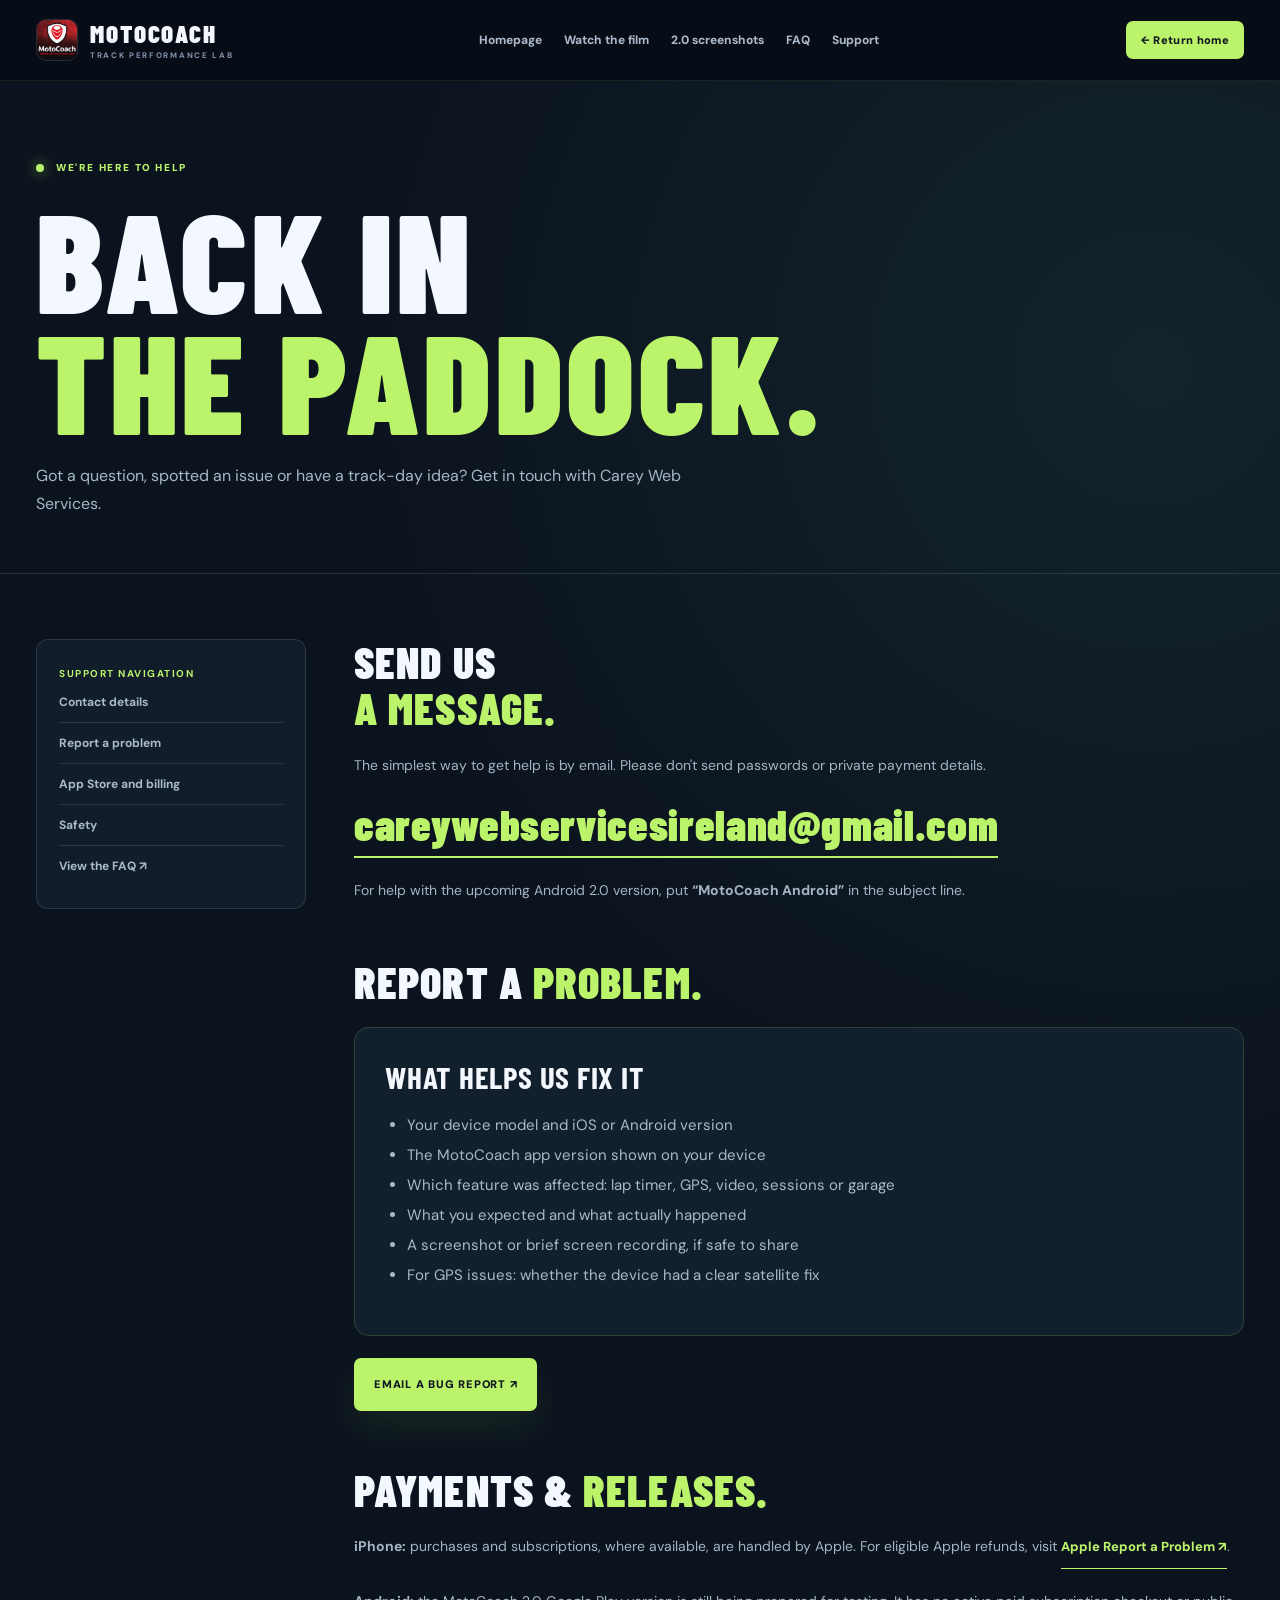
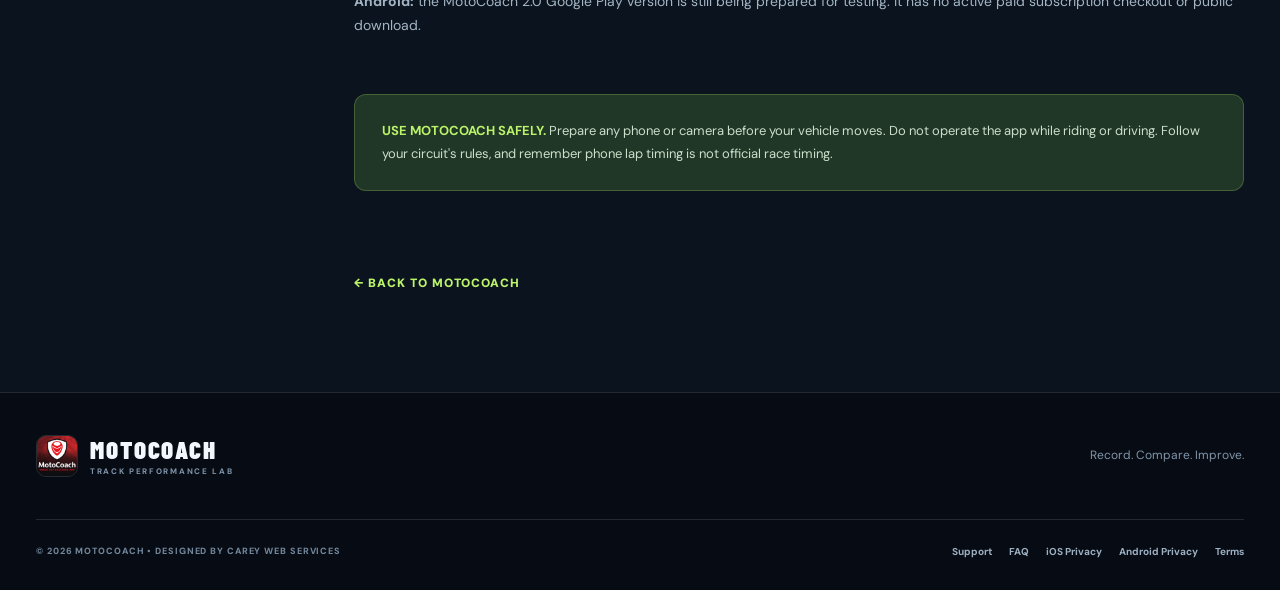
<file: support.html>
<!doctype html><html lang="en-IE"><head><meta charset="utf-8"><meta name="viewport" content="width=device-width,initial-scale=1"><meta name="theme-color" content="#080d17"><meta name="description" content="Get help with MotoCoach for iPhone or Android, app sessions, GPS lap timing and billing questions."><meta name="robots" content="index,follow,max-image-preview:large"><link rel="canonical" href="https://aimotocoach.com/support.html"><link rel="icon" href="/assets/v2/motocoach-icon.webp" type="image/webp"><link rel="stylesheet" href="/assets/v2/site.css"><link rel="stylesheet" href="/assets/v2/subpages.css"><meta property="og:type" content="website"><meta property="og:title" content="MotoCoach Support — Contact &amp; Troubleshooting"><meta property="og:description" content="Get help with MotoCoach for iPhone or Android, app sessions, GPS lap timing and billing questions."><meta property="og:url" content="https://aimotocoach.com/support.html"><meta property="og:image" content="https://aimotocoach.com/assets/v2/motocoach-feature.webp"><title>MotoCoach Support — Contact &amp; Troubleshooting</title></head><body><a class="skip-link" href="#content">Skip to content</a><header class="site-header"><div class="nav-inner container"><a class="brand" href="/"><img src="/assets/v2/motocoach-icon.webp" width="42" height="42" alt=""><span><strong>MOTOCOACH</strong><small>TRACK PERFORMANCE LAB</small></span></a><nav class="desktop-nav" aria-label="Page navigation"><a href="/">Homepage</a><a href="/#video">Watch the film</a><a href="/#screenshots">2.0 screenshots</a><a href="/faq.html">FAQ</a><a href="/support.html">Support</a></nav><a class="small-cta" href="/">← Return home</a></div></header><main id="content" class="subpage"><section class="sub-hero"><div class="container"><span class="eyebrow eyebrow-plain"><span class="live-dot"></span> WE'RE HERE TO HELP</span><h1>BACK IN<br><em>THE PADDOCK.</em></h1><p>Got a question, spotted an issue or have a track-day idea? Get in touch with Carey Web Services.</p></div></section><div class="container sub-content"><div class="sub-columns"><nav class="sub-toc" aria-label="Support links"><strong>SUPPORT NAVIGATION</strong><a href="#contact">Contact details</a><a href="#report">Report a problem</a><a href="#billing">App Store and billing</a><a href="#safety">Safety</a><a href="/faq.html">View the FAQ ↗</a></nav><div><section class="sub-block" id="contact"><h2>SEND US<br><em>A MESSAGE.</em></h2><p>The simplest way to get help is by email. Please don't send passwords or private payment details.</p><a class="sub-email" href="mailto:careywebservicesireland@gmail.com?subject=MotoCoach%20support">careywebservicesireland@gmail.com</a><p style="margin-top:20px">For help with the upcoming Android 2.0 version, put <b>“MotoCoach Android”</b> in the subject line.</p></section><section class="sub-block" id="report"><h2>REPORT A <em>PROBLEM.</em></h2><div class="sub-card"><h3>WHAT HELPS US FIX IT</h3><ul><li>Your device model and iOS or Android version</li><li>The MotoCoach app version shown on your device</li><li>Which feature was affected: lap timer, GPS, video, sessions or garage</li><li>What you expected and what actually happened</li><li>A screenshot or brief screen recording, if safe to share</li><li>For GPS issues: whether the device had a clear satellite fix</li></ul></div><a class="button button-lime" href="mailto:careywebservicesireland@gmail.com?subject=MotoCoach%20bug%20report">EMAIL A BUG REPORT ↗</a></section><section class="sub-block" id="billing"><h2>PAYMENTS & <em>RELEASES.</em></h2><p><strong>iPhone:</strong> purchases and subscriptions, where available, are handled by Apple. For eligible Apple refunds, visit <a class="underlined-link" href="https://reportaproblem.apple.com/" target="_blank" rel="noopener noreferrer">Apple Report a Problem ↗</a>.</p><p><strong>Android:</strong> the MotoCoach 2.0 Google Play version is still being prepared for testing. It has no active paid subscription checkout or public download.</p></section><section class="sub-block" id="safety"><div class="sub-banner"><b>USE MOTOCOACH SAFELY.</b> Prepare any phone or camera before your vehicle moves. Do not operate the app while riding or driving. Follow your circuit's rules, and remember phone lap timing is not official race timing.</div></section><a class="sub-back" href="/">← Back to MotoCoach</a></div></div></div></main><footer class="footer"><div class="container footer-top"><a class="brand" href="/"><img src="/assets/v2/motocoach-icon.webp" width="42" height="42" alt=""><span><strong>MOTOCOACH</strong><small>TRACK PERFORMANCE LAB</small></span></a><p>Record. Compare. Improve.</p></div><div class="container footer-bottom"><span>© 2026 MOTOCOACH • DESIGNED BY CAREY WEB SERVICES</span><div><a href="/support.html">Support</a><a href="/faq.html">FAQ</a><a href="/privacy.html">iOS Privacy</a><a href="/privacy-android.html">Android Privacy</a><a href="/terms.html">Terms</a></div></div></footer></body></html>
</file>
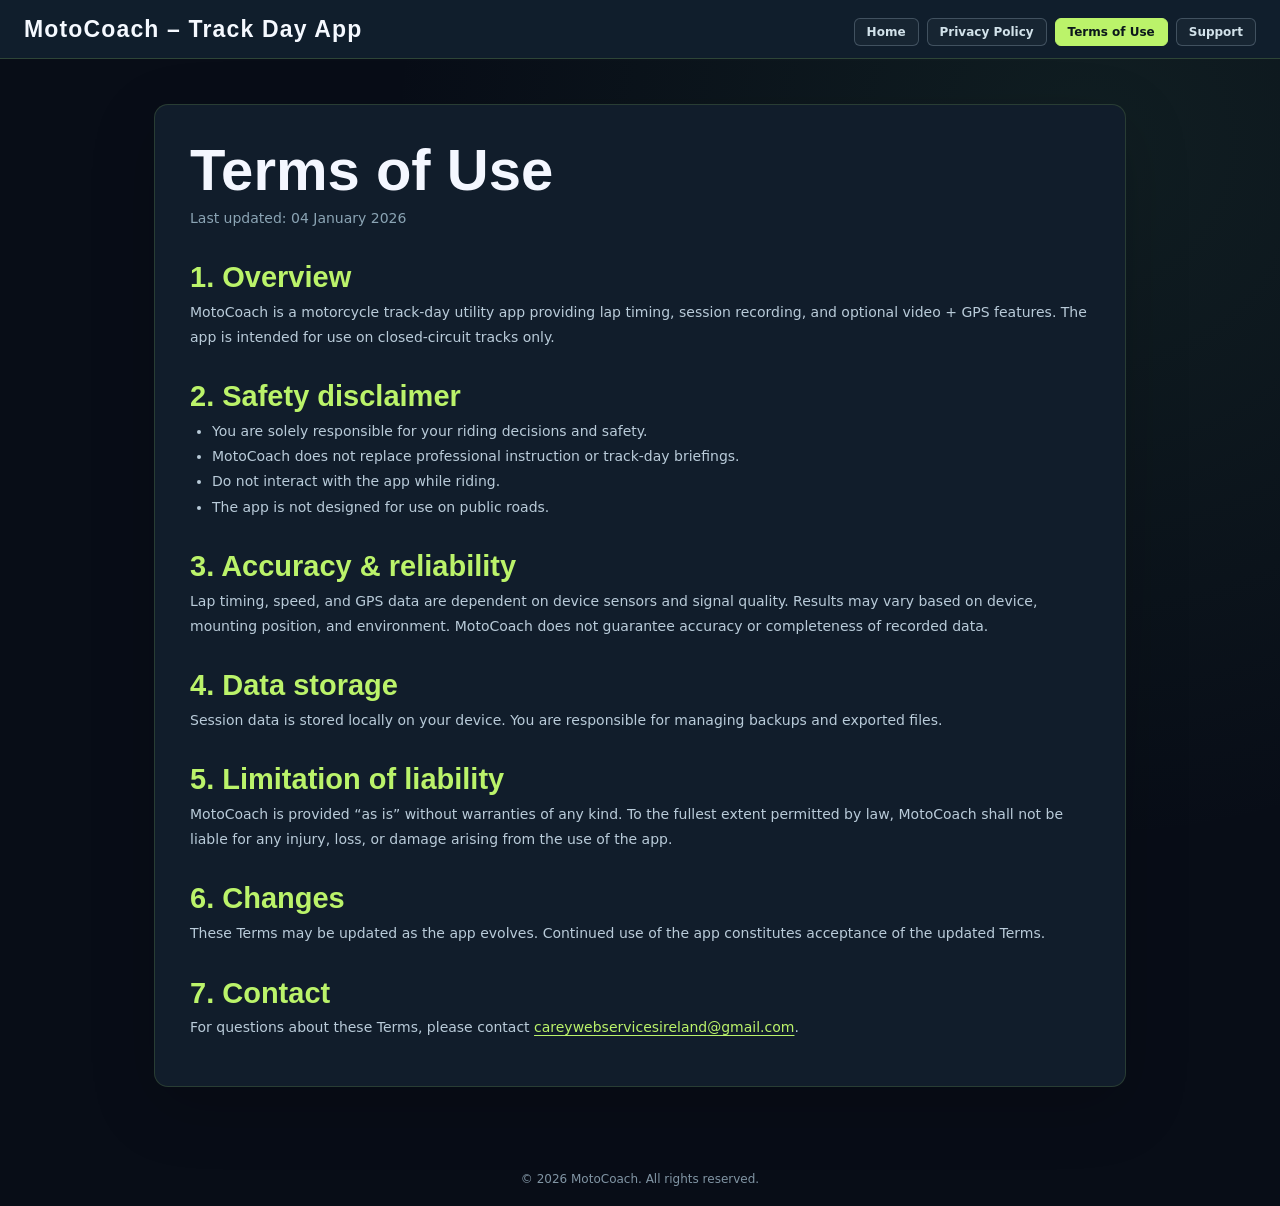
<file: terms-android.html>
<!DOCTYPE html>
<html lang="en">
<head>
    <meta name="description" content="MotoCoach terms of use and important track-day safety information.">
    <meta name="robots" content="index,follow">
    <link rel="canonical" href="https://aimotocoach.com/terms-android.html">
  <meta charset="UTF-8" />
  <title>MotoCoach – Terms of Use</title>
  <meta name="viewport" content="width=device-width, initial-scale=1" />
  <style>
    body {
      margin: 0;
      font-family: -apple-system, BlinkMacSystemFont, system-ui, sans-serif;
      background: linear-gradient(180deg, #e3f0ff, #f5f7fb);
      color: #111827;
    }
    .page-wrapper {
      min-height: 100vh;
      display: flex;
      flex-direction: column;
    }
    header {
      background: #111827;
      color: white;
      padding: 12px 24px;
      display: flex;
      flex-wrap: wrap;
      align-items: center;
      justify-content: space-between;
      box-shadow: 0 2px 8px rgba(0,0,0,0.35);
    }
    .header-title {
      font-size: 18px;
      font-weight: 600;
    }
    .nav-links {
      display: flex;
      gap: 8px;
      margin-top: 6px;
      flex-wrap: wrap;
    }
    .nav-links a {
      text-decoration: none;
      font-size: 14px;
      padding: 6px 12px;
      border-radius: 999px;
      border: 1px solid rgba(255,255,255,0.4);
      color: white;
      background: transparent;
    }
    .nav-links a.active {
      background: #f97316;
      border-color: #f97316;
      color: #111827;
      font-weight: 600;
    }
    main {
      flex: 1;
      display: flex;
      justify-content: center;
      padding: 24px 12px 40px;
    }
    .card {
      max-width: 900px;
      width: 100%;
      background: white;
      border-radius: 16px;
      padding: 24px 20px 32px;
      box-shadow: 0 10px 35px rgba(15,23,42,0.18);
    }
    h1 {
      margin-top: 0;
      margin-bottom: 4px;
      font-size: 28px;
    }
    h2 {
      margin-top: 20px;
      margin-bottom: 6px;
      font-size: 18px;
    }
    p {
      line-height: 1.5;
      margin: 6px 0 10px;
    }
    ul {
      margin-top: 4px;
      margin-bottom: 10px;
      padding-left: 22px;
    }
    .muted {
      color: #6b7280;
      font-size: 14px;
      margin-bottom: 16px;
    }
    footer {
      text-align: center;
      font-size: 12px;
      color: #6b7280;
      padding: 8px 0 16px;
    }
  </style>
    <link rel="stylesheet" href="/assets/v2/legal.css">
</head>
<body>
  <div class="page-wrapper">
    <header>
      <div class="header-title">MotoCoach – Track Day App</div>
      <nav class="nav-links">
        <a href="/">Home</a>
        <a href="privacy-android.html">Privacy Policy</a>
        <a href="terms-android.html" class="active">Terms of Use</a>
        <a href="support-android.html">Support</a>
      </nav>
    </header>

    <main>
      <div class="card">
        <h1>Terms of Use</h1>
        <p class="muted">Last updated: 04 January 2026</p>

        <h2>1. Overview</h2>
        <p>
          MotoCoach is a motorcycle track-day utility app providing lap timing,
          session recording, and optional video + GPS features.
          The app is intended for use on closed-circuit tracks only.
        </p>

        <h2>2. Safety disclaimer</h2>
        <ul>
          <li>You are solely responsible for your riding decisions and safety.</li>
          <li>MotoCoach does not replace professional instruction or track-day briefings.</li>
          <li>Do not interact with the app while riding.</li>
          <li>The app is not designed for use on public roads.</li>
        </ul>

        <h2>3. Accuracy & reliability</h2>
        <p>
          Lap timing, speed, and GPS data are dependent on device sensors and signal quality.
          Results may vary based on device, mounting position, and environment.
          MotoCoach does not guarantee accuracy or completeness of recorded data.
        </p>

        <h2>4. Data storage</h2>
        <p>
          Session data is stored locally on your device.
          You are responsible for managing backups and exported files.
        </p>

        <h2>5. Limitation of liability</h2>
        <p>
          MotoCoach is provided “as is” without warranties of any kind.
          To the fullest extent permitted by law, MotoCoach shall not be liable
          for any injury, loss, or damage arising from the use of the app.
        </p>

        <h2>6. Changes</h2>
        <p>
          These Terms may be updated as the app evolves.
          Continued use of the app constitutes acceptance of the updated Terms.
        </p>

        <h2>7. Contact</h2>
        <p>
          For questions about these Terms, please contact
          <a href="mailto:careywebservicesireland@gmail.com">careywebservicesireland@gmail.com</a>.
        </p>
      </div>
    </main>

    <footer>
      © 2026 MotoCoach. All rights reserved.
    </footer>
  </div>
</body>
</html>
</file>
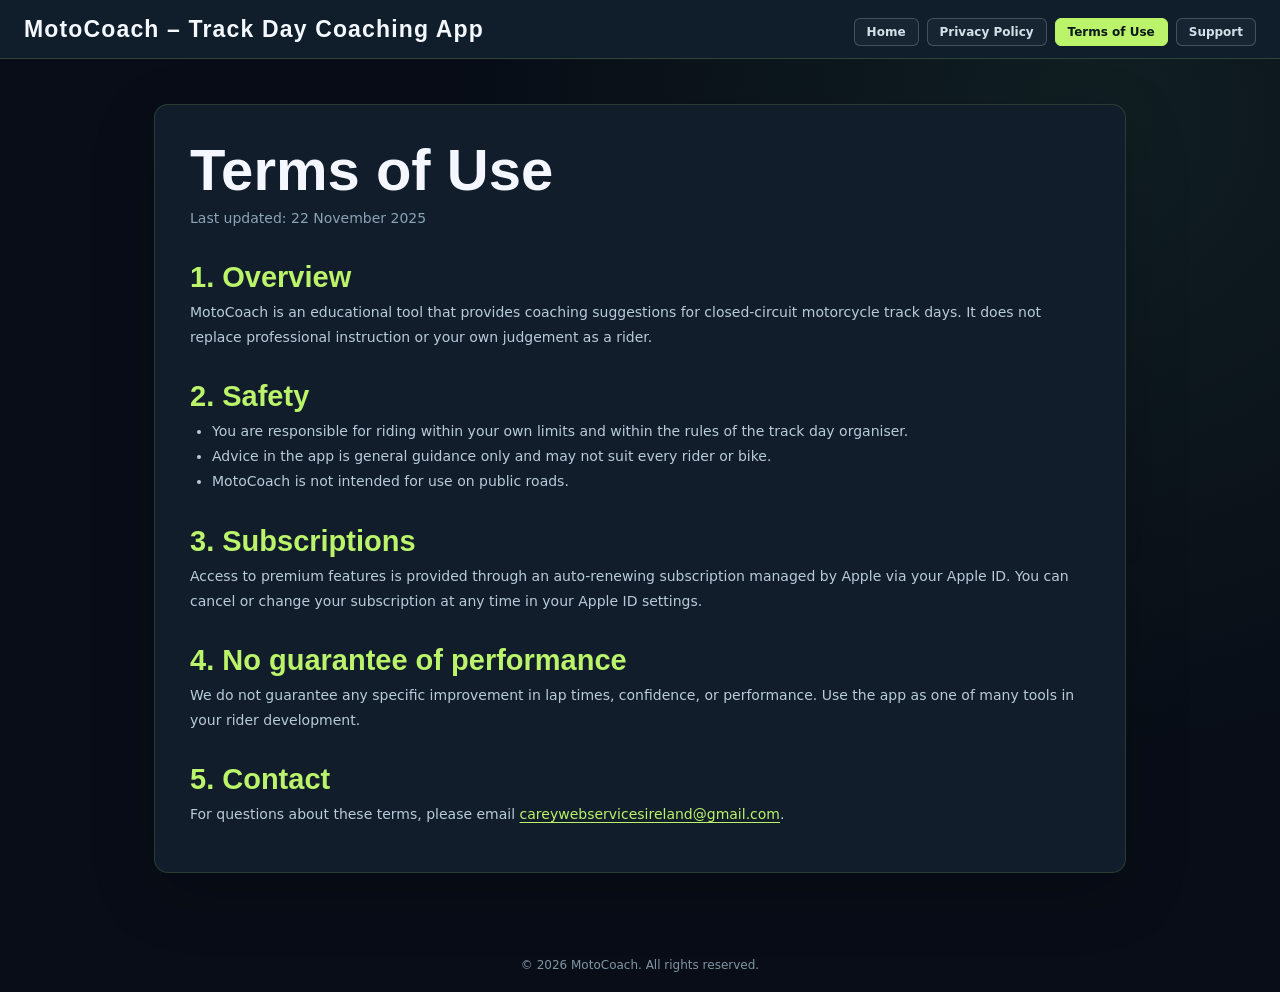
<file: terms.html>
<!DOCTYPE html>
<html lang="en">
<head>
    <meta name="description" content="MotoCoach terms of use and important track-day safety information.">
    <meta name="robots" content="index,follow">
    <link rel="canonical" href="https://aimotocoach.com/terms.html">
  <meta charset="UTF-8" />
  <title>MotoCoach – Terms of Use</title>
  <meta name="viewport" content="width=device-width, initial-scale=1" />
  <style>
    /* same styles as privacy.html */
    body {
      margin: 0;
      font-family: -apple-system, BlinkMacSystemFont, system-ui, sans-serif;
      background: linear-gradient(180deg, #e3f0ff, #f5f7fb);
      color: #111827;
    }
    .page-wrapper {
      min-height: 100vh;
      display: flex;
      flex-direction: column;
    }
    header {
      background: #111827;
      color: white;
      padding: 12px 24px;
      display: flex;
      flex-wrap: wrap;
      align-items: center;
      justify-content: space-between;
      box-shadow: 0 2px 8px rgba(0,0,0,0.35);
    }
    .header-title {
      font-size: 18px;
      font-weight: 600;
    }
    .nav-links {
      display: flex;
      gap: 8px;
      margin-top: 6px;
      flex-wrap: wrap;
    }
    .nav-links a {
      text-decoration: none;
      font-size: 14px;
      padding: 6px 12px;
      border-radius: 999px;
      border: 1px solid rgba(255,255,255,0.4);
      color: white;
      background: transparent;
    }
    .nav-links a.active {
      background: #f97316;
      border-color: #f97316;
      color: #111827;
      font-weight: 600;
    }
    main {
      flex: 1;
      display: flex;
      justify-content: center;
      padding: 24px 12px 40px;
    }
    .card {
      max-width: 900px;
      width: 100%;
      background: white;
      border-radius: 16px;
      padding: 24px 20px 32px;
      box-shadow: 0 10px 35px rgba(15,23,42,0.18);
    }
    h1 {
      margin-top: 0;
      margin-bottom: 4px;
      font-size: 28px;
    }
    h2 {
      margin-top: 20px;
      margin-bottom: 6px;
      font-size: 18px;
    }
    p {
      line-height: 1.5;
      margin: 6px 0 10px;
    }
    ul {
      margin-top: 4px;
      margin-bottom: 10px;
      padding-left: 22px;
    }
    .muted {
      color: #6b7280;
      font-size: 14px;
      margin-bottom: 16px;
    }
    footer {
      text-align: center;
      font-size: 12px;
      color: #6b7280;
      padding: 8px 0 16px;
    }
  </style>
    <link rel="stylesheet" href="/assets/v2/legal.css">
</head>
<body>
  <div class="page-wrapper">
    <header>
      <div class="header-title">MotoCoach – Track Day Coaching App</div>
      <nav class="nav-links">
        <a href="/">Home</a>
        <a href="privacy.html">Privacy Policy</a>
        <a href="terms.html" class="active">Terms of Use</a>
        <a href="support.html">Support</a>
      </nav>
    </header>

    <main>
      <div class="card">
        <h1>Terms of Use</h1>
        <p class="muted">Last updated: 22 November 2025</p>

        <h2>1. Overview</h2>
        <p>
          MotoCoach is an educational tool that provides coaching suggestions for closed-circuit motorcycle track days.
          It does not replace professional instruction or your own judgement as a rider.
        </p>

        <h2>2. Safety</h2>
        <ul>
          <li>You are responsible for riding within your own limits and within the rules of the track day organiser.</li>
          <li>Advice in the app is general guidance only and may not suit every rider or bike.</li>
          <li>MotoCoach is not intended for use on public roads.</li>
        </ul>

        <h2>3. Subscriptions</h2>
        <p>
          Access to premium features is provided through an auto-renewing subscription managed by Apple via your Apple ID.
          You can cancel or change your subscription at any time in your Apple ID settings.
        </p>

        <h2>4. No guarantee of performance</h2>
        <p>
          We do not guarantee any specific improvement in lap times, confidence, or performance.
          Use the app as one of many tools in your rider development.
        </p>

        <h2>5. Contact</h2>
        <p>
          For questions about these terms, please email
          <a href="mailto:careywebservicesireland@gmail.com">careywebservicesireland@gmail.com</a>.
        </p>
      </div>
    </main>

    <footer>
      © 2026 MotoCoach. All rights reserved.
    </footer>
  </div>
</body>
</html>
</file>
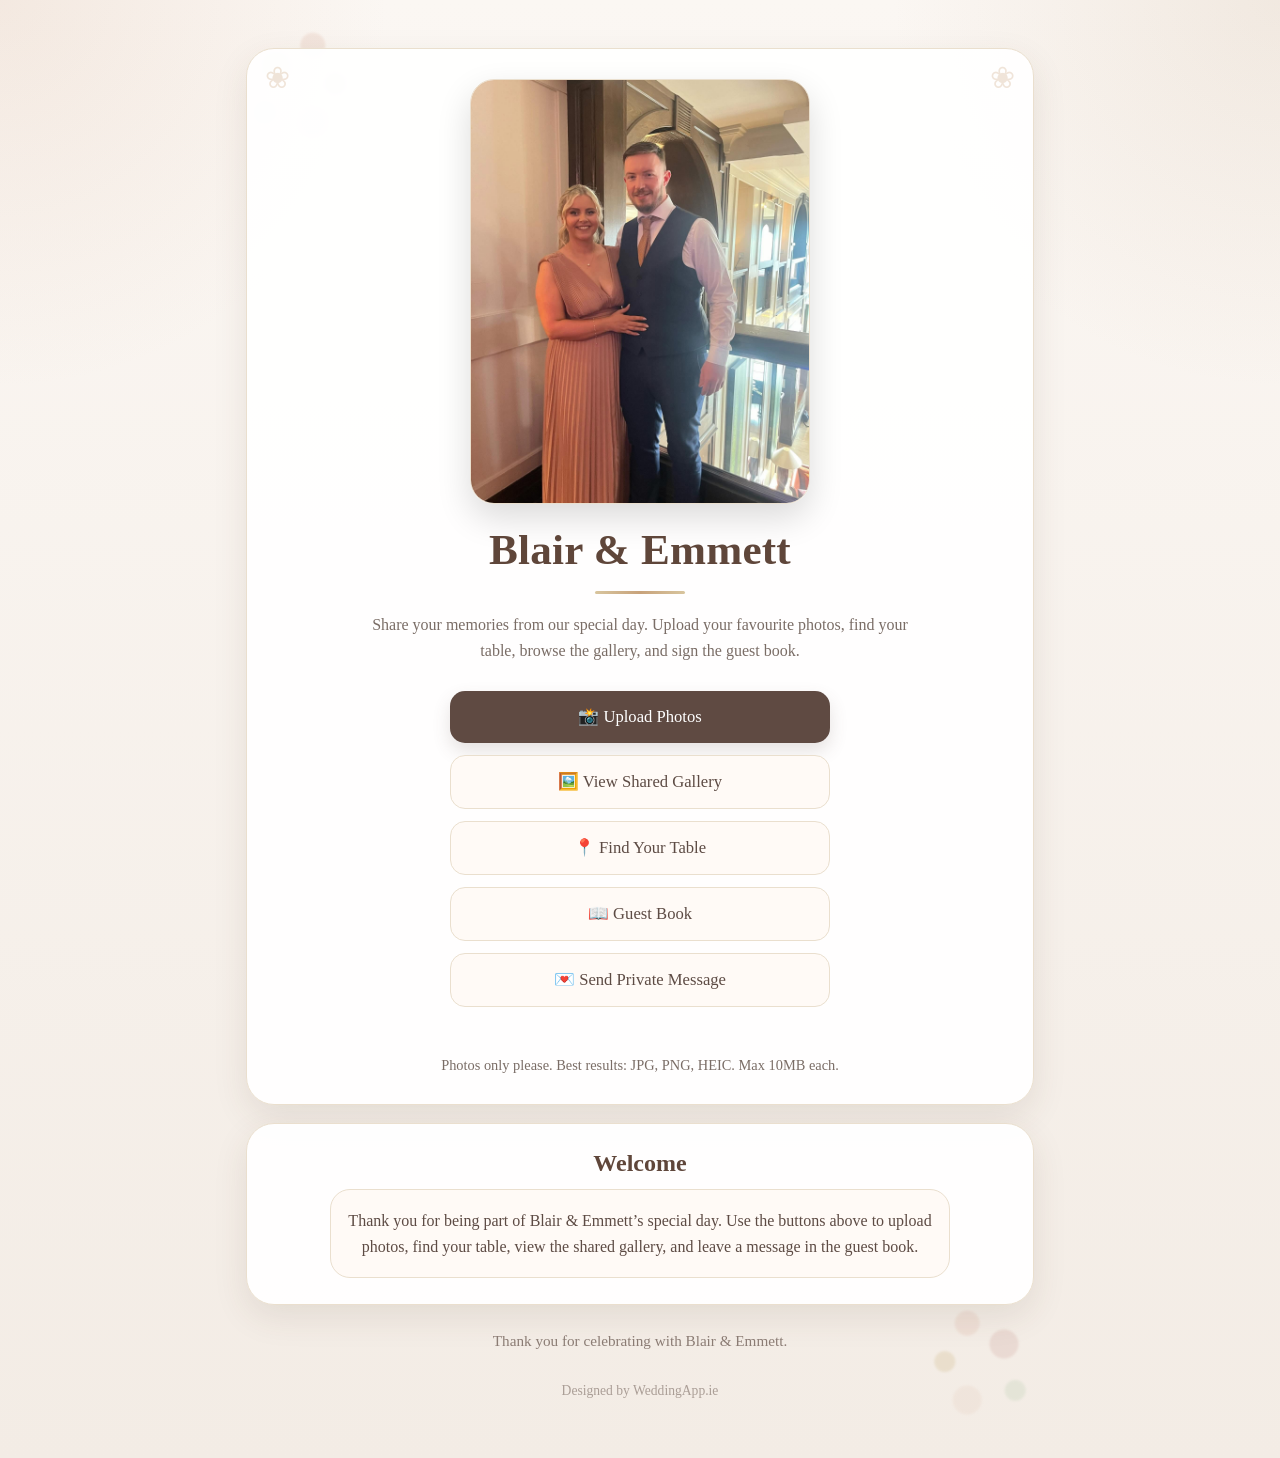
<file: wedding.html>
<!DOCTYPE html>
<html lang="en">
<head>
  <meta charset="UTF-8" />
  <meta name="viewport" content="width=device-width, initial-scale=1.0" />
  <title>Blair & Emmett Wedding</title>

  <style>
    :root {
      --bg-top: #fbf7f3;
      --bg-bottom: #f3ece5;
      --card: rgba(255, 255, 255, 0.96);
      --text: #2f2a28;
      --muted: #7a6d66;
      --accent: #c8a27a;
      --accent-deep: #a97f58;
      --button: #5f4a42;
      --button-hover: #4d3b35;
      --button-light: #fffaf6;
      --border: #eadfce;
      --shadow: 0 12px 34px rgba(76, 54, 41, 0.10);
      --radius: 22px;
      --max: 820px;
    }

    * {
      box-sizing: border-box;
    }

    body {
      margin: 0;
      font-family: Georgia, serif;
      background:
        radial-gradient(circle at top left, rgba(214, 176, 150, 0.20), transparent 20%),
        radial-gradient(circle at top right, rgba(196, 168, 139, 0.18), transparent 20%),
        linear-gradient(180deg, var(--bg-top) 0%, var(--bg-bottom) 100%);
      color: var(--text);
      text-align: center;
    }

    .wrap {
      position: relative;
      max-width: var(--max);
      margin: 0 auto;
      padding: 30px 16px 56px;
    }

    .wrap::before,
    .wrap::after {
      content: "";
      position: absolute;
      width: 160px;
      height: 160px;
      pointer-events: none;
      opacity: 0.35;
      z-index: 0;
    }

    .wrap::before {
      top: 10px;
      left: -10px;
      background:
        radial-gradient(circle at 35% 35%, #d9b7b0 0 14px, transparent 15px),
        radial-gradient(circle at 58% 22%, #e6c8ba 0 12px, transparent 13px),
        radial-gradient(circle at 72% 46%, #d8c59e 0 10px, transparent 11px),
        radial-gradient(circle at 28% 64%, #c9d6be 0 10px, transparent 11px),
        radial-gradient(circle at 58% 70%, #ead7ca 0 14px, transparent 15px);
      filter: blur(1px);
      border-radius: 50%;
    }

    .wrap::after {
      bottom: 10px;
      right: -10px;
      background:
        radial-gradient(circle at 65% 35%, #d9b7b0 0 14px, transparent 15px),
        radial-gradient(circle at 42% 22%, #e6c8ba 0 12px, transparent 13px),
        radial-gradient(circle at 28% 46%, #d8c59e 0 10px, transparent 11px),
        radial-gradient(circle at 72% 64%, #c9d6be 0 10px, transparent 11px),
        radial-gradient(circle at 42% 70%, #ead7ca 0 14px, transparent 15px);
      filter: blur(1px);
      border-radius: 50%;
    }

    .hero,
    .section {
      position: relative;
      z-index: 1;
      background: var(--card);
      border: 1px solid var(--border);
      border-radius: 28px;
      box-shadow: var(--shadow);
    }

    .hero {
      padding: 30px 20px 28px;
      margin-top: 18px;
      overflow: hidden;
    }

    .hero::before,
    .hero::after {
      content: "❀";
      position: absolute;
      font-size: 30px;
      color: rgba(200, 162, 122, 0.28);
      line-height: 1;
    }

    .hero::before {
      top: 14px;
      left: 18px;
    }

    .hero::after {
      top: 14px;
      right: 18px;
    }

    .hero-image {
      display: block;
      width: 100%;
      max-width: 300px;
      margin: 0 auto 22px;
      border-radius: 24px;
      object-fit: cover;
      box-shadow: 0 14px 34px rgba(0,0,0,0.14);
      border: 1px solid var(--border);
    }

    h1 {
      margin: 0;
      font-size: 2.35rem;
      line-height: 1.1;
      font-weight: 700;
      color: #5f463a;
      letter-spacing: 0.2px;
    }

    .divider {
      width: 90px;
      height: 3px;
      background: linear-gradient(90deg, #d8c59e 0%, #c8a27a 50%, #d8c59e 100%);
      margin: 18px auto 18px;
      border-radius: 999px;
    }

    .subtitle {
      margin: 0 auto 28px;
      max-width: 560px;
      font-size: 1rem;
      line-height: 1.6;
      color: var(--muted);
    }

    .button,
    button,
    .file-label {
      display: block;
      width: 100%;
      max-width: 380px;
      margin: 12px auto;
      padding: 16px 18px;
      font-size: 1.04rem;
      border: none;
      border-radius: 15px;
      background: var(--button);
      color: #fff;
      cursor: pointer;
      text-decoration: none;
      transition: transform 0.15s ease, background 0.15s ease, box-shadow 0.15s ease;
      font-family: inherit;
      box-shadow: 0 8px 18px rgba(95, 74, 66, 0.16);
    }

    .button:hover,
    button:hover,
    .file-label:hover {
      background: var(--button-hover);
      transform: translateY(-1px);
    }

    .button.secondary,
    button.secondary {
      background: var(--button-light);
      color: #5d4b44;
      border: 1px solid var(--border);
      box-shadow: none;
    }

    .button.secondary:hover,
    button.secondary:hover {
      background: #fff;
    }

    input[type="file"] {
      display: none;
    }

    .status {
      margin: 14px auto 4px;
      min-height: 24px;
      max-width: 520px;
      font-size: 0.96rem;
      color: var(--muted);
    }

    .section {
      padding: 26px 18px;
      margin-top: 18px;
    }

    .section h2 {
      margin: 0 0 12px;
      font-size: 1.5rem;
      color: #5f463a;
    }

    .section p {
      margin: 0 0 14px;
      color: var(--muted);
      line-height: 1.6;
    }

    .small-note {
      margin-top: 10px;
      font-size: 0.9rem;
      color: var(--muted);
      line-height: 1.45;
      text-align: center;
    }

    .info-box {
      max-width: 620px;
      margin: 0 auto;
      background: #fffaf6;
      border: 1px solid var(--border);
      border-radius: 20px;
      padding: 18px 16px;
      color: #5d4b44;
      line-height: 1.6;
    }

    .footer {
      margin-top: 24px;
      font-size: 0.95rem;
      color: #8c7d75;
      line-height: 1.6;
    }

    @media (min-width: 700px) {
      .hero-image {
        max-width: 340px;
      }

      h1 {
        font-size: 2.7rem;
      }
    }
  </style>
</head>
<body>
  <div class="wrap">
    <div class="hero">
      <img src="blair-emmett.jpg" alt="Blair and Emmett" class="hero-image" />

      <h1>Blair &amp; Emmett</h1>
      <div class="divider"></div>
      <p class="subtitle">
        Share your memories from our special day. Upload your favourite photos, find your table,
        browse the gallery, and sign the guest book.
      </p>

      <label for="photoUpload" class="file-label">📸 Upload Photos</label>
      <input id="photoUpload" type="file" accept="image/*" multiple />

      <a href="gallery.html" class="button secondary">🖼️ View Shared Gallery</a>
      <a href="seating.html" class="button secondary">📍 Find Your Table</a>
      <a href="guestbook.html" class="button secondary">📖 Guest Book</a>
      <a href="private-message.html" class="button secondary">💌 Send Private Message</a>

      <div id="uploadStatus" class="status"></div>
      <div class="small-note">
        Photos only please. Best results: JPG, PNG, HEIC. Max 10MB each.
      </div>
    </div>

    <div class="section">
      <h2>Welcome</h2>
      <div class="info-box">
        Thank you for being part of Blair &amp; Emmett’s special day.
        Use the buttons above to upload photos, find your table, view the shared gallery,
        and leave a message in the guest book.
      </div>
    </div>

    <div class="footer">
  Thank you for celebrating with Blair &amp; Emmett.<br><br>
  <span style="font-size:0.85rem; opacity:0.7;">
    Designed by WeddingApp.ie
  </span>
</div>

  <script>
    const SUPABASE_URL = "https://skndrknemoubcvilmiks.supabase.co";
    const SUPABASE_ANON_KEY = "eyJhbGciOiJIUzI1NiIsInR5cCI6IkpXVCJ9.eyJpc3MiOiJzdXBhYmFzZSIsInJlZiI6InNrbmRya25lbW91YmN2aWxtaWtzIiwicm9sZSI6ImFub24iLCJpYXQiOjE3NjMzMTgxMzcsImV4cCI6MjA3ODg5NDEzN30.C19bxtCeYjsUBe2dxij_utP8oE6YHMxjoP3x9ZTPMO0";

    const UPLOAD_FUNCTION_URL = `${SUPABASE_URL}/functions/v1/wedding-upload`;

    const photoUpload = document.getElementById("photoUpload");
    const uploadStatus = document.getElementById("uploadStatus");

    photoUpload.addEventListener("change", async (event) => {
      const files = Array.from(event.target.files || []);
      if (!files.length) return;

      uploadStatus.textContent = `Uploading ${files.length} photo(s)...`;

      try {
        for (const file of files) {
          if (!file.type.startsWith("image/")) {
            throw new Error(`"${file.name}" is not an image.`);
          }

          if (file.size > 10 * 1024 * 1024) {
            throw new Error(`"${file.name}" is larger than 10MB.`);
          }

          const formData = new FormData();
          formData.append("file", file);

          const res = await fetch(UPLOAD_FUNCTION_URL, {
            method: "POST",
            headers: {
              apikey: SUPABASE_ANON_KEY,
              Authorization: `Bearer ${SUPABASE_ANON_KEY}`
            },
            body: formData
          });

          const data = await res.json();

          if (!res.ok) {
            throw new Error(data.error || "Upload failed.");
          }
        }

        uploadStatus.textContent = "Photos uploaded successfully.";
        photoUpload.value = "";
      } catch (error) {
        uploadStatus.textContent = error.message || "Upload failed.";
      }
    });
  </script>
</body>
</html>
</file>
<file: assets/v2/site.css>
@import url('https://fonts.googleapis.com/css2?family=Barlow+Condensed:wght@500;600;700;800;900&family=DM+Sans:wght@400;500;600;700;800&display=swap');
:root{--bg:#080d17;--bg2:#0c1320;--panel:#121d2b;--panel2:#182537;--lime:#bbf36a;--lime2:#c5f68b;--cyan:#5dd9e7;--white:#f3f7fe;--muted:#9aabba;--line:rgba(198,215,234,.14);--red:#ff646c;--max:1240px;--display:'Barlow Condensed',Impact,'Arial Narrow',sans-serif;--body:'DM Sans',system-ui,-apple-system,'Segoe UI',sans-serif}
*,*:before,*:after{box-sizing:border-box}html{scroll-behavior:smooth;scroll-padding-top:94px}body{margin:0;background:var(--bg);color:var(--white);font-family:var(--body);font-size:15px;-webkit-font-smoothing:antialiased;overflow-x:hidden}body.lightbox-open{overflow:hidden}a{color:inherit;text-decoration:none}button{font:inherit}img,svg,video{max-width:100%;display:block}button,a{-webkit-tap-highlight-color:transparent}a:focus-visible,button:focus-visible,summary:focus-visible{outline:3px solid var(--cyan);outline-offset:4px}h1,h2,h3,p{margin:0}p{line-height:1.75}h1,h2,h3{font-family:var(--display);letter-spacing:.025em}h2{font-size:clamp(3.5rem,7.8vw,7.4rem);line-height:.91;font-weight:900}h2 em,h1 em{color:var(--lime);font-style:normal}.container{width:min(var(--max),calc(100% - 72px));margin:0 auto}.section-pad{padding:112px 0}.skip-link{position:fixed;top:-100px;left:16px;background:var(--lime);color:#111;padding:12px 18px;z-index:10000;border-radius:8px}.skip-link:focus{top:18px}.site-shell{overflow:hidden}
.site-header{position:sticky;top:0;z-index:100;background:rgba(8,14,24,.92);border-bottom:1px solid rgba(183,242,105,.1);backdrop-filter:blur(18px);-webkit-backdrop-filter:blur(18px)}.nav-inner{height:80px;display:flex;align-items:center;justify-content:space-between;gap:26px}.brand{display:inline-flex;align-items:center;gap:12px;flex-shrink:0}.brand img{width:42px;height:42px;object-fit:cover;border-radius:10px;border:1px solid rgba(255,255,255,.13)}.brand span{display:flex;flex-direction:column;line-height:1.05}.brand strong{font-family:var(--display);font-weight:900;font-size:25px;letter-spacing:.075em}.brand small{color:#7f92a9;font-weight:800;letter-spacing:.21em;font-size:8px;margin-top:5px}.desktop-nav{display:flex;align-items:center;gap:22px}.desktop-nav a{font-size:12px;font-weight:800;color:#abbaca;transition:color .2s;white-space:nowrap}.desktop-nav a:hover{color:var(--lime)}.nav-actions{display:flex;align-items:center;gap:16px}.small-cta{background:var(--lime);border-radius:7px;padding:12px 15px;font-size:11px;font-weight:900;color:#111a21;white-space:nowrap;letter-spacing:.03em}.small-cta:hover{background:white}.small-cta span{font-size:16px;margin-left:6px}.menu-toggle{display:none;width:41px;height:39px;padding:9px;background:transparent;border:1px solid var(--line);border-radius:7px;cursor:pointer}.menu-toggle span{display:block;width:21px;height:2px;background:var(--white);margin:4px auto}.mobile-nav{padding:10px 24px 20px;background:var(--bg);border-top:1px solid var(--line)}.mobile-nav:not([hidden]){display:flex;flex-direction:column}.mobile-nav a{padding:12px;color:var(--white);font-size:14px;font-weight:700;border-bottom:1px solid var(--line)}
.eyebrow{font-size:10px;font-weight:900;letter-spacing:.16em;color:var(--lime);display:flex;align-items:center;gap:12px;text-transform:uppercase}.live-dot,.green-mini{display:inline-block;width:8px;height:8px;border-radius:50%;background:var(--lime);box-shadow:0 0 14px rgba(183,242,105,.7);flex-shrink:0}.green-mini{width:7px;height:7px;box-shadow:none}.eyebrow-line{display:inline-block;width:26px;height:1px;background:rgba(183,242,105,.45)}.eyebrow-plain{color:var(--lime)}.section-number{font-size:12px;color:var(--cyan);padding-right:8px}
.hero{position:relative;background:radial-gradient(ellipse 42% 65% at 82% 38%,rgba(26,77,73,.27),transparent 80%),radial-gradient(ellipse 60% 36% at 20% 90%,rgba(35,63,86,.22),transparent),var(--bg);padding-top:84px;padding-bottom:80px;min-height:740px}.hero:before{content:"";position:absolute;inset:0;pointer-events:none;opacity:.18;background-image:linear-gradient(rgba(150,182,191,.13) 1px,transparent 1px),linear-gradient(90deg,rgba(150,182,191,.13) 1px,transparent 1px);background-size:80px 80px;mask-image:linear-gradient(90deg,transparent 5%,#000 90%)}.hero-grid{display:grid;grid-template-columns:1.08fr .92fr;gap:32px;align-items:center;position:relative}.hero-copy{position:relative;z-index:2}.hero h1{font-size:clamp(5rem,10.8vw,10.2rem);font-weight:900;line-height:.81;margin:43px 0 33px;letter-spacing:-.005em;text-shadow:0 4px 40px rgba(0,0,0,.28)}.hero h1 em{position:relative}.full-stop{color:var(--red)}.hero-lead{font-size:clamp(18px,2vw,23px);line-height:1.5;max-width:550px;color:#d7e3f1;font-weight:500;letter-spacing:-.02em}.hero-lead strong{color:var(--white);font-weight:800}.hero-sub{margin:21px 0 31px;max-width:490px;font-size:14px;line-height:1.85;color:var(--muted)}.hero-buttons,.cta-actions{display:flex;gap:13px;flex-wrap:wrap}.button{min-height:53px;display:inline-flex;align-items:center;justify-content:center;gap:13px;padding:16px 20px;font-size:11px;font-weight:900;letter-spacing:.07em;border-radius:7px;text-transform:uppercase;transition:transform .18s ease,background .18s ease;white-space:nowrap}.button:hover{transform:translateY(-2px)}.button-lime{background:var(--lime);color:#111921;box-shadow:0 16px 40px rgba(151,220,65,.1)}.button-lime:hover{background:#d3ff9a}.button-outline{color:var(--white);border:1px solid rgba(189,209,224,.3);background:rgba(255,255,255,.035)}.button-outline:hover{border-color:var(--lime)}.play-mark{font-size:12px;border:1px solid #19241c;border-radius:50%;height:21px;width:21px;display:inline-grid;place-items:center;padding-left:1px}.availability{display:flex;gap:15px;flex-wrap:wrap;margin-top:29px}.availability-pill{font-size:10px;color:#b9d5c4;display:flex;align-items:center;gap:8px;font-weight:700}.muted-pill{color:#7d92a9}.hero-index{display:flex;align-items:center;gap:14px;color:#5e7185;font-size:9px;font-weight:900;letter-spacing:.19em;margin-top:58px}.hero-index span:first-child{color:var(--lime)}.hero-index-line{background:rgba(179,217,223,.25);height:1px;width:57px}
.hero-visual{height:620px;position:relative;display:grid;place-items:center;min-width:0}.hero-grid-background{position:absolute;inset:25px 0 0;background:radial-gradient(circle at 50% 40%,rgba(45,146,134,.24),transparent 54%)}.circuit-hero{position:absolute;width:110%;max-width:none;right:-22%;top:-30px;opacity:.16;transform:rotate(-9deg);filter:drop-shadow(0 0 13px rgba(183,242,105,.2));pointer-events:none}.phone-halo{position:absolute;width:420px;height:420px;border-radius:50%;background:radial-gradient(circle,rgba(183,242,105,.2),transparent 70%);filter:blur(22px);transform:translate(20px,80px)}.phone-shot{position:relative;z-index:1;width:min(315px,72%);border-radius:38px;border:7px solid #253344;background:#080e18;overflow:hidden;box-shadow:0 35px 90px rgba(0,0,0,.7),0 0 0 1px rgba(183,242,105,.2);transform:rotate(5deg)}.phone-shot:before{content:"";position:absolute;z-index:2;inset:0;border-radius:30px;box-shadow:inset 0 0 0 1px rgba(255,255,255,.08);pointer-events:none}.phone-shot img{width:100%;height:auto}.floating-panel{position:absolute;z-index:2;border:1px solid rgba(183,242,105,.26);background:rgba(13,24,36,.94);padding:14px 17px;border-radius:12px;backdrop-filter:blur(6px);box-shadow:0 12px 35px rgba(0,0,0,.25)}.floating-panel .panel-label{display:block;font-size:9px;color:var(--lime);letter-spacing:.15em;font-weight:900;margin-bottom:7px}.floating-panel strong{display:block;font-family:var(--display);font-size:23px;font-weight:800;letter-spacing:.04em}.floating-panel .panel-mini{display:block;color:#889cac;font-size:10px;margin-top:3px}.float-a{bottom:104px;left:-2%;transform:rotate(-4deg)}.float-b{right:-2%;top:105px;transform:rotate(5deg)}.float-b strong{font-size:19px}.float-b strong span{color:var(--lime)}.hero-visual-caption{position:absolute;bottom:4px;right:4%;font-family:var(--display);letter-spacing:.17em;font-size:15px;font-weight:800;color:#5d6d7c}.hero-visual-caption span{font-family:var(--body);font-size:8px;color:#8598a8;font-weight:800;margin-left:12px}
.track-strip{overflow:hidden;border-top:1px solid rgba(183,242,105,.16);border-bottom:1px solid rgba(183,242,105,.16);background:#132029}.track-strip-inner{width:max-content;display:flex;align-items:center;gap:43px;padding:18px 35px;transform:translateX(-8px);font-family:var(--display);font-size:20px;letter-spacing:.09em;font-weight:800;color:#c9d9e0}.track-strip .cross{color:var(--lime);font-size:17px}
.section-header{display:flex;justify-content:space-between;align-items:end;gap:44px;margin-bottom:47px}.section-header h2{margin-top:23px}.section-header>p{max-width:370px;color:var(--muted);font-size:14px;margin-bottom:10px}.features-section{background:linear-gradient(180deg,#0b121d,#0e1623)}.feature-grid{display:grid;grid-template-columns:repeat(3,minmax(0,1fr));gap:14px}.feature-card{background:#111c2c;border:1px solid rgba(183,214,224,.09);border-radius:15px;padding:27px 28px;min-height:286px;display:flex;flex-direction:column;position:relative;overflow:hidden;transition:transform .2s ease,border-color .2s ease}.feature-card:hover{transform:translateY(-4px);border-color:rgba(183,242,105,.35)}.feature-card:before{content:"";position:absolute;inset:0;background:linear-gradient(135deg,transparent 60%,rgba(183,242,105,.03));pointer-events:none}.feature-spotlight{background:linear-gradient(145deg,#21372a,#13211e 63%,#101d28);border-color:rgba(183,242,105,.2)}.feature-counter{font-size:9px;font-weight:900;letter-spacing:.16em;color:#7b94a6}.feature-icon{font-family:var(--display);font-size:38px;font-weight:900;color:var(--lime);margin:18px 0 13px;line-height:1}.feature-card h3{font-size:34px;line-height:1;font-weight:800;margin-bottom:12px}.feature-card p{font-size:12px;line-height:1.7;color:#a0b2c3;max-width:335px}.feature-tag{font-size:8px;letter-spacing:.12em;color:var(--lime);font-weight:900;margin-top:auto;padding-top:25px}
.film-section{background:radial-gradient(circle at 80% 55%,rgba(43,86,77,.13),transparent 52%),#080e17}.film-grid{display:grid;grid-template-columns:1fr 1fr;gap:75px;align-items:center}.film-copy h2{margin:22px 0 27px}.film-copy>p{color:var(--muted);max-width:510px;font-size:15px}.film-timeline{margin-top:42px;border-top:1px solid var(--line)}.film-timeline>div{display:flex;align-items:center;gap:22px;border-bottom:1px solid var(--line);padding:18px 0;font-size:13px;color:#c1d0db}.film-timeline b{color:var(--lime);font-family:var(--display);font-size:26px;min-width:76px}.film-copy .film-disclaimer{margin-top:26px;font-size:11px;color:#8798ab;display:flex;gap:12px;line-height:1.6}.disclaimer-mark{border:1px solid rgba(128,166,193,.5);height:19px;min-width:19px;border-radius:50%;display:grid;place-items:center;font-size:11px;font-weight:900;color:var(--cyan)}.film-frame{border:1px solid rgba(183,242,105,.19);border-radius:18px;background:linear-gradient(180deg,#15263a,#0d1624);padding:16px 20px 14px;box-shadow:0 30px 75px rgba(0,0,0,.29);max-width:470px;justify-self:center;width:100%}.film-topline,.film-bottomline{display:flex;justify-content:space-between;gap:8px;font-size:9px;letter-spacing:.12em;color:#91aabd;font-weight:800;padding:5px 4px 16px}.film-topline span:first-child,.film-bottomline span:last-child{color:var(--lime)}.red-dot{width:6px;height:6px;border-radius:50%;display:inline-block;background:var(--red);margin-left:4px}.tour-video{height:520px;width:100%;background:#070d14;object-fit:contain;border-radius:10px;border:1px solid rgba(255,255,255,.08)}.film-bottomline{padding:14px 4px 4px}
.gallery-section{background:linear-gradient(#0d1724,#0a1019)}.gallery-header{margin-bottom:37px}.gallery-grid{display:grid;grid-template-columns:repeat(3,minmax(0,1fr));gap:18px}.shot-card{display:flex;flex-direction:column;background:#111b28;border:1px solid rgba(160,190,210,.14);border-radius:14px;overflow:hidden;text-align:left;cursor:zoom-in;color:inherit;padding:0;transition:transform .2s,border-color .2s}.shot-card:hover{transform:translateY(-4px);border-color:rgba(183,242,105,.45)}.shot-top{display:flex;align-items:center;gap:12px;padding:18px 17px;font-size:9px;letter-spacing:.13em;font-weight:900;color:#c9d4e2}.shot-top b{font-family:var(--display);font-size:20px;color:var(--lime)}.shot-top span:last-child{margin-left:auto;color:var(--lime);font-size:20px}.shot-card img{max-height:380px;width:100%;object-fit:contain;object-position:center top;background:radial-gradient(circle at 50% 55%,rgba(54,82,83,.16),transparent 70%),#0b1320;padding:9px 21px 0}.shot-bottom{display:block;padding:16px 17px 21px;color:#a3b5c4;font-size:12px;font-weight:600;line-height:1.5;border-top:1px solid var(--line)}.gallery-note{margin-top:26px;display:flex;align-items:center;justify-content:center;flex-wrap:wrap;gap:9px;font-size:9px;color:#7f98aa;font-weight:800;letter-spacing:.1em;text-align:center}.gallery-note>span:not(.note-dot){color:#3f5367}.note-dot{width:7px;height:7px;border-radius:50%;background:var(--lime)}
.pit-section{background:#08111a}.pit-grid{display:grid;grid-template-columns:.9fr 1.1fr;gap:clamp(40px,8vw,125px);align-items:center}.pit-image{position:relative;min-height:520px;display:grid;place-items:center;border:1px solid rgba(188,240,204,.12);background:radial-gradient(circle at 50% 40%,rgba(87,143,85,.17),transparent 56%),linear-gradient(130deg,#15232c,#101927);border-radius:18px;padding:36px 20px 30px;overflow:hidden}.pit-image:before{content:"";position:absolute;inset:0;background-image:repeating-linear-gradient(90deg,transparent 0,transparent 61px,rgba(190,255,201,.032) 62px,rgba(190,255,201,.032) 63px);pointer-events:none}.pit-image img{position:relative;height:480px;width:auto;object-fit:contain;box-shadow:0 16px 50px rgba(0,0,0,.36);border-radius:20px}.image-kicker{position:absolute;top:20px;left:24px;color:var(--lime);font-size:9px;font-weight:900;letter-spacing:.1em}.time-float{position:absolute;right:12px;bottom:65px;background:rgba(7,14,23,.94);padding:15px 20px;border:1px solid rgba(183,242,105,.32);border-radius:12px;box-shadow:0 10px 30px rgba(0,0,0,.3)}.time-float span{display:block;font-size:8px;color:var(--lime);letter-spacing:.12em;font-weight:900}.time-float strong{display:block;font-family:var(--display);font-size:44px;font-weight:900;letter-spacing:.03em;line-height:1.2}.time-float small{font-size:8px;color:#98aabb;letter-spacing:.12em}.pit-copy h2{margin:24px 0 27px}.pit-copy>p{color:#a7b9c7;font-size:15px;max-width:520px}.pit-points{margin:29px 0 32px}.pit-points>div{border-top:1px solid var(--line);padding:17px 0;display:flex;gap:19px}.pit-points>div:last-child{border-bottom:1px solid var(--line)}.pit-points>div>span{font-family:var(--display);font-size:30px;font-weight:900;color:var(--lime);line-height:1}.pit-points strong{display:block;font-size:14px;margin-bottom:6px}.pit-points p{font-size:12px;color:var(--muted)}.underlined-link{display:inline-flex;gap:24px;align-items:center;border-bottom:1px solid var(--lime);padding-bottom:9px;font-weight:800;font-size:13px;color:var(--lime)}.underlined-link span{font-size:19px}
.method-section{background:#111e29}.method-grid{display:grid;grid-template-columns:repeat(3,1fr);gap:18px}.method-grid>div{border-top:2px solid rgba(183,242,105,.55);padding:22px 16px 24px 0}.method-grid>div>span{display:flex;justify-content:space-between;font-family:var(--display);font-size:43px;color:var(--lime);font-weight:800}.method-grid i{width:54px;height:1px;background:rgba(183,242,105,.25);margin-top:20px}.method-grid h3{font-size:38px;margin:16px 0 8px}.method-grid p{color:var(--muted);font-size:13px;max-width:285px}.safety{margin-top:55px;padding:17px 20px;border-left:3px solid var(--lime);background:rgba(183,242,105,.045);color:#aec2c6;font-size:10px;line-height:1.8;letter-spacing:.06em;font-weight:800}
.faq-section{background:#0b121e}.faq-grid{display:grid;grid-template-columns:.8fr 1.2fr;gap:65px}.faq-grid h2{margin:22px 0 21px}.faq-grid>div>p{color:var(--muted);font-size:14px;margin-bottom:27px}.faq-items{border-top:1px solid var(--line)}.faq-items details{border-bottom:1px solid var(--line)}.faq-items summary{list-style:none;display:flex;align-items:center;justify-content:space-between;gap:20px;cursor:pointer;font-size:14px;font-weight:800;line-height:1.5;padding:22px 0}.faq-items summary::-webkit-details-marker{display:none}.faq-items summary span{font-family:var(--display);font-size:28px;color:var(--lime);font-weight:500;line-height:1;transition:transform .15s}.faq-items details[open] summary span{transform:rotate(45deg)}.faq-items details p{color:var(--muted);font-size:13px;line-height:1.8;padding:0 35px 23px 0}
.final-cta{background:radial-gradient(circle at 74% 47%,rgba(128,205,79,.15),transparent 44%),#13221b;border-top:1px solid rgba(183,242,105,.24)}.final-grid{display:grid;grid-template-columns:1fr .75fr;gap:40px;align-items:center}.final-grid h2{font-size:clamp(5rem,11vw,10rem);margin:25px 0}.final-grid p{color:#b1c9bf;font-size:15px}.cta-actions{margin:28px 0}.release-fineprint{font-size:11px!important;max-width:520px;line-height:1.8!important;color:#90ae9f!important}.final-art{min-height:390px;display:flex;flex-direction:column;align-items:flex-start;justify-content:center;padding:42px;background:linear-gradient(140deg,rgba(16,31,26,.9),rgba(7,17,14,.4));border:1px solid rgba(183,242,105,.28);border-radius:18px;position:relative;overflow:hidden}.final-art>span{font-family:var(--display);font-size:18px;font-weight:800;color:var(--lime);letter-spacing:.1em}.final-art strong{font-family:var(--display);font-size:clamp(49px,5.6vw,86px);line-height:.96;letter-spacing:.01em;margin-top:26px;font-weight:900;position:relative;z-index:2}.checker{position:absolute;bottom:-80px;right:-120px;width:340px;height:260px;transform:rotate(-22deg);opacity:.15;background-image:conic-gradient(#bbf36a 25%,transparent 0 50%,#bbf36a 0 75%,transparent 0);background-size:55px 55px}
.footer{background:#070c14;border-top:1px solid var(--line)}.footer-top{display:flex;justify-content:space-between;align-items:center;gap:20px;padding:42px 0}.footer-top>p{color:#8194a8;font-size:12px}.footer-bottom{border-top:1px solid var(--line);padding:25px 0 32px;display:flex;justify-content:space-between;gap:20px;align-items:center}.footer-bottom>span{font-size:9px;font-weight:800;letter-spacing:.1em;color:#72869b}.footer-bottom>div{display:flex;gap:17px;flex-wrap:wrap}.footer-bottom a{font-size:10px;color:#9db0c3;font-weight:700}.footer-bottom a:hover{color:var(--lime)}
.lightbox{position:fixed;inset:0;z-index:200;display:flex;justify-content:center;align-items:center;background:rgba(3,7,12,.96);padding:60px 55px 46px;backdrop-filter:blur(18px)}.lightbox[hidden]{display:none!important}.lightbox figure{margin:0;height:100%;max-width:85vw;display:flex;flex-direction:column;justify-content:center;align-items:center;gap:13px}.lightbox img{max-width:100%;max-height:calc(100vh - 145px);object-fit:contain;border-radius:9px;box-shadow:0 10px 60px rgba(0,0,0,.6)}.lightbox figcaption{font-size:12px;color:#b3c5d3;text-align:center}.lightbox-close,.lightbox-prev,.lightbox-next{position:absolute;border:1px solid rgba(205,229,244,.25);background:#172434;color:white;border-radius:50%;width:45px;height:45px;cursor:pointer;font-size:30px;display:grid;place-items:center}.lightbox-close{top:16px;right:17px}.lightbox-prev{left:20px;top:50%}.lightbox-next{right:20px;top:50%}.lightbox-close:hover,.lightbox-prev:hover,.lightbox-next:hover{background:#263d39;color:var(--lime)}
@media(max-width:1180px){.desktop-nav{gap:12px}.desktop-nav a{font-size:11px}.hero h1{font-size:clamp(5rem,10.3vw,8.6rem)}.floating-panel{padding:11px 13px}.film-grid{gap:40px}.hero-visual{height:575px}.float-a{left:0}.float-b{right:-3%}}
@media(max-width:920px){.container{width:min(var(--max),calc(100% - 46px))}.desktop-nav{display:none}.menu-toggle{display:block}.section-pad{padding:80px 0}.hero{padding:60px 0 70px}.hero-grid{grid-template-columns:1fr 1fr;gap:10px}.hero h1{font-size:clamp(4.7rem,11.2vw,8rem)}.hero-visual{height:570px}.phone-shot{width:min(280px,77%)}.float-a{bottom:76px;left:-7%}.float-b{right:-4%;top:115px}.feature-grid{grid-template-columns:repeat(2,1fr)}.film-grid{gap:30px}.pit-grid{gap:36px}.pit-image img{height:435px}.faq-grid{gap:30px}.final-art{padding:30px;min-height:330px}}
@media(max-width:680px){.container{width:calc(100% - 36px)}.section-pad{padding:68px 0}.site-header .nav-inner{height:68px}.brand img{width:37px;height:37px}.brand strong{font-size:21px}.brand small{font-size:7px;letter-spacing:.14em}.nav-actions{gap:8px}.small-cta{font-size:10px;padding:10px}.hero{padding:50px 0 48px}.hero-grid{grid-template-columns:1fr;gap:25px}.hero-copy{max-width:100%}.hero h1{font-size:clamp(4.95rem,16.3vw,8.2rem);margin:35px 0 22px;line-height:.84}.hero-lead{font-size:20px}.hero-sub{font-size:13px;margin:17px 0 25px}.button{min-height:49px;font-size:10px;padding:13px 15px}.hero-buttons{gap:9px}.hero-index{margin-top:35px}.hero-visual{height:510px;overflow:visible}.phone-shot{width:min(280px,69%)}.float-a{left:1%;bottom:71px;transform:rotate(-3deg)}.float-b{right:1%;top:68px}.floating-panel strong{font-size:17px}.floating-panel .panel-label,.floating-panel .panel-mini{font-size:8px}.hero-visual-caption{font-size:13px;right:9%}.track-strip-inner{gap:23px;padding:14px 20px;font-size:17px}.section-header{display:block;margin-bottom:29px}.section-header>p{margin:20px 0 0;font-size:13px;max-width:100%}h2{font-size:clamp(3.4rem,12.8vw,5.7rem)}.feature-grid{gap:10px}.feature-card{min-height:290px;padding:21px 17px}.feature-card h3{font-size:29px}.feature-card p{font-size:11px}.feature-icon{margin:14px 0 13px}.feature-tag{font-size:8px}.film-grid,.pit-grid,.faq-grid,.final-grid{grid-template-columns:1fr}.film-copy h2{margin:20px 0}.film-timeline{margin-top:25px}.film-timeline>div{padding:13px 0}.film-frame{margin-top:20px;max-width:430px}.tour-video{height:450px}.gallery-grid{grid-template-columns:repeat(2,minmax(0,1fr));gap:10px}.shot-top{padding:13px 11px;gap:8px;font-size:7px}.shot-top b{font-size:17px}.shot-top span:last-child{font-size:16px}.shot-card img{max-height:355px;padding:6px 8px 0}.shot-bottom{font-size:10px;padding:13px 10px 15px}.gallery-note{font-size:8px}.pit-image{min-height:470px;max-width:470px;width:100%;margin:0 auto}.pit-image img{height:420px}.pit-copy h2{margin-top:20px}.method-grid{grid-template-columns:1fr;gap:0}.method-grid>div{padding:19px 0}.method-grid p{max-width:100%}.method-grid h3{margin-top:8px}.method-grid>div>span{font-size:31px}.safety{margin-top:25px}.faq-grid{gap:25px}.final-grid{gap:40px}.final-grid h2{font-size:clamp(5rem,15vw,8rem)}.final-art{min-height:270px}.final-art strong{font-size:clamp(52px,12vw,76px)}.footer-top,.footer-bottom{display:block}.footer-top>p{margin-top:19px}.footer-bottom>div{margin-top:21px;gap:12px 18px}.lightbox{padding:65px 24px}.lightbox figure{max-width:88vw}.lightbox-prev{left:2px;width:35px;height:35px}.lightbox-next{right:2px;width:35px;height:35px}}
@media(max-width:430px){.hero h1{font-size:clamp(4.55rem,16vw,5.5rem)}.hero-lead{font-size:18px}.hero-buttons{flex-direction:column;align-items:stretch}.hero-buttons .button{width:100%}.hero-visual{height:440px}.phone-shot{width:61%;border-radius:30px;border-width:5px}.float-a{left:-1%;bottom:60px}.float-b{right:-2%;top:65px}.floating-panel{padding:10px}.floating-panel strong{font-size:15px}.hero-visual-caption{bottom:2px}.feature-grid{grid-template-columns:1fr}.feature-card{min-height:230px}.feature-card h3{font-size:34px}.feature-icon{margin:11px 0 9px}.feature-tag{padding-top:12px}.shot-card img{max-height:285px}.tour-video{height:440px}.pit-image{padding-left:10px;padding-right:10px}.time-float{right:3px;bottom:35px;padding:10px}.time-float strong{font-size:33px}.film-frame{padding:11px}.film-topline,.film-bottomline{font-size:8px}.cta-actions{flex-direction:column;align-items:stretch}.cta-actions .button{width:100%}}
@media(prefers-reduced-motion:reduce){html{scroll-behavior:auto}*,*:before,*:after{transition:none!important;animation:none!important}}
/* Narrow-phone finishing pass: avoid clipped headlines and keep the menu accessible. */
@media(max-width:680px){.hero-grid{grid-template-columns:minmax(0,1fr)}.hero-copy{min-width:0}.hero h1{font-size:clamp(54px,13.2vw,74px)}.nav-actions .small-cta{display:none}.hero-lead,.hero-sub{overflow-wrap:break-word}}
@media(max-width:430px){.hero h1{font-size:clamp(52px,13.2vw,58px)}.hero-visual{min-width:0}.nav-inner{min-width:0}}
</file>
<file: assets/v2/subpages.css>
.subpage{min-height:68vh;background:radial-gradient(circle at 90% 15%,rgba(60,121,105,.17),transparent 40%),#0b131e}.sub-hero{padding:80px 0 55px;border-bottom:1px solid var(--line);position:relative}.sub-hero h1{font-family:var(--display);font-size:clamp(5rem,11vw,9rem);font-weight:900;line-height:.86;margin:23px 0}.sub-hero h1 em{color:var(--lime);font-style:normal}.sub-hero p{max-width:660px;color:#a6b8c8;font-size:16px}.sub-content{padding-top:65px;padding-bottom:100px}.sub-columns{display:grid;grid-template-columns:270px minmax(0,1fr);gap:48px}.sub-toc{position:sticky;top:110px;align-self:start;border:1px solid var(--line);background:#111d2b;padding:22px;border-radius:12px}.sub-toc strong{font-size:10px;color:var(--lime);letter-spacing:.15em}.sub-toc a{display:block;padding:12px 0;border-bottom:1px solid var(--line);font-weight:700;color:#a9bac9;font-size:12px}.sub-toc a:hover{color:var(--lime)}.sub-toc a:last-child{border:0}.sub-block{margin-bottom:56px;scroll-margin-top:100px}.sub-block h2{font-size:44px;line-height:1.05;margin-bottom:21px}.sub-block h2 small{font-size:14px;font-weight:800;color:var(--cyan);font-family:var(--body);letter-spacing:.08em}.sub-faq details{padding:0;border-bottom:1px solid var(--line)}.sub-faq summary{cursor:pointer;list-style:none;display:flex;justify-content:space-between;gap:20px;padding:19px 0;color:#e2eefa;font-weight:800;font-size:15px;line-height:1.5}.sub-faq summary::-webkit-details-marker{display:none}.sub-faq summary span{font-family:var(--display);font-size:27px;color:var(--lime);line-height:1}.sub-faq details[open] summary span{transform:rotate(45deg)}.sub-faq details p{padding:0 30px 20px 0;color:#a3b5c4;font-size:13px}.sub-block>p{color:#a3b5c4;font-size:14px;margin-bottom:20px}.sub-card{padding:30px;background:#121f2d;border:1px solid rgba(183,242,105,.17);border-radius:15px;margin:22px 0}.sub-card h3{font-family:var(--display);font-size:31px;margin-bottom:12px}.sub-card p{color:#9eb3bf;font-size:14px}.sub-card ul{padding-left:22px;color:#a9bac8;line-height:2}.sub-card a{color:var(--lime);text-decoration:underline;text-underline-offset:5px}.sub-banner{background:#203626;border:1px solid rgba(183,242,105,.23);border-radius:12px;padding:24px 27px;margin:35px 0;color:#ccdfcb;font-size:13px;line-height:1.8}.sub-banner b{color:var(--lime)}.sub-pill{display:inline-flex;border:1px solid rgba(183,242,105,.35);color:var(--lime);padding:7px 10px;border-radius:40px;font-size:10px;font-weight:900;letter-spacing:.06em}.sub-email{font-family:var(--display);font-weight:900;display:inline-block;color:var(--lime);font-size:clamp(24px,4vw,43px);letter-spacing:.015em;word-break:break-word;line-height:1.05;border-bottom:2px solid var(--lime);padding:5px 0 9px}.sub-email:hover{color:white}.sub-back{display:inline-flex;align-items:center;gap:12px;color:var(--lime);font-size:12px;font-weight:900;letter-spacing:.08em;text-transform:uppercase;margin-top:28px}.sub-back:hover{color:white}@media(max-width:800px){.sub-columns{grid-template-columns:1fr;gap:28px}.sub-toc{position:static}.sub-toc a{display:inline-flex;padding:9px 13px;border:0;border-right:1px solid var(--line)}.sub-toc strong{display:block;margin-bottom:9px}.sub-hero{padding:60px 0 42px}.sub-content{padding-top:45px;padding-bottom:65px}}@media(max-width:480px){.sub-hero h1{font-size:clamp(4rem,17vw,6rem)}.sub-hero p{font-size:14px}.sub-block h2{font-size:37px}.sub-card{padding:21px}.sub-email{font-size:28px}}
</file>
<file: assets/v2/legal.css>
/* MotoCoach 2.0 legal pages: preserves all original policy text */:root{color-scheme:dark}body{background:#080d17!important;color:#f3f7fe!important;font-family:'DM Sans',system-ui,-apple-system,sans-serif!important}.page-wrapper{min-height:100vh!important;background:radial-gradient(circle at 85% 12%,rgba(78,156,116,.12),transparent 46%),#080d17!important}header{background:#101e2c!important;box-shadow:none!important;border-bottom:1px solid rgba(183,242,105,.18)!important}header .header-title{font-family:'Barlow Condensed',Impact,'Arial Narrow',sans-serif!important;letter-spacing:.05em!important;font-size:23px!important;font-weight:900!important;color:#f5f9ff!important}.nav-links a{border:1px solid rgba(192,216,229,.25)!important;color:#d2e2ea!important;background:rgba(255,255,255,.03)!important;border-radius:6px!important;font-size:12px!important;font-weight:800!important}.nav-links a:hover,.nav-links a.active{color:#0b171b!important;background:#bbf36a!important;border-color:#bbf36a!important}main{padding:45px 18px 65px!important}.card{background:#111d2b!important;color:#dce8f0!important;border:1px solid rgba(183,242,105,.15)!important;box-shadow:0 20px 65px rgba(0,0,0,.18)!important;border-radius:14px!important;max-width:900px!important;padding:35px!important}.card h1{font-family:'Barlow Condensed',Impact,'Arial Narrow',sans-serif!important;color:#f4f7ff!important;font-size:clamp(39px,6vw,58px)!important;line-height:1.03!important}.card h2{font-family:'Barlow Condensed',Impact,'Arial Narrow',sans-serif!important;font-size:29px!important;line-height:1.1!important;color:#bbf36a!important;margin-top:31px!important}.card p,.card li{color:#b9cbd9!important;font-size:14px!important;line-height:1.8!important}.card a{color:#bbf36a!important;text-decoration:underline;text-underline-offset:3px}.card .muted{color:#8ba4b4!important}.page-wrapper footer{color:#8195a4!important;background:transparent!important;padding:20px!important}@media(max-width:600px){header{padding:14px 18px!important}.card{padding:24px 19px!important}main{padding:20px 10px 45px!important}}
</file>
